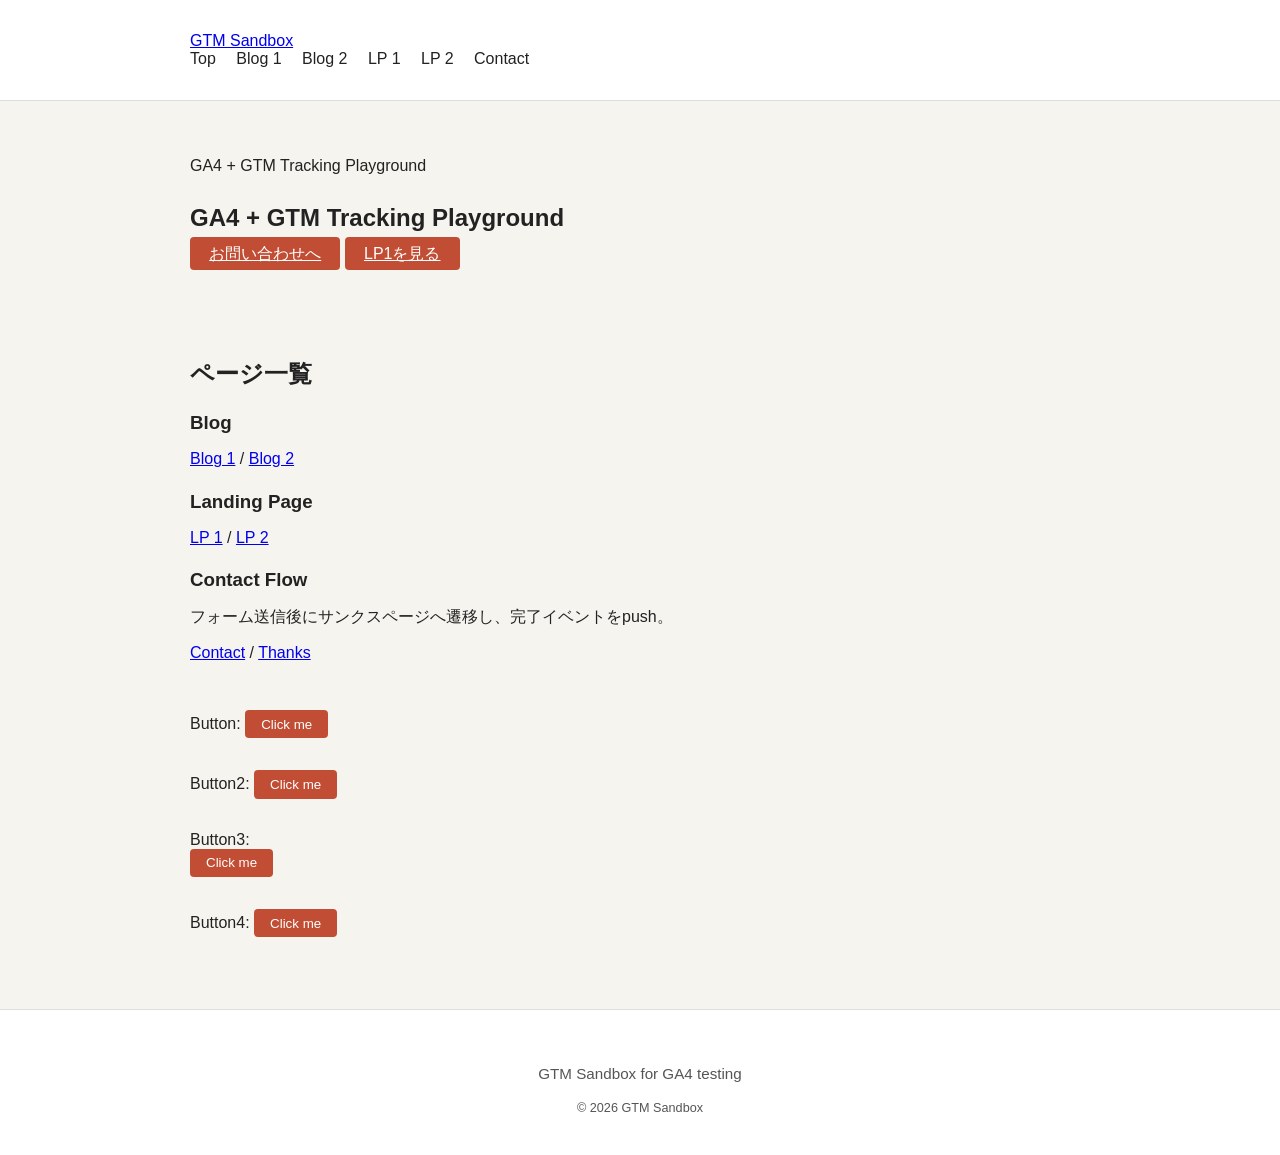
<file: index.html>
<!doctype html>
<html lang="ja">
    <head>
        <!-- Google Tag Manager -->
        <script>
            (function (w, d, s, l, i) {
                w[l] = w[l] || [];
                w[l].push({ 'gtm.start': new Date().getTime(), event: 'gtm.js' });
                var f = d.getElementsByTagName(s)[0],
                    j = d.createElement(s),
                    dl = l != 'dataLayer' ? '&l=' + l : '';
                j.async = true;
                j.src = 'https://www.googletagmanager.com/gtm.js?id=' + i + dl;
                f.parentNode.insertBefore(j, f);
            })(window, document, 'script', 'dataLayer', 'GTM-WM9JNK3D');
        </script>
        <!-- End Google Tag Manager -->
        <meta charset="UTF-8" />
        <meta name="viewport" content="width=device-width, initial-scale=1.0" />
        <title>トップページ | GTM Sandbox</title>
        <meta name="description" content="GTM/GA4計測テスト用のトップページです。" />
        <link rel="preconnect" href="https://fonts.googleapis.com" />
        <link rel="preconnect" href="https://fonts.gstatic.com" crossorigin />
        <link href="https://fonts.googleapis.com/css2?family=Zen+Kaku+Gothic+New:wght@400;500;700;900&family=M+PLUS+1+Code:wght@500&display=swap" rel="stylesheet" />
        <link rel="stylesheet" href="style.css" />
        <script src="script.js" defer></script>
    </head>
    <body data-page="home">
        <!-- Google Tag Manager (noscript) -->
        <noscript><iframe src="https://www.googletagmanager.com/ns.html?id=GTM-WM9JNK3D" height="0" width="0" style="display: none; visibility: hidden"></iframe></noscript>
        <!-- End Google Tag Manager (noscript) -->

        <header class="site-header">
            <div class="container nav-wrap">
                <a class="brand" href="index.html">GTM Sandbox</a>
                <nav class="main-nav" aria-label="メインナビゲーション">
                    <a href="index.html">Top</a>
                    <a href="blog-1.html">Blog 1</a>
                    <a href="blog-2.html">Blog 2</a>
                    <a href="lp-1.html">LP 1</a>
                    <a href="lp-2.html">LP 2</a>
                    <a href="contact.html">Contact</a>
                </nav>
            </div>
        </header>

        <main>
            <section class="hero">
                <div class="container hero-inner">
                    <p class="eyebrow">GA4 + GTM Tracking Playground</p>
                    <h1>GA4 + GTM Tracking Playground</h1>
                    <div class="hero-cta-row">
                        <a class="btn btn-primary js-track-cta" href="contact.html" data-cta-name="home_hero_contact">お問い合わせへ</a>
                        <a class="btn btn-ghost js-track-cta" href="lp-1.html" data-cta-name="home_hero_lp1">LP1を見る</a>
                    </div>
                </div>
            </section>


            <section class="section">
                <div class="container">
                    <h2>ページ一覧</h2>
                    <div class="grid cards-3">
                        <article class="card">
                            <h3>Blog</h3>
                            <p><a href="blog-1.html">Blog 1</a> / <a href="blog-2.html">Blog 2</a></p>
                        </article>
                        <article class="card">
                            <h3>Landing Page</h3>
                            <p><a href="lp-1.html">LP 1</a> / <a href="lp-2.html">LP 2</a></p>
                        </article>
                        <article class="card">
                            <h3>Contact Flow</h3>
                            <p>フォーム送信後にサンクスページへ遷移し、完了イベントをpush。</p>
                            <p><a href="contact.html">Contact</a> / <a href="thanks.html">Thanks</a></p>
                        </article>
                    </div>
                </div>
                <div class="container">Button: <button id="testButton" onclick="sendTapEvent()">Click me</button></div>
                <div class="container">Button2: <button id="testButton2">Click me</button></div>
                <div class="container" id="Button3">Button3: <div><button>Click me</button></div></div>
                <div class="container">Button4: <button>Click me</button></div>
            </section>
        </main>

        <footer class="site-footer">
            <div class="container footer-inner">
                <p>GTM Sandbox for GA4 testing</p>
                <small>&copy; 2026 GTM Sandbox</small>
            </div>
        </footer>
    </body>
</html>
</file>
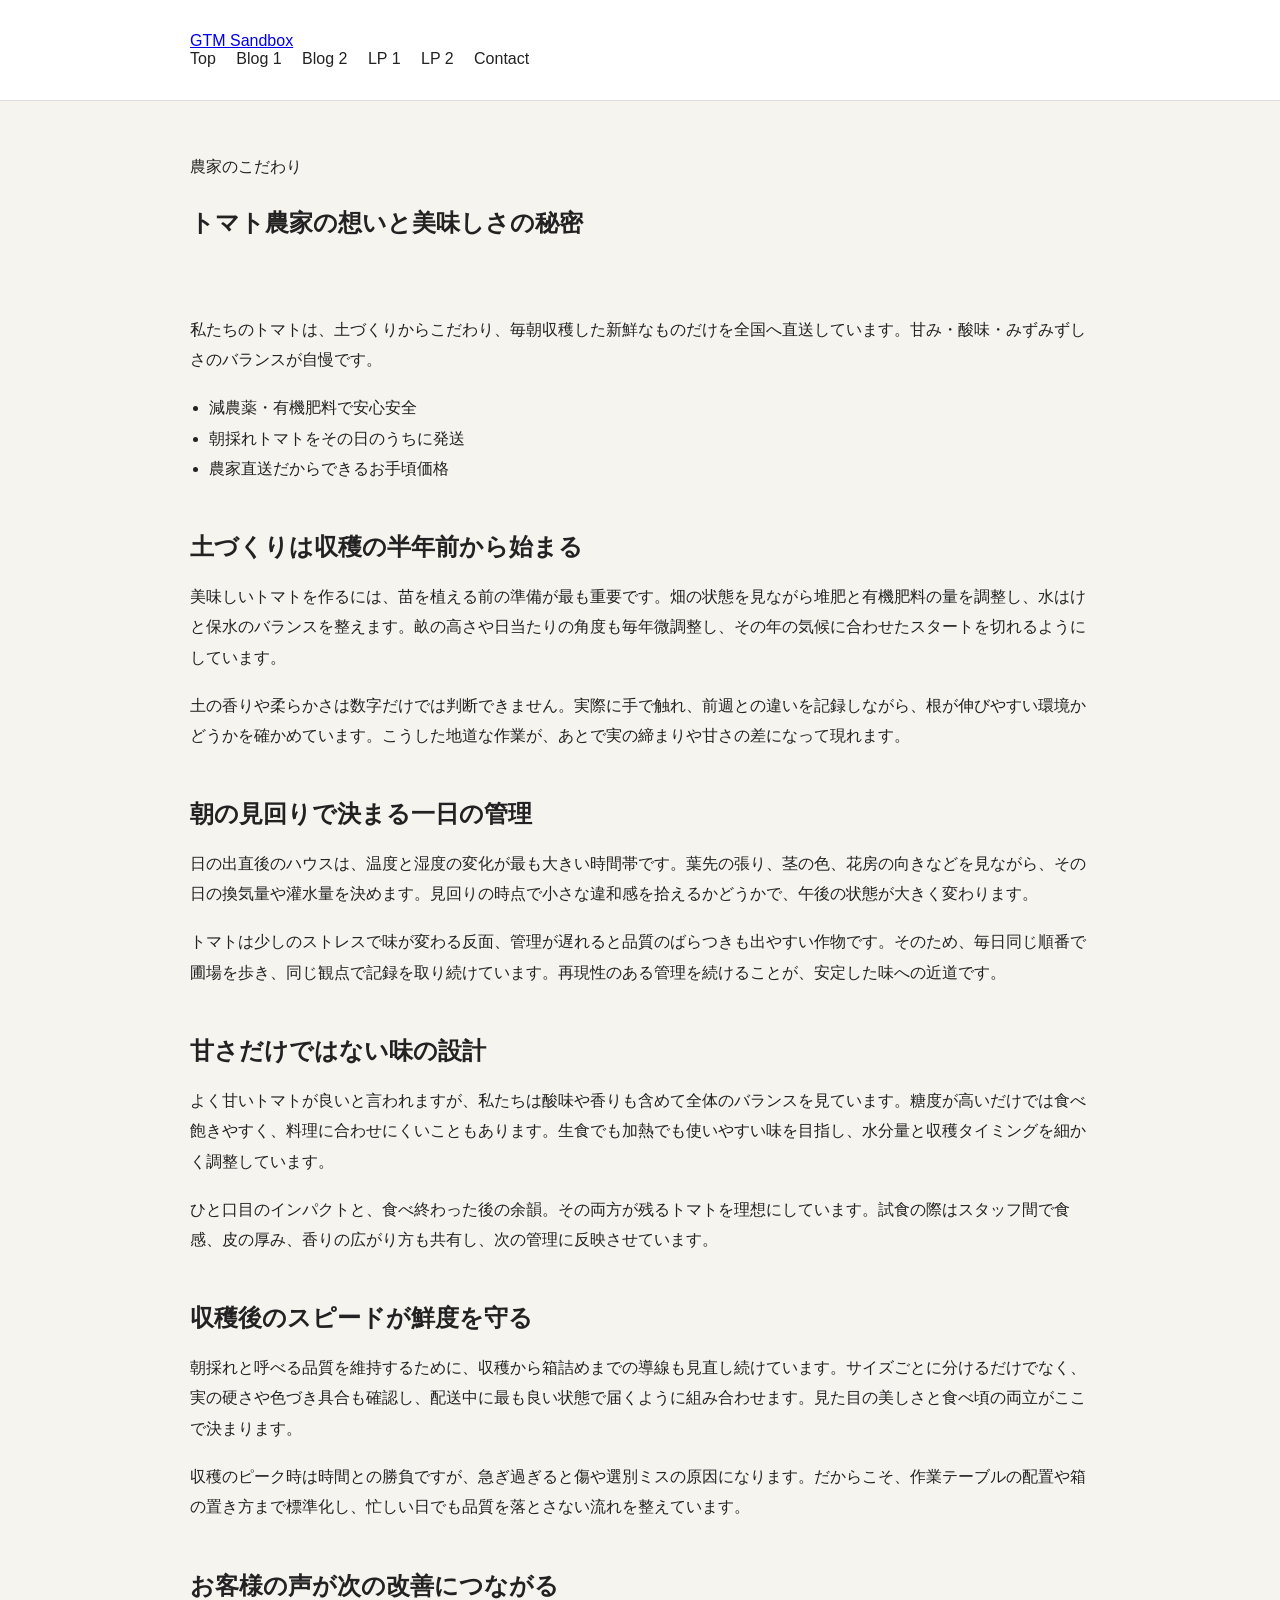
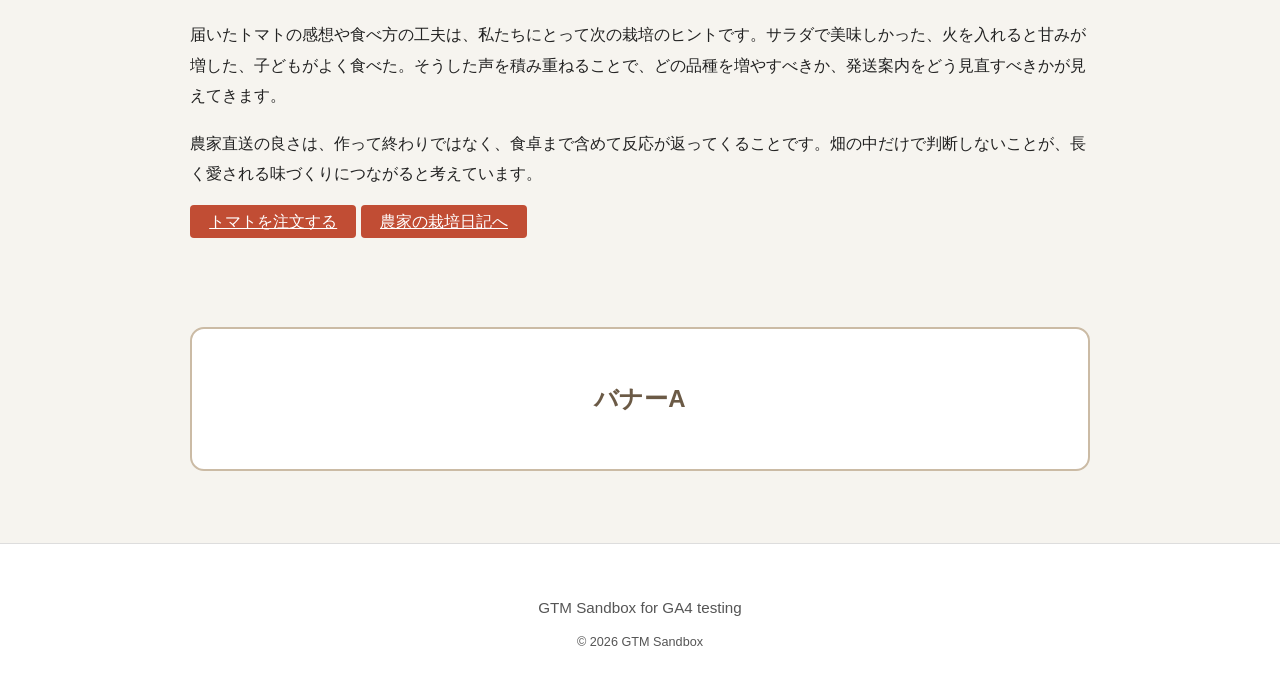
<file: blog-1.html>
<!doctype html>
<html lang="ja">
    <head>
        <!-- Google Tag Manager -->
        <script>
            (function (w, d, s, l, i) {
                w[l] = w[l] || [];
                w[l].push({ 'gtm.start': new Date().getTime(), event: 'gtm.js' });
                var f = d.getElementsByTagName(s)[0],
                    j = d.createElement(s),
                    dl = l !== 'dataLayer' ? '&l=' + l : '';
                j.async = true;
                j.src = 'https://www.googletagmanager.com/gtm.js?id=' + i + dl;
                f.parentNode.insertBefore(j, f);
            })(window, document, 'script', 'dataLayer', 'GTM-WM9JNK3D');
        </script>
        <!-- End Google Tag Manager -->
        <meta charset="UTF-8" />
        <meta name="viewport" content="width=device-width, initial-scale=1.0" />
        <title>Blog 1 | GTM Sandbox</title>
        <meta name="description" content="Blogページ1。GTM計測検証用。" />
        <link rel="preconnect" href="https://fonts.googleapis.com" />
        <link rel="preconnect" href="https://fonts.gstatic.com" crossorigin />
        <link href="https://fonts.googleapis.com/css2?family=Zen+Kaku+Gothic+New:wght@400;500;700;900&family=M+PLUS+1+Code:wght@500&display=swap" rel="stylesheet" />
        <link rel="stylesheet" href="style.css" />
        <script src="script.js" defer></script>
    </head>
    <body data-page="blog1">
        <!-- Google Tag Manager (noscript) -->
        <noscript>
            <iframe src="https://www.googletagmanager.com/ns.html?id=GTM-WM9JNK3D" height="0" width="0" style="display: none; visibility: hidden"></iframe>
        </noscript>
        <!-- End Google Tag Manager (noscript) -->

        <header class="site-header">
            <div class="container nav-wrap">
                <a class="brand" href="index.html">GTM Sandbox</a>
                <nav class="main-nav" aria-label="メインナビゲーション">
                    <a href="index.html">Top</a>
                    <a href="blog-1.html">Blog 1</a>
                    <a href="blog-2.html">Blog 2</a>
                    <a href="lp-1.html">LP 1</a>
                    <a href="lp-2.html">LP 2</a>
                    <a href="contact.html">Contact</a>
                </nav>
            </div>
        </header>

        <main>
            <section class="page-head">
                <div class="container">
                    <p class="page-kicker">農家のこだわり</p>
                    <h1>トマト農家の想いと美味しさの秘密</h1>
                </div>
            </section>

            <section class="section">
                <div class="container content blog-article">
                    <p>私たちのトマトは、土づくりからこだわり、毎朝収穫した新鮮なものだけを全国へ直送しています。甘み・酸味・みずみずしさのバランスが自慢です。</p>
                    <ul class="feature-list">
                        <li>減農薬・有機肥料で安心安全</li>
                        <li>朝採れトマトをその日のうちに発送</li>
                        <li>農家直送だからできるお手頃価格</li>
                    </ul>

                    <h2>土づくりは収穫の半年前から始まる</h2>
                    <p>美味しいトマトを作るには、苗を植える前の準備が最も重要です。畑の状態を見ながら堆肥と有機肥料の量を調整し、水はけと保水のバランスを整えます。畝の高さや日当たりの角度も毎年微調整し、その年の気候に合わせたスタートを切れるようにしています。</p>
                    <p>土の香りや柔らかさは数字だけでは判断できません。実際に手で触れ、前週との違いを記録しながら、根が伸びやすい環境かどうかを確かめています。こうした地道な作業が、あとで実の締まりや甘さの差になって現れます。</p>

                    <h2>朝の見回りで決まる一日の管理</h2>
                    <p>日の出直後のハウスは、温度と湿度の変化が最も大きい時間帯です。葉先の張り、茎の色、花房の向きなどを見ながら、その日の換気量や灌水量を決めます。見回りの時点で小さな違和感を拾えるかどうかで、午後の状態が大きく変わります。</p>
                    <p>トマトは少しのストレスで味が変わる反面、管理が遅れると品質のばらつきも出やすい作物です。そのため、毎日同じ順番で圃場を歩き、同じ観点で記録を取り続けています。再現性のある管理を続けることが、安定した味への近道です。</p>

                    <h2>甘さだけではない味の設計</h2>
                    <p>よく甘いトマトが良いと言われますが、私たちは酸味や香りも含めて全体のバランスを見ています。糖度が高いだけでは食べ飽きやすく、料理に合わせにくいこともあります。生食でも加熱でも使いやすい味を目指し、水分量と収穫タイミングを細かく調整しています。</p>
                    <p>ひと口目のインパクトと、食べ終わった後の余韻。その両方が残るトマトを理想にしています。試食の際はスタッフ間で食感、皮の厚み、香りの広がり方も共有し、次の管理に反映させています。</p>

                    <h2>収穫後のスピードが鮮度を守る</h2>
                    <p>朝採れと呼べる品質を維持するために、収穫から箱詰めまでの導線も見直し続けています。サイズごとに分けるだけでなく、実の硬さや色づき具合も確認し、配送中に最も良い状態で届くように組み合わせます。見た目の美しさと食べ頃の両立がここで決まります。</p>
                    <p>収穫のピーク時は時間との勝負ですが、急ぎ過ぎると傷や選別ミスの原因になります。だからこそ、作業テーブルの配置や箱の置き方まで標準化し、忙しい日でも品質を落とさない流れを整えています。</p>

                    <h2>お客様の声が次の改善につながる</h2>
                    <p>届いたトマトの感想や食べ方の工夫は、私たちにとって次の栽培のヒントです。サラダで美味しかった、火を入れると甘みが増した、子どもがよく食べた。そうした声を積み重ねることで、どの品種を増やすべきか、発送案内をどう見直すべきかが見えてきます。</p>
                    <p>農家直送の良さは、作って終わりではなく、食卓まで含めて反応が返ってくることです。畑の中だけで判断しないことが、長く愛される味づくりにつながると考えています。</p>

                    <p class="cta-row">
                        <a class="btn btn-primary js-track-cta" href="contact.html" data-cta-name="blog1_contact">トマトを注文する</a>
                        <a class="btn btn-ghost js-track-cta" href="blog-2.html" data-cta-name="blog1_to_blog2">農家の栽培日記へ</a>
                    </p>
                </div>
            </section>

            <section class="section blog-bottom-banner-section">
                <div class="container">
                    <div class="blog-bottom-banner" id="cta_bnr_a">バナーA</div>
                </div>
            </section>
        </main>

        <footer class="site-footer">
            <div class="container footer-inner">
                <p>GTM Sandbox for GA4 testing</p>
                <small>&copy; 2026 GTM Sandbox</small>
            </div>
        </footer>
    </body>
</html>
</file>
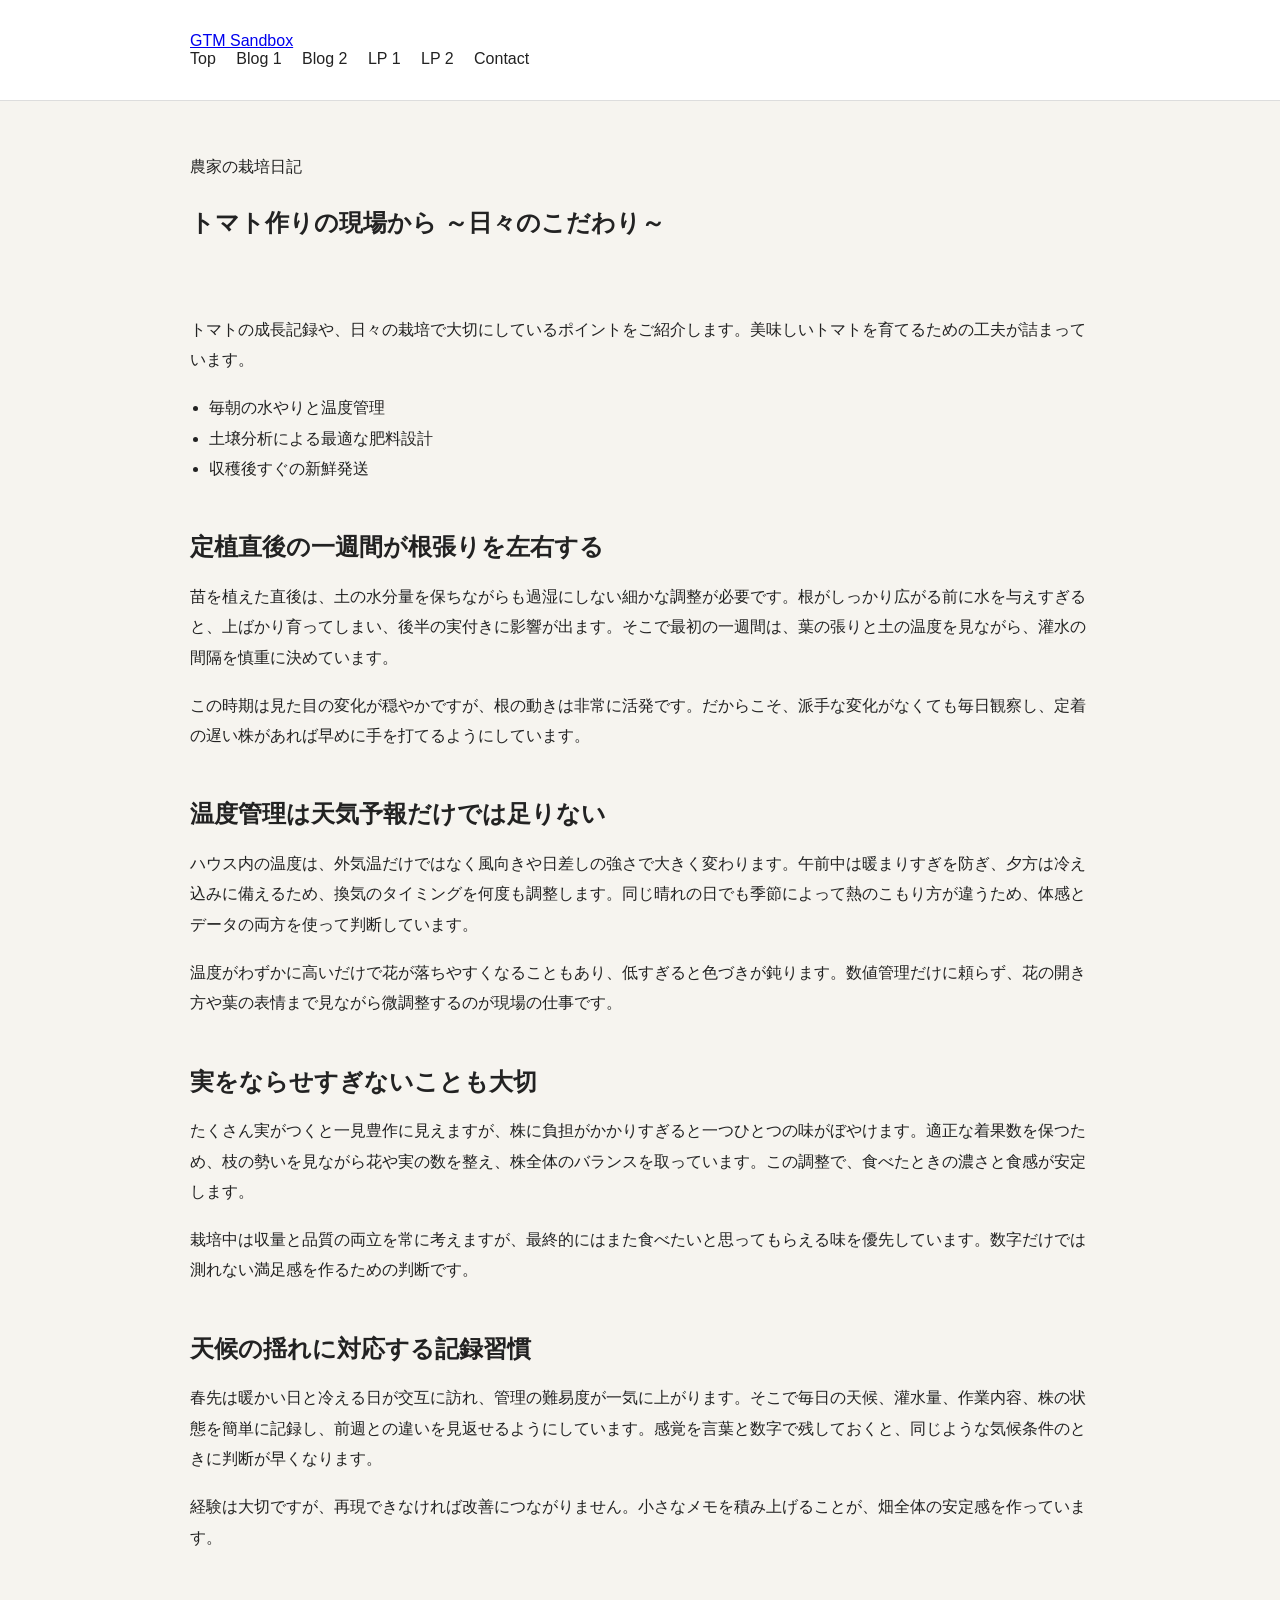
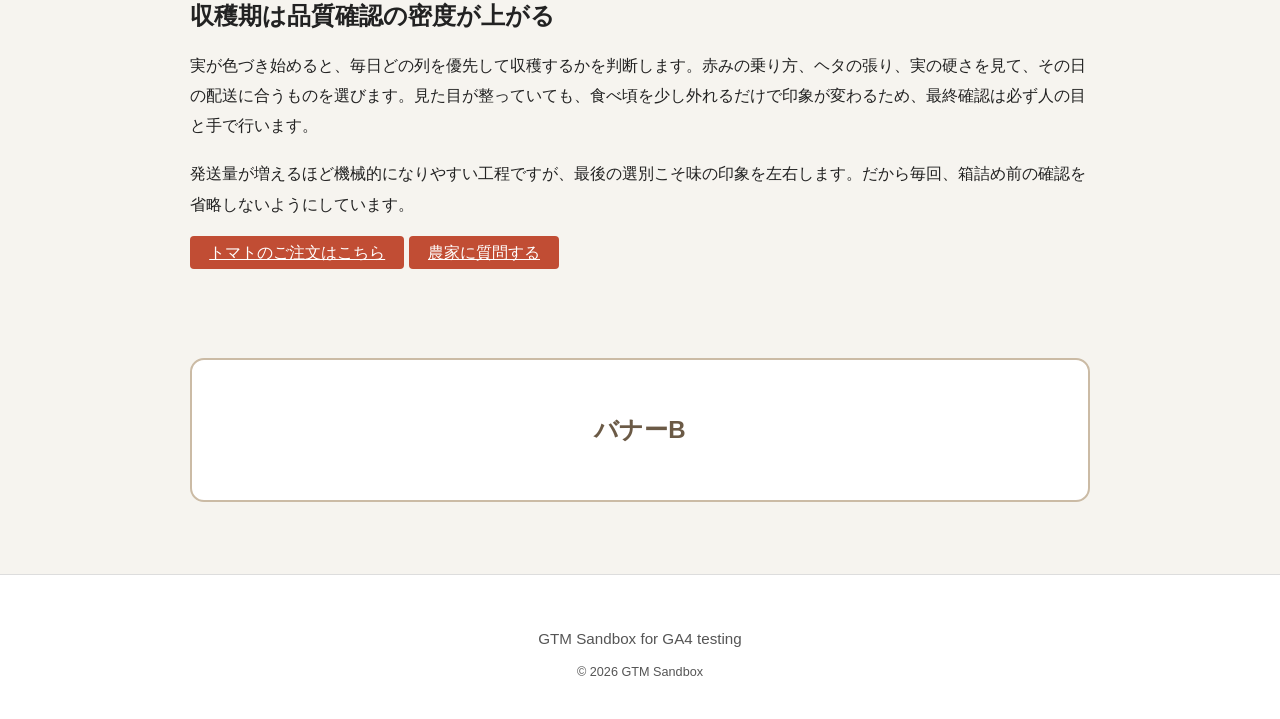
<file: blog-2.html>
<!doctype html>
<html lang="ja">
    <head>
        <!-- Google Tag Manager -->
        <script>
            (function (w, d, s, l, i) {
                w[l] = w[l] || [];
                w[l].push({ 'gtm.start': new Date().getTime(), event: 'gtm.js' });
                var f = d.getElementsByTagName(s)[0],
                    j = d.createElement(s),
                    dl = l !== 'dataLayer' ? '&l=' + l : '';
                j.async = true;
                j.src = 'https://www.googletagmanager.com/gtm.js?id=' + i + dl;
                f.parentNode.insertBefore(j, f);
            })(window, document, 'script', 'dataLayer', 'GTM-WM9JNK3D');
        </script>
        <!-- End Google Tag Manager -->
        <meta charset="UTF-8" />
        <meta name="viewport" content="width=device-width, initial-scale=1.0" />
        <title>Blog 2 | GTM Sandbox</title>
        <meta name="description" content="Blogページ2。GTM計測検証用。" />
        <link rel="preconnect" href="https://fonts.googleapis.com" />
        <link rel="preconnect" href="https://fonts.gstatic.com" crossorigin />
        <link href="https://fonts.googleapis.com/css2?family=Zen+Kaku+Gothic+New:wght@400;500;700;900&family=M+PLUS+1+Code:wght@500&display=swap" rel="stylesheet" />
        <link rel="stylesheet" href="style.css" />
        <script src="script.js" defer></script>
    </head>
    <body data-page="blog2">
        <!-- Google Tag Manager (noscript) -->
        <noscript>
            <iframe src="https://www.googletagmanager.com/ns.html?id=GTM-WM9JNK3D" height="0" width="0" style="display: none; visibility: hidden"></iframe>
        </noscript>
        <!-- End Google Tag Manager (noscript) -->

        <header class="site-header">
            <div class="container nav-wrap">
                <a class="brand" href="index.html">GTM Sandbox</a>
                <nav class="main-nav" aria-label="メインナビゲーション">
                    <a href="index.html">Top</a>
                    <a href="blog-1.html">Blog 1</a>
                    <a href="blog-2.html">Blog 2</a>
                    <a href="lp-1.html">LP 1</a>
                    <a href="lp-2.html">LP 2</a>
                    <a href="contact.html">Contact</a>
                </nav>
            </div>
        </header>

        <main>
            <section class="page-head">
                <div class="container">
                    <p class="page-kicker">農家の栽培日記</p>
                    <h1>トマト作りの現場から ～日々のこだわり～</h1>
                </div>
            </section>

            <section class="section">
                <div class="container content blog-article">
                    <p>トマトの成長記録や、日々の栽培で大切にしているポイントをご紹介します。美味しいトマトを育てるための工夫が詰まっています。</p>
                    <ul class="feature-list">
                        <li>毎朝の水やりと温度管理</li>
                        <li>土壌分析による最適な肥料設計</li>
                        <li>収穫後すぐの新鮮発送</li>
                    </ul>

                    <h2>定植直後の一週間が根張りを左右する</h2>
                    <p>苗を植えた直後は、土の水分量を保ちながらも過湿にしない細かな調整が必要です。根がしっかり広がる前に水を与えすぎると、上ばかり育ってしまい、後半の実付きに影響が出ます。そこで最初の一週間は、葉の張りと土の温度を見ながら、灌水の間隔を慎重に決めています。</p>
                    <p>この時期は見た目の変化が穏やかですが、根の動きは非常に活発です。だからこそ、派手な変化がなくても毎日観察し、定着の遅い株があれば早めに手を打てるようにしています。</p>

                    <h2>温度管理は天気予報だけでは足りない</h2>
                    <p>ハウス内の温度は、外気温だけではなく風向きや日差しの強さで大きく変わります。午前中は暖まりすぎを防ぎ、夕方は冷え込みに備えるため、換気のタイミングを何度も調整します。同じ晴れの日でも季節によって熱のこもり方が違うため、体感とデータの両方を使って判断しています。</p>
                    <p>温度がわずかに高いだけで花が落ちやすくなることもあり、低すぎると色づきが鈍ります。数値管理だけに頼らず、花の開き方や葉の表情まで見ながら微調整するのが現場の仕事です。</p>

                    <h2>実をならせすぎないことも大切</h2>
                    <p>たくさん実がつくと一見豊作に見えますが、株に負担がかかりすぎると一つひとつの味がぼやけます。適正な着果数を保つため、枝の勢いを見ながら花や実の数を整え、株全体のバランスを取っています。この調整で、食べたときの濃さと食感が安定します。</p>
                    <p>栽培中は収量と品質の両立を常に考えますが、最終的にはまた食べたいと思ってもらえる味を優先しています。数字だけでは測れない満足感を作るための判断です。</p>

                    <h2>天候の揺れに対応する記録習慣</h2>
                    <p>春先は暖かい日と冷える日が交互に訪れ、管理の難易度が一気に上がります。そこで毎日の天候、灌水量、作業内容、株の状態を簡単に記録し、前週との違いを見返せるようにしています。感覚を言葉と数字で残しておくと、同じような気候条件のときに判断が早くなります。</p>
                    <p>経験は大切ですが、再現できなければ改善につながりません。小さなメモを積み上げることが、畑全体の安定感を作っています。</p>

                    <h2>収穫期は品質確認の密度が上がる</h2>
                    <p>実が色づき始めると、毎日どの列を優先して収穫するかを判断します。赤みの乗り方、ヘタの張り、実の硬さを見て、その日の配送に合うものを選びます。見た目が整っていても、食べ頃を少し外れるだけで印象が変わるため、最終確認は必ず人の目と手で行います。</p>
                    <p>発送量が増えるほど機械的になりやすい工程ですが、最後の選別こそ味の印象を左右します。だから毎回、箱詰め前の確認を省略しないようにしています。</p>

                    <p class="cta-row">
                        <a class="btn btn-primary js-track-cta" href="lp-1.html" data-cta-name="blog2_to_lp1">トマトのご注文はこちら</a>
                        <a class="btn btn-ghost js-track-cta" href="contact.html" data-cta-name="blog2_contact">農家に質問する</a>
                    </p>
                </div>
            </section>

            <section class="section blog-bottom-banner-section">
                <div class="container">
                    <div class="blog-bottom-banner" id="cta_bnr_b">バナーB</div>
                </div>
            </section>
        </main>

        <footer class="site-footer">
            <div class="container footer-inner">
                <p>GTM Sandbox for GA4 testing</p>
                <small>&copy; 2026 GTM Sandbox</small>
            </div>
        </footer>
    </body>
</html>
</file>
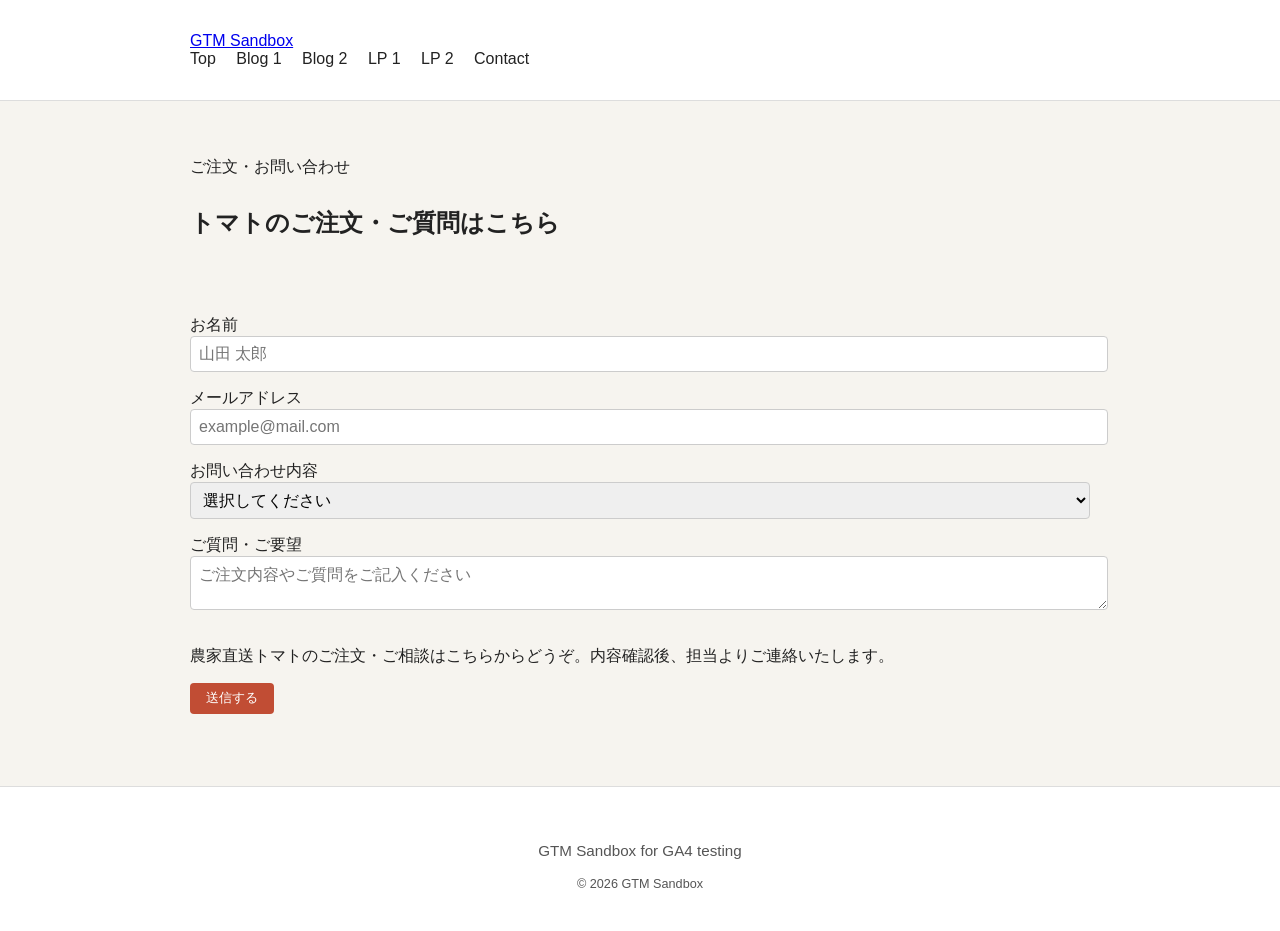
<file: contact.html>
<!doctype html>
<html lang="ja">
    <head>
        <!-- Google Tag Manager -->
        <script>
            (function (w, d, s, l, i) {
                w[l] = w[l] || [];
                w[l].push({ 'gtm.start': new Date().getTime(), event: 'gtm.js' });
                var f = d.getElementsByTagName(s)[0],
                    j = d.createElement(s),
                    dl = l !== 'dataLayer' ? '&l=' + l : '';
                j.async = true;
                j.src = 'https://www.googletagmanager.com/gtm.js?id=' + i + dl;
                f.parentNode.insertBefore(j, f);
            })(window, document, 'script', 'dataLayer', 'GTM-WM9JNK3D');
        </script>
        <!-- End Google Tag Manager -->
        <meta charset="UTF-8" />
        <meta name="viewport" content="width=device-width, initial-scale=1.0" />
        <title>お問い合わせフォーム | GTM Sandbox</title>
        <meta name="description" content="お問い合わせフォームページ。送信後はサンクスページへ遷移。" />
        <link rel="preconnect" href="https://fonts.googleapis.com" />
        <link rel="preconnect" href="https://fonts.gstatic.com" crossorigin />
        <link href="https://fonts.googleapis.com/css2?family=Zen+Kaku+Gothic+New:wght@400;500;700;900&family=M+PLUS+1+Code:wght@500&display=swap" rel="stylesheet" />
        <link rel="stylesheet" href="style.css" />
        <script src="script.js" defer></script>
    </head>
    <body data-page="contact">
        <!-- Google Tag Manager (noscript) -->
        <noscript>
            <iframe src="https://www.googletagmanager.com/ns.html?id=GTM-WM9JNK3D" height="0" width="0" style="display: none; visibility: hidden"></iframe>
        </noscript>
        <!-- End Google Tag Manager (noscript) -->

        <header class="site-header">
            <div class="container nav-wrap">
                <a class="brand" href="index.html">GTM Sandbox</a>
                <nav class="main-nav" aria-label="メインナビゲーション">
                    <a href="index.html">Top</a>
                    <a href="blog-1.html">Blog 1</a>
                    <a href="blog-2.html">Blog 2</a>
                    <a href="lp-1.html">LP 1</a>
                    <a href="lp-2.html">LP 2</a>
                    <a href="contact.html">Contact</a>
                </nav>
            </div>
        </header>

        <main>
            <section class="page-head">
                <div class="container">
                    <p class="page-kicker">ご注文・お問い合わせ</p>
                    <h1>トマトのご注文・ご質問はこちら</h1>
                </div>
            </section>

            <section class="section">
                <div class="container content">
                    <form id="contact-form" class="form-layout" novalidate>
                        <label>
                            お名前
                            <input type="text" name="name" placeholder="山田 太郎" required />
                        </label>

                        <label>
                            メールアドレス
                            <input type="email" name="email" placeholder="example@mail.com" required />
                        </label>

                        <label>
                            お問い合わせ内容
                            <select name="inquiryType" required>
                                <option value="">選択してください</option>
                                <option value="order">トマトの注文</option>
                                <option value="gift">贈答・ギフト相談</option>
                                <option value="question">栽培や商品について</option>
                                <option value="other">その他</option>
                            </select>
                        </label>

                        <label>
                            ご質問・ご要望
                            <textarea name="message" placeholder="ご注文内容やご質問をご記入ください" required></textarea>
                        </label>

                        <p class="form-note">農家直送トマトのご注文・ご相談はこちらからどうぞ。内容確認後、担当よりご連絡いたします。</p>

                        <button type="submit" class="btn btn-primary">送信する</button>
                    </form>
                </div>
            </section>
        </main>

        <footer class="site-footer">
            <div class="container footer-inner">
                <p>GTM Sandbox for GA4 testing</p>
                <small>&copy; 2026 GTM Sandbox</small>
            </div>
        </footer>
    </body>
</html>
</file>
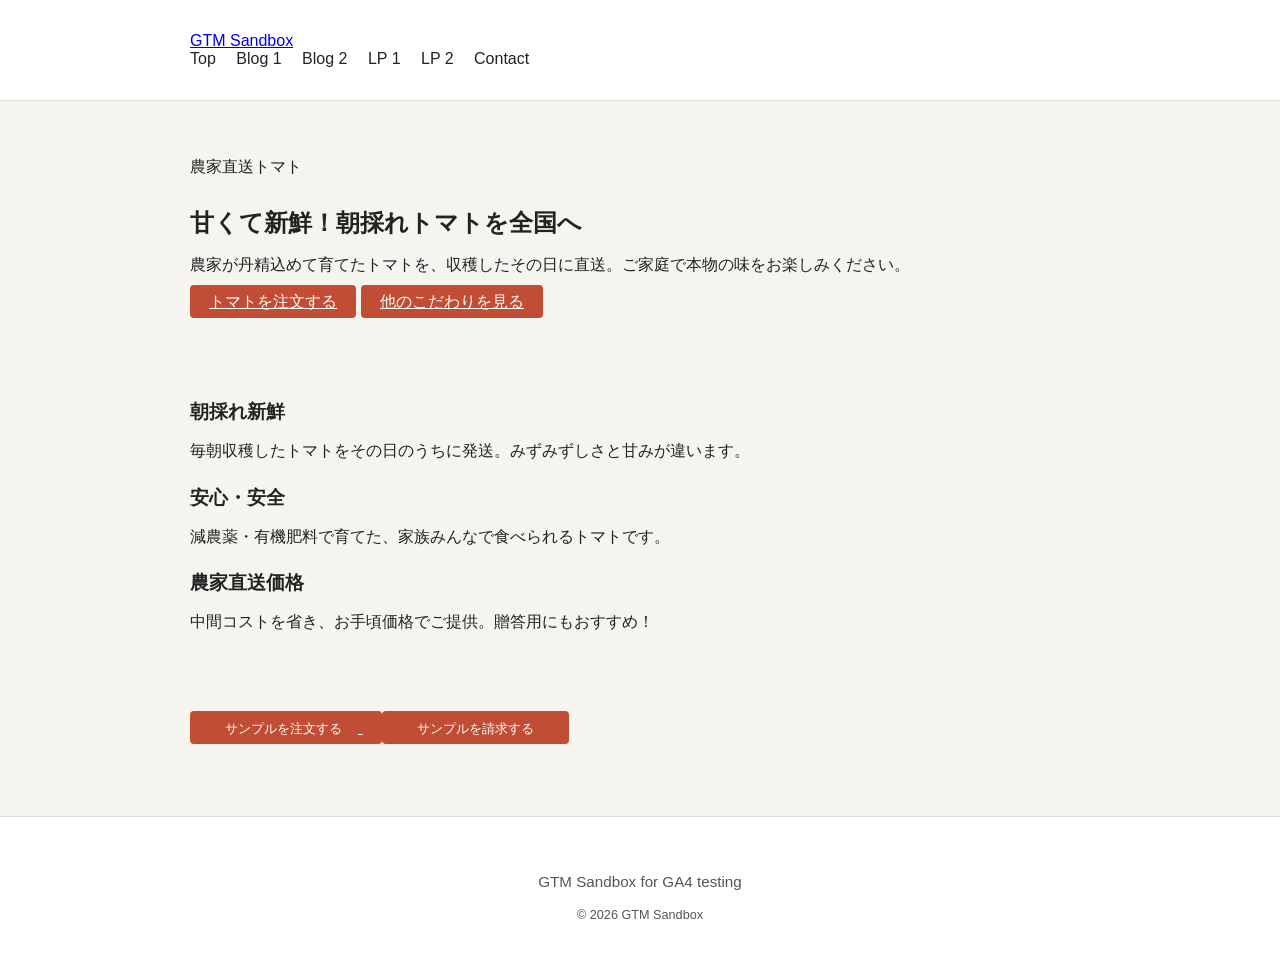
<file: lp-1.html>
<!doctype html>
<html lang="ja">
    <head>
        <!-- Google Tag Manager -->
        <script>
            (function (w, d, s, l, i) {
                w[l] = w[l] || [];
                w[l].push({ 'gtm.start': new Date().getTime(), event: 'gtm.js' });
                var f = d.getElementsByTagName(s)[0],
                    j = d.createElement(s),
                    dl = l !== 'dataLayer' ? '&l=' + l : '';
                j.async = true;
                j.src = 'https://www.googletagmanager.com/gtm.js?id=' + i + dl;
                f.parentNode.insertBefore(j, f);
            })(window, document, 'script', 'dataLayer', 'GTM-WM9JNK3D');
        </script>
        <!-- End Google Tag Manager -->
        <meta charset="UTF-8" />
        <meta name="viewport" content="width=device-width, initial-scale=1.0" />
        <title>LP 1 | GTM Sandbox</title>
        <meta name="description" content="ランディングページ1。GTM計測検証用。" />
        <link rel="preconnect" href="https://fonts.googleapis.com" />
        <link rel="preconnect" href="https://fonts.gstatic.com" crossorigin />
        <link href="https://fonts.googleapis.com/css2?family=Zen+Kaku+Gothic+New:wght@400;500;700;900&family=M+PLUS+1+Code:wght@500&display=swap" rel="stylesheet" />
        <link rel="stylesheet" href="style.css" />
        <script src="script.js" defer></script>
    </head>
    <body data-page="lp1">
        <!-- Google Tag Manager (noscript) -->
        <noscript>
            <iframe src="https://www.googletagmanager.com/ns.html?id=GTM-WM9JNK3D" height="0" width="0" style="display: none; visibility: hidden"></iframe>
        </noscript>
        <!-- End Google Tag Manager (noscript) -->

        <header class="site-header">
            <div class="container nav-wrap">
                <a class="brand" href="index.html">GTM Sandbox</a>
                <nav class="main-nav" aria-label="メインナビゲーション">
                    <a href="index.html">Top</a>
                    <a href="blog-1.html">Blog 1</a>
                    <a href="blog-2.html">Blog 2</a>
                    <a href="lp-1.html">LP 1</a>
                    <a href="lp-2.html">LP 2</a>
                    <a href="contact.html">Contact</a>
                </nav>
            </div>
        </header>

        <main>
            <section class="hero">
                <div class="container hero-inner">
                    <p class="eyebrow">農家直送トマト</p>
                    <h1>甘くて新鮮！朝採れトマトを全国へ</h1>
                    <p class="hero-copy">農家が丹精込めて育てたトマトを、収穫したその日に直送。ご家庭で本物の味をお楽しみください。</p>
                    <div class="hero-cta-row">
                        <a class="btn btn-primary js-track-cta" href="contact.html" data-cta-name="lp1_hero_contact" id="cta_btn_lp1">トマトを注文する</a>
                        <a class="btn btn-ghost js-track-cta" href="lp-2.html" data-cta-name="lp1_to_lp2">他のこだわりを見る</a>
                    </div>
                </div>
            </section>

            <section class="section">
                <div class="container grid cards-3">
                    <article class="card">
                        <h3>朝採れ新鮮</h3>
                        <p>毎朝収穫したトマトをその日のうちに発送。みずみずしさと甘みが違います。</p>
                    </article>
                    <article class="card">
                        <h3>安心・安全</h3>
                        <p>減農薬・有機肥料で育てた、家族みんなで食べられるトマトです。</p>
                    </article>
                    <article class="card">
                        <h3>農家直送価格</h3>
                        <p>中間コストを省き、お手頃価格でご提供。贈答用にもおすすめ！</p>
                    </article>
                </div>
            </section>

            <section class="section">
                <div class="container sample-btn-wrap">
                    <div class="sample-btn-group">
                        <a class="btn btn-primary js-track-cta" href="contact.html" data-cta-name="lp1_sample_btn">
                            <button type="button">サンプルを注文する</button>
                        </a>
                        <a class="btn btn-secondary js-track-cta" href="contact.html" data-cta-name="lp1_sample_btn_2" id="cta_btn_lp1_sample">
                            <button type="button" id="btn_lp1_sample">サンプルを請求する</button>
                        </a>
                    </div>
                </div>
            </section>
        </main>

        <footer class="site-footer">
            <div class="container footer-inner">
                <p>GTM Sandbox for GA4 testing</p>
                <small>&copy; 2026 GTM Sandbox</small>
            </div>
        </footer>
    </body>
</html>
</file>
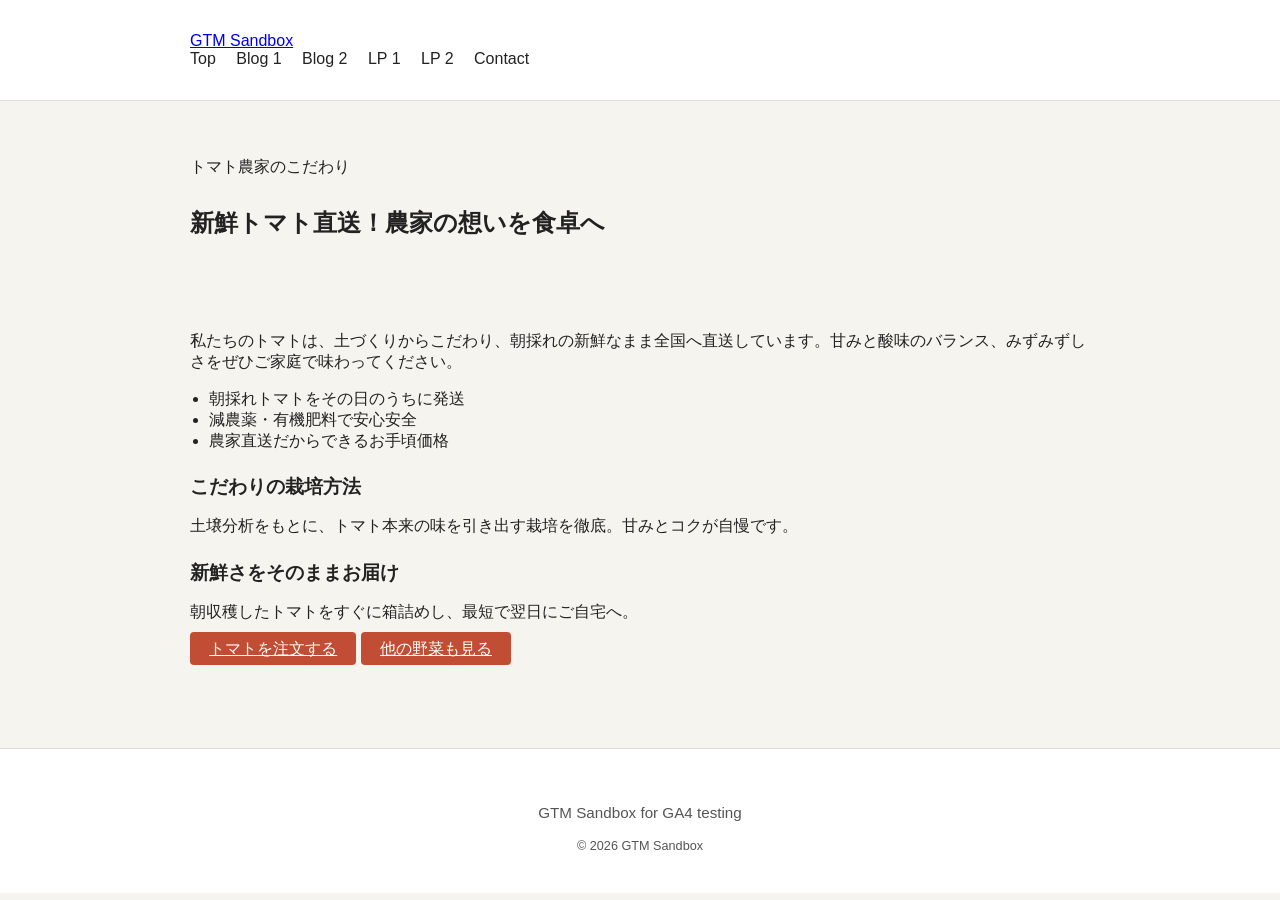
<file: lp-2.html>
<!doctype html>
<html lang="ja">
    <head>
        <!-- Google Tag Manager -->
        <script>
            (function (w, d, s, l, i) {
                w[l] = w[l] || [];
                w[l].push({ 'gtm.start': new Date().getTime(), event: 'gtm.js' });
                var f = d.getElementsByTagName(s)[0],
                    j = d.createElement(s),
                    dl = l !== 'dataLayer' ? '&l=' + l : '';
                j.async = true;
                j.src = 'https://www.googletagmanager.com/gtm.js?id=' + i + dl;
                f.parentNode.insertBefore(j, f);
            })(window, document, 'script', 'dataLayer', 'GTM-WM9JNK3D');
        </script>
        <!-- End Google Tag Manager -->
        <meta charset="UTF-8" />
        <meta name="viewport" content="width=device-width, initial-scale=1.0" />
        <title>LP 2 | GTM Sandbox</title>
        <meta name="description" content="ランディングページ2。GTM計測検証用。" />
        <link rel="preconnect" href="https://fonts.googleapis.com" />
        <link rel="preconnect" href="https://fonts.gstatic.com" crossorigin />
        <link href="https://fonts.googleapis.com/css2?family=Zen+Kaku+Gothic+New:wght@400;500;700;900&family=M+PLUS+1+Code:wght@500&display=swap" rel="stylesheet" />
        <link rel="stylesheet" href="style.css" />
        <script src="script.js" defer></script>
    </head>
    <body data-page="lp2">
        <!-- Google Tag Manager (noscript) -->
        <noscript>
            <iframe src="https://www.googletagmanager.com/ns.html?id=GTM-WM9JNK3D" height="0" width="0" style="display: none; visibility: hidden"></iframe>
        </noscript>
        <!-- End Google Tag Manager (noscript) -->

        <header class="site-header">
            <div class="container nav-wrap">
                <a class="brand" href="index.html">GTM Sandbox</a>
                <nav class="main-nav" aria-label="メインナビゲーション">
                    <a href="index.html">Top</a>
                    <a href="blog-1.html">Blog 1</a>
                    <a href="blog-2.html">Blog 2</a>
                    <a href="lp-1.html">LP 1</a>
                    <a href="lp-2.html">LP 2</a>
                    <a href="contact.html">Contact</a>
                </nav>
            </div>
        </header>

        <main>
            <section class="page-head">
                <div class="container">
                    <p class="page-kicker">トマト農家のこだわり</p>
                    <h1>新鮮トマト直送！農家の想いを食卓へ</h1>
                </div>
            </section>

            <section class="section">
                <div class="container content">
                    <p>私たちのトマトは、土づくりからこだわり、朝採れの新鮮なまま全国へ直送しています。甘みと酸味のバランス、みずみずしさをぜひご家庭で味わってください。</p>
                    <ul class="feature-list">
                        <li>朝採れトマトをその日のうちに発送</li>
                        <li>減農薬・有機肥料で安心安全</li>
                        <li>農家直送だからできるお手頃価格</li>
                    </ul>
                    <div class="grid cards-2">
                        <article class="card">
                            <h3>こだわりの栽培方法</h3>
                            <p>土壌分析をもとに、トマト本来の味を引き出す栽培を徹底。甘みとコクが自慢です。</p>
                        </article>
                        <article class="card">
                            <h3>新鮮さをそのままお届け</h3>
                            <p>朝収穫したトマトをすぐに箱詰めし、最短で翌日にご自宅へ。</p>
                        </article>
                    </div>
                    <p class="cta-row" style="margin-top: 1rem">
                        <a class="btn btn-primary js-track-cta" href="contact.html" data-cta-name="lp2_main_contact" id="cta_btn_lp2">トマトを注文する</a>
                        <a class="btn btn-ghost js-track-cta" href="lp-1.html" data-cta-name="lp2_to_lp1">他の野菜も見る</a>
                    </p>
                </div>
            </section>
        </main>

        <footer class="site-footer">
            <div class="container footer-inner">
                <p>GTM Sandbox for GA4 testing</p>
                <small>&copy; 2026 GTM Sandbox</small>
            </div>
        </footer>
    </body>
</html>
</file>
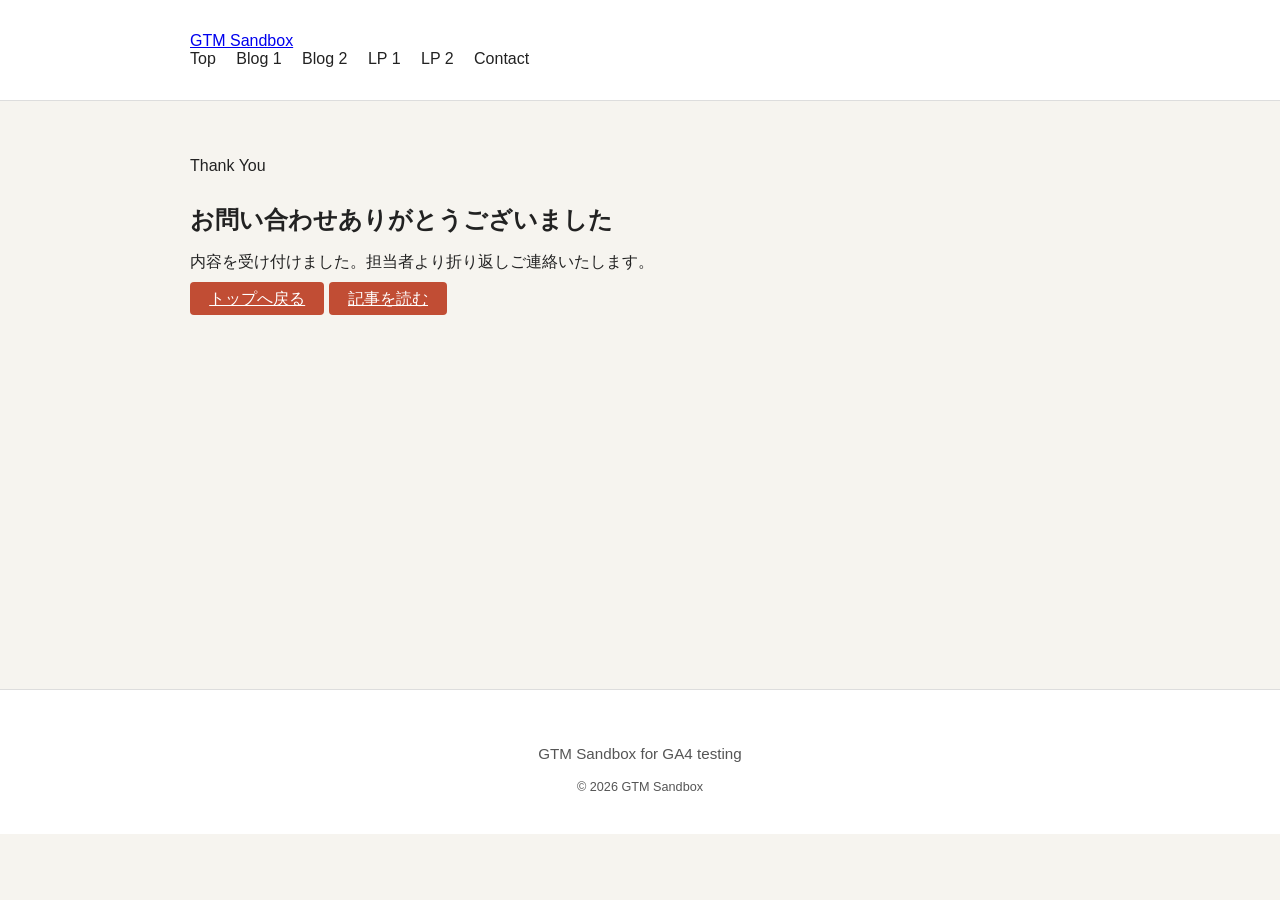
<file: thanks.html>
<!doctype html>
<html lang="ja">
<head>
    <!-- Google Tag Manager -->
    <script>
        (function (w, d, s, l, i) {
            w[l] = w[l] || [];
            w[l].push({ 'gtm.start': new Date().getTime(), event: 'gtm.js' });
            var f = d.getElementsByTagName(s)[0],
                j = d.createElement(s),
                dl = l !== 'dataLayer' ? '&l=' + l : '';
            j.async = true;
            j.src = 'https://www.googletagmanager.com/gtm.js?id=' + i + dl;
            f.parentNode.insertBefore(j, f);
        })(window, document, 'script', 'dataLayer', 'GTM-WM9JNK3D');
    </script>
    <!-- End Google Tag Manager -->
    <meta charset="UTF-8">
    <meta name="viewport" content="width=device-width, initial-scale=1.0">
    <title>お問い合わせ完了 | GTM Sandbox</title>
    <meta name="description" content="お問い合わせ完了ページ。">
    <link rel="preconnect" href="https://fonts.googleapis.com">
    <link rel="preconnect" href="https://fonts.gstatic.com" crossorigin>
    <link href="https://fonts.googleapis.com/css2?family=Zen+Kaku+Gothic+New:wght@400;500;700;900&family=M+PLUS+1+Code:wght@500&display=swap" rel="stylesheet">
    <link rel="stylesheet" href="style.css">
    <script src="script.js" defer></script>
</head>
<body data-page="thanks">
    <!-- Google Tag Manager (noscript) -->
    <noscript>
        <iframe src="https://www.googletagmanager.com/ns.html?id=GTM-WM9JNK3D" height="0" width="0" style="display:none;visibility:hidden"></iframe>
    </noscript>
    <!-- End Google Tag Manager (noscript) -->

    <header class="site-header">
        <div class="container nav-wrap">
            <a class="brand" href="index.html">GTM Sandbox</a>
            <nav class="main-nav" aria-label="メインナビゲーション">
                <a href="index.html">Top</a>
                <a href="blog-1.html">Blog 1</a>
                <a href="blog-2.html">Blog 2</a>
                <a href="lp-1.html">LP 1</a>
                <a href="lp-2.html">LP 2</a>
                <a href="contact.html">Contact</a>
            </nav>
        </div>
    </header>

    <main>
        <section class="section">
            <div class="container content">
                <p class="page-kicker">Thank You</p>
                <h1>お問い合わせありがとうございました</h1>
                <p>内容を受け付けました。担当者より折り返しご連絡いたします。</p>
                <p class="cta-row" style="margin-top: 1rem;">
                    <a class="btn btn-primary js-track-cta" href="index.html" data-cta-name="thanks_to_home">トップへ戻る</a>
                    <a class="btn btn-ghost js-track-cta" href="blog-1.html" data-cta-name="thanks_to_blog1">記事を読む</a>
                </p>
            </div>
        </section>
    </main>

    <footer class="site-footer">
        <div class="container footer-inner">
            <p>GTM Sandbox for GA4 testing</p>
            <small>&copy; 2026 GTM Sandbox</small>
        </div>
    </footer>
</body>
</html>
</file>
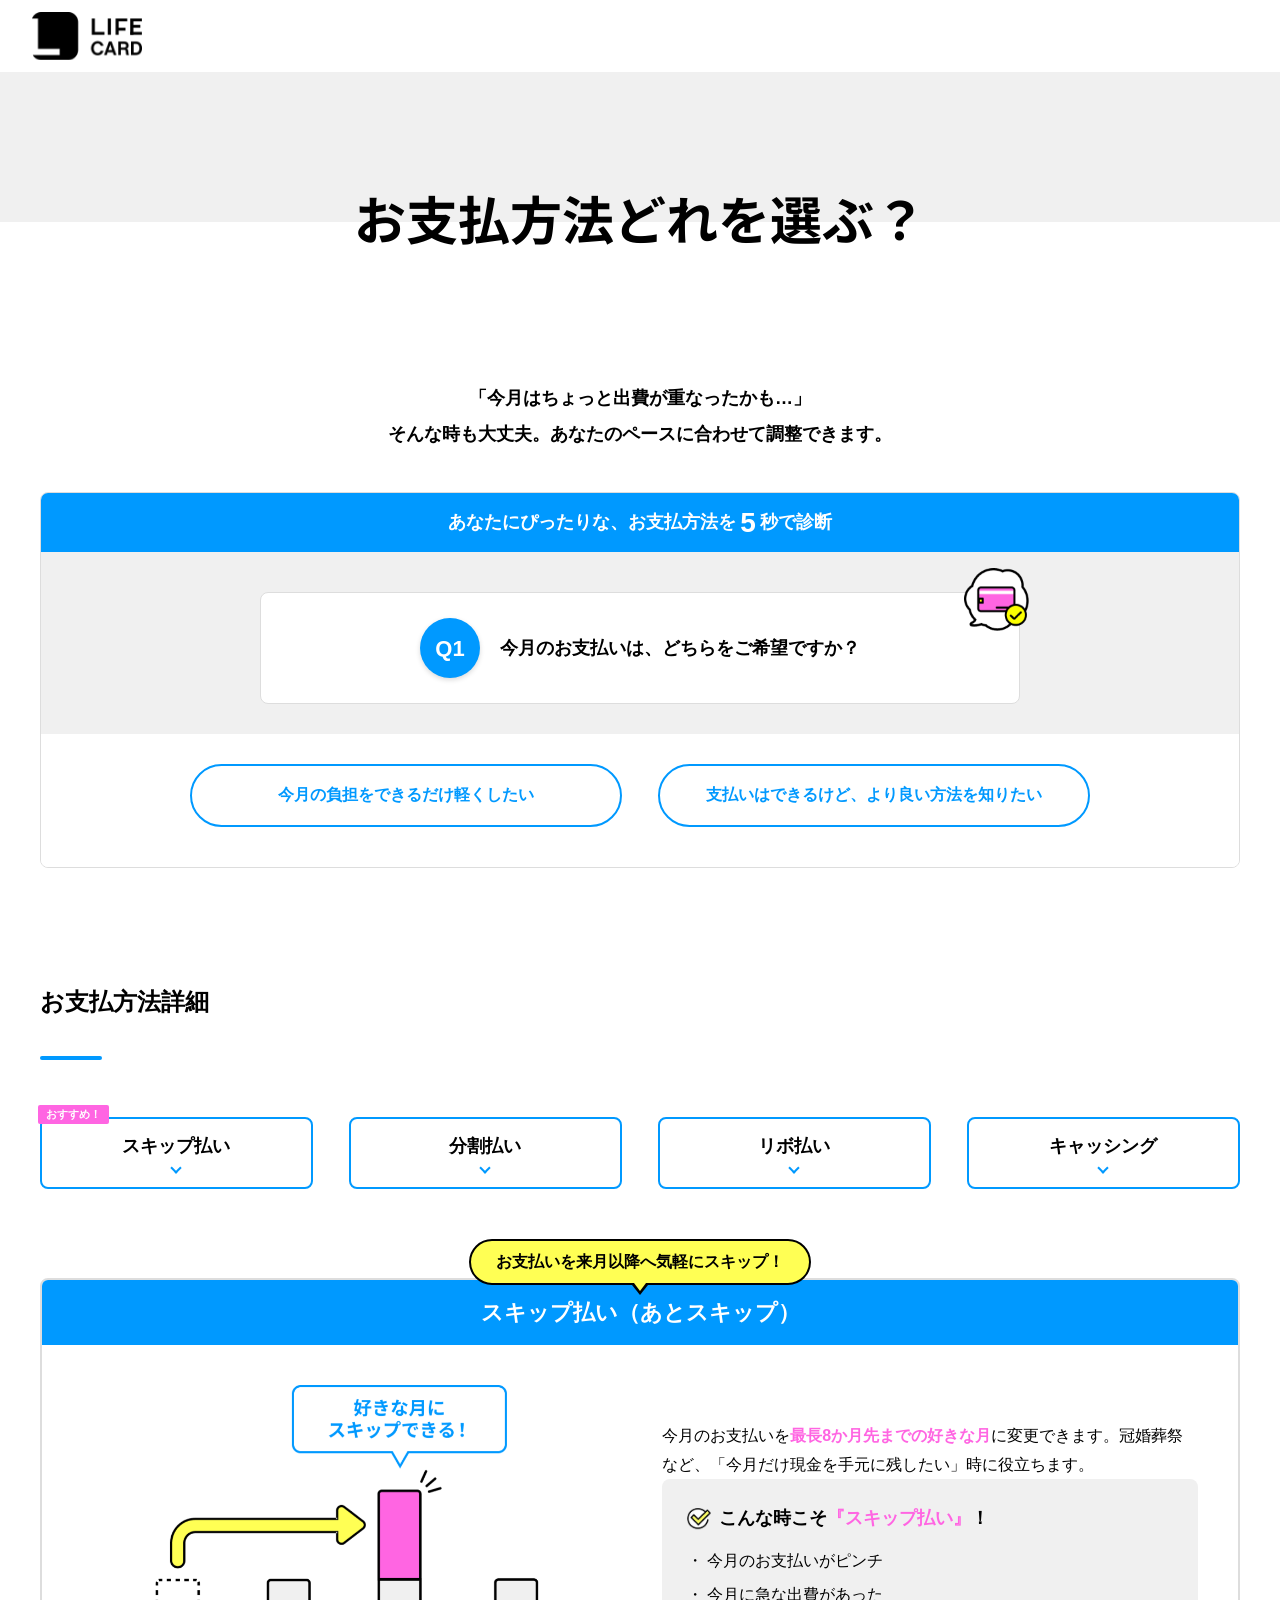
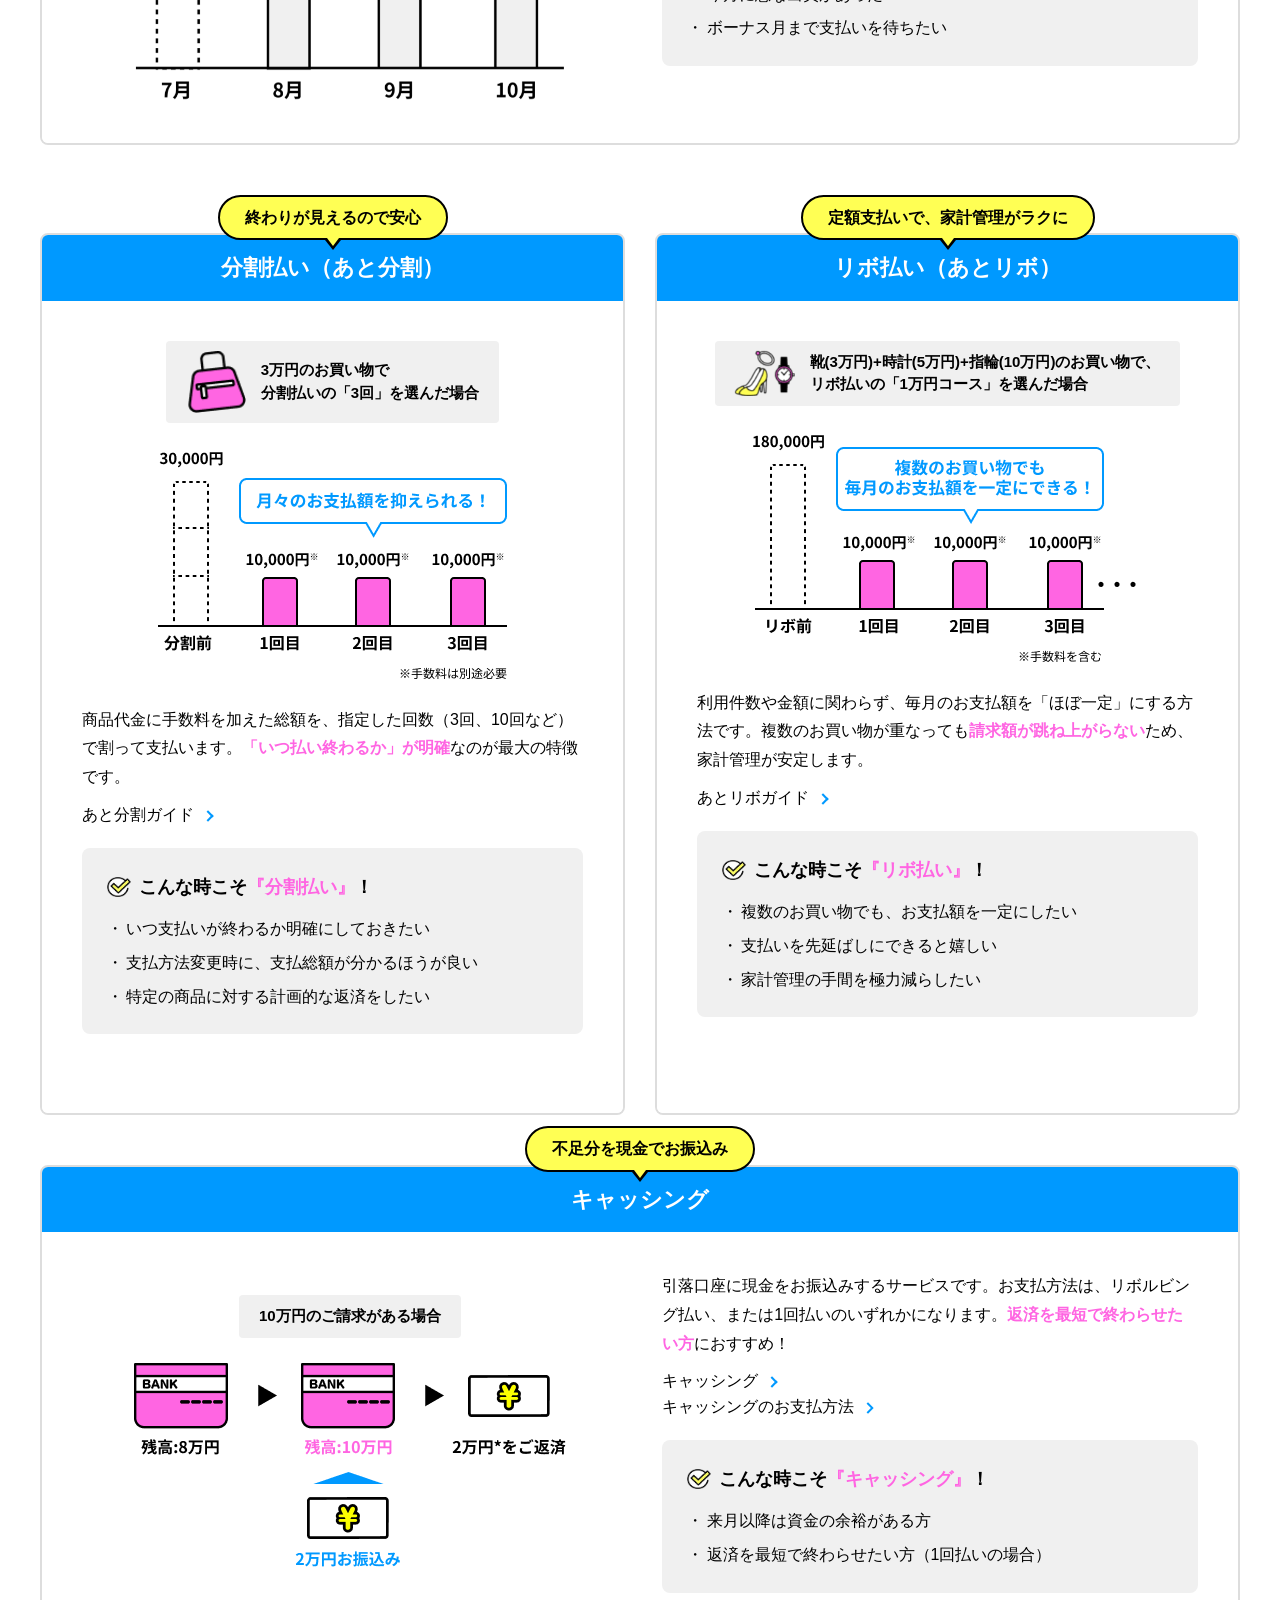
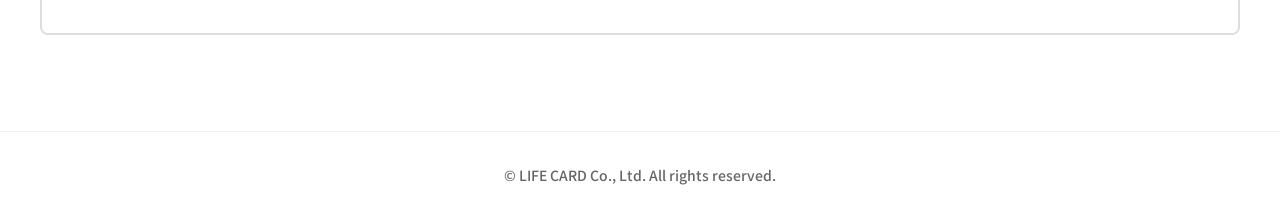
<file: howto/payment/choose.html>
<!DOCTYPE html>
<!-- saved from url=(0048)https://pre.lifecard.co.jp/howto/payment/choose/ -->
<html lang="ja"><head prefix="og: http://ogp.me/ns# fb: http://ogp.me/ns/fb# article: http://ogp.me/ns/article#"><meta http-equiv="Content-Type" content="text/html; charset=UTF-8">
    <!-- Google Tag Manager -->
    <script>
        (function (w, d, s, l, i) {
            w[l] = w[l] || [];
            w[l].push({ 'gtm.start': new Date().getTime(), event: 'gtm.js' });
            var f = d.getElementsByTagName(s)[0],
                j = d.createElement(s),
                dl = l !== 'dataLayer' ? '&l=' + l : '';
            j.async = true;
            j.src = 'https://www.googletagmanager.com/gtm.js?id=' + i + dl;
            f.parentNode.insertBefore(j, f);
        })(window, document, 'script', 'dataLayer', 'GTM-WM9JNK3D');
    </script>
    <!-- End Google Tag Manager -->
  <meta http-equiv="X-UA-Compatible" content="IE=edge">
  <meta name="viewport" content="width=device-width, initial-scale=1, minimum-scale=1.0, user-scalable=yes, shrink-to-fit=no">
  <meta name="format-detection" content="telephone=no">
  <title>お支払方法どれを選ぶ？ | クレジットカードはライフカード</title>
  <script type="text/javascript" async="" src="./お支払方法どれを選ぶ？ _ クレジットカードはライフカード_files/destination"></script><script src="./お支払方法どれを選ぶ？ _ クレジットカードはライフカード_files/239904609076478" async=""></script><script async="" src="./お支払方法どれを選ぶ？ _ クレジットカードはライフカード_files/fbevents.js.ダウンロード"></script><script type="text/javascript" async="" src="./お支払方法どれを選ぶ？ _ クレジットカードはライフカード_files/js"></script><script type="text/javascript" async="" src="./お支払方法どれを選ぶ？ _ クレジットカードはライフカード_files/js(1)"></script><script async="" src="./お支払方法どれを選ぶ？ _ クレジットカードはライフカード_files/gtm.js.ダウンロード"></script><script type="text/javascript" src="./お支払方法どれを選ぶ？ _ クレジットカードはライフカード_files/gtm(1).js.ダウンロード"></script>
  <meta name="description" content="「今月はちょっと出費が重なったかも…」そんな時も大丈夫。あなたのペースに合わせて調整できます。">
  <meta property="og:type" content="article">
  <meta property="og:title" content="お支払方法どれを選ぶ？ | クレジットカードはライフカード">
  <meta property="og:description" content="「今月はちょっと出費が重なったかも…」そんな時も大丈夫。あなたのペースに合わせて調整できます。">
  <meta property="og:url" content="https://www.lifecard.co.jp/howto/payment/choose/">
  <link rel="canonical" href="https://www.lifecard.co.jp/howto/payment/choose/">
  <meta property="og:image" content="https://www.lifecard.co.jp/app-files/img/symbol/ogp.webp">
  <meta property="og:site_name" content="クレジットカードはライフカード">
  <meta property="og:locale" content="ja_JP">
  <meta name="robots" content="noindex">
  <link rel="shortcut icon" href="https://pre.lifecard.co.jp/app-files/img/symbol/favicon.ico">
  <link rel="apple-touch-icon-precomposed" href="https://pre.lifecard.co.jp/app-files/img/symbol/apple-touch-icon.webp">
  <link rel="stylesheet" href="./お支払方法どれを選ぶ？ _ クレジットカードはライフカード_files/app.css">
  <link rel="stylesheet" href="./お支払方法どれを選ぶ？ _ クレジットカードはライフカード_files/subpage_common.css">
  <link rel="stylesheet" href="./お支払方法どれを選ぶ？ _ クレジットカードはライフカード_files/style.css">
  <script src="./お支払方法どれを選ぶ？ _ クレジットカードはライフカード_files/sindan.js.ダウンロード"></script>
  <script type="application/ld+json">
{
  "@context": "https://schema.org",
  "@type": "Organization",
  "url": "https://www.lifecard.co.jp/",
  "logo": "https://www.lifecard.co.jp/app-files/img/symbol/logo_main_01.webp"
}
</script>
<style type="text/css">/*!
	Modaal - accessible modals - v0.4.4
	by Humaan, for all humans.
	http://humaan.com
 */
.modaal-noscroll {
  overflow: hidden; }

.modaal-accessible-hide {
  position: absolute !important;
  clip: rect(1px 1px 1px 1px);
  /* IE6, IE7 */
  clip: rect(1px, 1px, 1px, 1px);
  padding: 0 !important;
  border: 0 !important;
  height: 1px !important;
  width: 1px !important;
  overflow: hidden; }

.modaal-overlay {
  position: fixed;
  top: 0;
  left: 0;
  width: 100%;
  height: 100%;
  z-index: 999;
  opacity: 0; }

.modaal-wrapper {
  display: block;
  position: fixed;
  top: 0;
  left: 0;
  width: 100%;
  height: 100%;
  z-index: 9999;
  overflow: auto;
  opacity: 1;
  box-sizing: border-box;
  -webkit-overflow-scrolling: touch;
  transition: all 0.3s ease-in-out; }
  .modaal-wrapper * {
    box-sizing: border-box;
    -webkit-font-smoothing: antialiased;
    -moz-osx-font-smoothing: grayscale;
    -webkit-backface-visibility: hidden; }
  .modaal-wrapper .modaal-close {
    border: none;
    background: transparent;
    padding: 0;
    -webkit-appearance: none; }
  .modaal-wrapper.modaal-start_none {
    display: none;
    opacity: 1; }
  .modaal-wrapper.modaal-start_fade {
    opacity: 0; }
  .modaal-wrapper *[tabindex="0"] {
    outline: none !important; }
  .modaal-wrapper.modaal-fullscreen {
    overflow: hidden; }

.modaal-outer-wrapper {
  display: table;
  position: relative;
  width: 100%;
  height: 100%; }
  .modaal-fullscreen .modaal-outer-wrapper {
    display: block; }

.modaal-inner-wrapper {
  display: table-cell;
  width: 100%;
  height: 100%;
  position: relative;
  vertical-align: middle;
  text-align: center;
  padding: 80px 25px; }
  .modaal-fullscreen .modaal-inner-wrapper {
    padding: 0;
    display: block;
    vertical-align: top; }

.modaal-container {
  position: relative;
  display: inline-block;
  width: 100%;
  margin: auto;
  text-align: left;
  color: #000;
  max-width: 1000px;
  border-radius: 0px;
  background: #fff;
  box-shadow: 0 4px 15px rgba(0, 0, 0, 0.2);
  cursor: auto; }
  .modaal-container.is_loading {
    height: 100px;
    width: 100px;
    overflow: hidden; }
  .modaal-fullscreen .modaal-container {
    max-width: none;
    height: 100%;
    overflow: auto; }

.modaal-close {
  position: fixed;
  right: 20px;
  top: 20px;
  color: #fff;
  cursor: pointer;
  opacity: 1;
  width: 50px;
  height: 50px;
  background: rgba(0, 0, 0, 0);
  border-radius: 100%;
  transition: all 0.2s ease-in-out; }
  .modaal-close:focus, .modaal-close:hover {
    outline: none;
    background: #fff; }
    .modaal-close:focus:before, .modaal-close:focus:after, .modaal-close:hover:before, .modaal-close:hover:after {
      background: #b93d0c; }
  .modaal-close span {
    position: absolute !important;
    clip: rect(1px 1px 1px 1px);
    /* IE6, IE7 */
    clip: rect(1px, 1px, 1px, 1px);
    padding: 0 !important;
    border: 0 !important;
    height: 1px !important;
    width: 1px !important;
    overflow: hidden; }
  .modaal-close:before, .modaal-close:after {
    display: block;
    content: " ";
    position: absolute;
    top: 14px;
    left: 23px;
    width: 4px;
    height: 22px;
    border-radius: 4px;
    background: #fff;
    transition: background 0.2s ease-in-out; }
  .modaal-close:before {
    transform: rotate(-45deg); }
  .modaal-close:after {
    transform: rotate(45deg); }
  .modaal-fullscreen .modaal-close {
    background: #afb7bc;
    right: 10px;
    top: 10px; }

.modaal-content-container {
  padding: 30px; }

.modaal-confirm-wrap {
  padding: 30px 0 0;
  text-align: center;
  font-size: 0; }

.modaal-confirm-btn {
  font-size: 14px;
  display: inline-block;
  margin: 0 10px;
  vertical-align: middle;
  cursor: pointer;
  border: none;
  background: transparent; }
  .modaal-confirm-btn.modaal-ok {
    padding: 10px 15px;
    color: #fff;
    background: #555;
    border-radius: 3px;
    transition: background 0.2s ease-in-out; }
    .modaal-confirm-btn.modaal-ok:hover {
      background: #2f2f2f; }
  .modaal-confirm-btn.modaal-cancel {
    text-decoration: underline; }
    .modaal-confirm-btn.modaal-cancel:hover {
      text-decoration: none;
      color: #2f2f2f; }

@keyframes instaReveal {
  0% {
    opacity: 0; }
  100% {
    opacity: 1; } }

@-o-keyframes instaReveal {
  0% {
    opacity: 0; }
  100% {
    opacity: 1; } }

@-moz-keyframes instaReveal {
  0% {
    opacity: 0; }
  100% {
    opacity: 1; } }

@-webkit-keyframes instaReveal {
  0% {
    opacity: 0; }
  100% {
    opacity: 1; } }

@-ms-keyframes instaReveal {
  0% {
    opacity: 0; }
  100% {
    opacity: 1; } }

.modaal-instagram .modaal-container {
  width: auto;
  background: transparent;
  box-shadow: none !important; }

.modaal-instagram .modaal-content-container {
  padding: 0;
  background: transparent; }

.modaal-instagram .modaal-content-container > blockquote {
  width: 1px !important;
  height: 1px !important;
  opacity: 0 !important; }

.modaal-instagram iframe {
  opacity: 0;
  margin: -6px !important;
  border-radius: 0 !important;
  width: 1000px !important;
  max-width: 800px !important;
  box-shadow: none !important;
  animation: instaReveal 1s linear forwards; }

.modaal-image .modaal-inner-wrapper {
  padding-left: 140px;
  padding-right: 140px; }

.modaal-image .modaal-container {
  width: auto;
  max-width: 100%; }

.modaal-gallery-wrap {
  position: relative;
  color: #fff; }

.modaal-gallery-item {
  display: none; }
  .modaal-gallery-item img {
    display: block; }
  .modaal-gallery-item.is_active {
    display: block; }

.modaal-gallery-label {
  position: absolute;
  left: 0;
  width: 100%;
  margin: 20px 0 0;
  font-size: 18px;
  text-align: center;
  color: #fff; }
  .modaal-gallery-label:focus {
    outline: none; }

.modaal-gallery-control {
  position: absolute;
  top: 50%;
  transform: translateY(-50%);
  opacity: 1;
  cursor: pointer;
  color: #fff;
  width: 50px;
  height: 50px;
  background: rgba(0, 0, 0, 0);
  border: none;
  border-radius: 100%;
  transition: all 0.2s ease-in-out; }
  .modaal-gallery-control.is_hidden {
    opacity: 0;
    cursor: default; }
  .modaal-gallery-control:focus, .modaal-gallery-control:hover {
    outline: none;
    background: #fff; }
    .modaal-gallery-control:focus:before, .modaal-gallery-control:focus:after, .modaal-gallery-control:hover:before, .modaal-gallery-control:hover:after {
      background: #afb7bc; }
  .modaal-gallery-control span {
    position: absolute !important;
    clip: rect(1px 1px 1px 1px);
    /* IE6, IE7 */
    clip: rect(1px, 1px, 1px, 1px);
    padding: 0 !important;
    border: 0 !important;
    height: 1px !important;
    width: 1px !important;
    overflow: hidden; }
  .modaal-gallery-control:before, .modaal-gallery-control:after {
    display: block;
    content: " ";
    position: absolute;
    top: 16px;
    left: 25px;
    width: 4px;
    height: 18px;
    border-radius: 4px;
    background: #fff;
    transition: background 0.2s ease-in-out; }
  .modaal-gallery-control:before {
    margin: -5px 0 0;
    transform: rotate(-45deg); }
  .modaal-gallery-control:after {
    margin: 5px 0 0;
    transform: rotate(45deg); }

.modaal-gallery-next-inner {
  left: 100%;
  margin-left: 40px; }

.modaal-gallery-next-outer {
  right: 45px; }

.modaal-gallery-prev:before, .modaal-gallery-prev:after {
  left: 22px; }

.modaal-gallery-prev:before {
  margin: 5px 0 0;
  transform: rotate(-45deg); }

.modaal-gallery-prev:after {
  margin: -5px 0 0;
  transform: rotate(45deg); }

.modaal-gallery-prev-inner {
  right: 100%;
  margin-right: 40px; }

.modaal-gallery-prev-outer {
  left: 45px; }

.modaal-video-wrap {
  margin: auto 50px;
  position: relative; }

.modaal-video-container {
  position: relative;
  padding-bottom: 56.25%;
  height: 0;
  overflow: hidden;
  max-width: 100%;
  box-shadow: 0 0 10px rgba(0, 0, 0, 0.3);
  background: #000;
  max-width: 1300px;
  margin-left: auto;
  margin-right: auto; }
  .modaal-video-container iframe,
  .modaal-video-container object,
  .modaal-video-container embed {
    position: absolute;
    top: 0;
    left: 0;
    width: 100%;
    height: 100%; }

.modaal-iframe .modaal-content {
  width: 100%;
  height: 100%; }

.modaal-iframe-elem {
  width: 100%;
  height: 100%;
  display: block; }

@media only screen and (min-width: 1400px) {
  .modaal-video-container {
    padding-bottom: 0;
    height: 731px; } }

@media only screen and (max-width: 1140px) {
  .modaal-image .modaal-inner-wrapper {
    padding-left: 25px;
    padding-right: 25px; }
  .modaal-gallery-control {
    top: auto;
    bottom: 20px;
    transform: none;
    background: rgba(0, 0, 0, 0.7); }
    .modaal-gallery-control:before, .modaal-gallery-control:after {
      background: #fff; }
  .modaal-gallery-next {
    left: auto;
    right: 20px; }
  .modaal-gallery-prev {
    left: 20px;
    right: auto; } }

@media screen and (max-width: 900px) {
  .modaal-instagram iframe {
    width: 500px !important; } }

@media screen and (max-height: 1100px) {
  .modaal-instagram iframe {
    width: 700px !important; } }

@media screen and (max-height: 1000px) {
  .modaal-inner-wrapper {
    padding-top: 60px;
    padding-bottom: 60px; }
  .modaal-instagram iframe {
    width: 600px !important; } }

@media screen and (max-height: 900px) {
  .modaal-instagram iframe {
    width: 500px !important; }
  .modaal-video-container {
    max-width: 900px;
    max-height: 510px; } }

@media only screen and (max-width: 600px) {
  .modaal-instagram iframe {
    width: 280px !important; } }

@media only screen and (max-height: 820px) {
  .modaal-gallery-label {
    display: none; } }

.modaal-loading-spinner {
  background: none;
  position: absolute;
  width: 200px;
  height: 200px;
  top: 50%;
  left: 50%;
  margin: -100px 0 0 -100px;
  transform: scale(0.25); }

@-ms-keyframes modaal-loading-spinner {
  0% {
    opacity: 1;
    -ms-transform: scale(1.5);
    -moz-transform: scale(1.5);
    -webkit-transform: scale(1.5);
    -o-transform: scale(1.5);
    transform: scale(1.5); }
  100% {
    opacity: .1;
    -ms-transform: scale(1);
    -moz-transform: scale(1);
    -webkit-transform: scale(1);
    -o-transform: scale(1);
    transform: scale(1); } }

@-moz-keyframes modaal-loading-spinner {
  0% {
    opacity: 1;
    -ms-transform: scale(1.5);
    -moz-transform: scale(1.5);
    -webkit-transform: scale(1.5);
    -o-transform: scale(1.5);
    transform: scale(1.5); }
  100% {
    opacity: .1;
    -ms-transform: scale(1);
    -moz-transform: scale(1);
    -webkit-transform: scale(1);
    -o-transform: scale(1);
    transform: scale(1); } }

@-webkit-keyframes modaal-loading-spinner {
  0% {
    opacity: 1;
    -ms-transform: scale(1.5);
    -moz-transform: scale(1.5);
    -webkit-transform: scale(1.5);
    -o-transform: scale(1.5);
    transform: scale(1.5); }
  100% {
    opacity: .1;
    -ms-transform: scale(1);
    -moz-transform: scale(1);
    -webkit-transform: scale(1);
    -o-transform: scale(1);
    transform: scale(1); } }

@-o-keyframes modaal-loading-spinner {
  0% {
    opacity: 1;
    -ms-transform: scale(1.5);
    -moz-transform: scale(1.5);
    -webkit-transform: scale(1.5);
    -o-transform: scale(1.5);
    transform: scale(1.5); }
  100% {
    opacity: .1;
    -ms-transform: scale(1);
    -moz-transform: scale(1);
    -webkit-transform: scale(1);
    -o-transform: scale(1);
    transform: scale(1); } }

@keyframes modaal-loading-spinner {
  0% {
    opacity: 1;
    -ms-transform: scale(1.5);
    -moz-transform: scale(1.5);
    -webkit-transform: scale(1.5);
    -o-transform: scale(1.5);
    transform: scale(1.5); }
  100% {
    opacity: .1;
    -ms-transform: scale(1);
    -moz-transform: scale(1);
    -webkit-transform: scale(1);
    -o-transform: scale(1);
    transform: scale(1); } }

.modaal-loading-spinner > div {
  width: 24px;
  height: 24px;
  margin-left: 4px;
  margin-top: 4px;
  position: absolute; }

.modaal-loading-spinner > div > div {
  width: 100%;
  height: 100%;
  border-radius: 15px;
  background: #fff; }

.modaal-loading-spinner > div:nth-of-type(1) > div {
  -ms-animation: modaal-loading-spinner 1s linear infinite;
  -moz-animation: modaal-loading-spinner 1s linear infinite;
  -webkit-animation: modaal-loading-spinner 1s linear infinite;
  -o-animation: modaal-loading-spinner 1s linear infinite;
  animation: modaal-loading-spinner 1s linear infinite;
  -ms-animation-delay: 0s;
  -moz-animation-delay: 0s;
  -webkit-animation-delay: 0s;
  -o-animation-delay: 0s;
  animation-delay: 0s; }

.modaal-loading-spinner > div:nth-of-type(2) > div, .modaal-loading-spinner > div:nth-of-type(3) > div {
  -ms-animation: modaal-loading-spinner 1s linear infinite;
  -moz-animation: modaal-loading-spinner 1s linear infinite;
  -webkit-animation: modaal-loading-spinner 1s linear infinite;
  -o-animation: modaal-loading-spinner 1s linear infinite; }

.modaal-loading-spinner > div:nth-of-type(1) {
  -ms-transform: translate(84px, 84px) rotate(45deg) translate(70px, 0);
  -moz-transform: translate(84px, 84px) rotate(45deg) translate(70px, 0);
  -webkit-transform: translate(84px, 84px) rotate(45deg) translate(70px, 0);
  -o-transform: translate(84px, 84px) rotate(45deg) translate(70px, 0);
  transform: translate(84px, 84px) rotate(45deg) translate(70px, 0); }

.modaal-loading-spinner > div:nth-of-type(2) > div {
  animation: modaal-loading-spinner 1s linear infinite;
  -ms-animation-delay: .12s;
  -moz-animation-delay: .12s;
  -webkit-animation-delay: .12s;
  -o-animation-delay: .12s;
  animation-delay: .12s; }

.modaal-loading-spinner > div:nth-of-type(2) {
  -ms-transform: translate(84px, 84px) rotate(90deg) translate(70px, 0);
  -moz-transform: translate(84px, 84px) rotate(90deg) translate(70px, 0);
  -webkit-transform: translate(84px, 84px) rotate(90deg) translate(70px, 0);
  -o-transform: translate(84px, 84px) rotate(90deg) translate(70px, 0);
  transform: translate(84px, 84px) rotate(90deg) translate(70px, 0); }

.modaal-loading-spinner > div:nth-of-type(3) > div {
  animation: modaal-loading-spinner 1s linear infinite;
  -ms-animation-delay: .25s;
  -moz-animation-delay: .25s;
  -webkit-animation-delay: .25s;
  -o-animation-delay: .25s;
  animation-delay: .25s; }

.modaal-loading-spinner > div:nth-of-type(4) > div, .modaal-loading-spinner > div:nth-of-type(5) > div {
  -ms-animation: modaal-loading-spinner 1s linear infinite;
  -moz-animation: modaal-loading-spinner 1s linear infinite;
  -webkit-animation: modaal-loading-spinner 1s linear infinite;
  -o-animation: modaal-loading-spinner 1s linear infinite; }

.modaal-loading-spinner > div:nth-of-type(3) {
  -ms-transform: translate(84px, 84px) rotate(135deg) translate(70px, 0);
  -moz-transform: translate(84px, 84px) rotate(135deg) translate(70px, 0);
  -webkit-transform: translate(84px, 84px) rotate(135deg) translate(70px, 0);
  -o-transform: translate(84px, 84px) rotate(135deg) translate(70px, 0);
  transform: translate(84px, 84px) rotate(135deg) translate(70px, 0); }

.modaal-loading-spinner > div:nth-of-type(4) > div {
  animation: modaal-loading-spinner 1s linear infinite;
  -ms-animation-delay: .37s;
  -moz-animation-delay: .37s;
  -webkit-animation-delay: .37s;
  -o-animation-delay: .37s;
  animation-delay: .37s; }

.modaal-loading-spinner > div:nth-of-type(4) {
  -ms-transform: translate(84px, 84px) rotate(180deg) translate(70px, 0);
  -moz-transform: translate(84px, 84px) rotate(180deg) translate(70px, 0);
  -webkit-transform: translate(84px, 84px) rotate(180deg) translate(70px, 0);
  -o-transform: translate(84px, 84px) rotate(180deg) translate(70px, 0);
  transform: translate(84px, 84px) rotate(180deg) translate(70px, 0); }

.modaal-loading-spinner > div:nth-of-type(5) > div {
  animation: modaal-loading-spinner 1s linear infinite;
  -ms-animation-delay: .5s;
  -moz-animation-delay: .5s;
  -webkit-animation-delay: .5s;
  -o-animation-delay: .5s;
  animation-delay: .5s; }

.modaal-loading-spinner > div:nth-of-type(6) > div, .modaal-loading-spinner > div:nth-of-type(7) > div {
  -ms-animation: modaal-loading-spinner 1s linear infinite;
  -moz-animation: modaal-loading-spinner 1s linear infinite;
  -webkit-animation: modaal-loading-spinner 1s linear infinite;
  -o-animation: modaal-loading-spinner 1s linear infinite; }

.modaal-loading-spinner > div:nth-of-type(5) {
  -ms-transform: translate(84px, 84px) rotate(225deg) translate(70px, 0);
  -moz-transform: translate(84px, 84px) rotate(225deg) translate(70px, 0);
  -webkit-transform: translate(84px, 84px) rotate(225deg) translate(70px, 0);
  -o-transform: translate(84px, 84px) rotate(225deg) translate(70px, 0);
  transform: translate(84px, 84px) rotate(225deg) translate(70px, 0); }

.modaal-loading-spinner > div:nth-of-type(6) > div {
  animation: modaal-loading-spinner 1s linear infinite;
  -ms-animation-delay: .62s;
  -moz-animation-delay: .62s;
  -webkit-animation-delay: .62s;
  -o-animation-delay: .62s;
  animation-delay: .62s; }

.modaal-loading-spinner > div:nth-of-type(6) {
  -ms-transform: translate(84px, 84px) rotate(270deg) translate(70px, 0);
  -moz-transform: translate(84px, 84px) rotate(270deg) translate(70px, 0);
  -webkit-transform: translate(84px, 84px) rotate(270deg) translate(70px, 0);
  -o-transform: translate(84px, 84px) rotate(270deg) translate(70px, 0);
  transform: translate(84px, 84px) rotate(270deg) translate(70px, 0); }

.modaal-loading-spinner > div:nth-of-type(7) > div {
  animation: modaal-loading-spinner 1s linear infinite;
  -ms-animation-delay: .75s;
  -moz-animation-delay: .75s;
  -webkit-animation-delay: .75s;
  -o-animation-delay: .75s;
  animation-delay: .75s; }

.modaal-loading-spinner > div:nth-of-type(7) {
  -ms-transform: translate(84px, 84px) rotate(315deg) translate(70px, 0);
  -moz-transform: translate(84px, 84px) rotate(315deg) translate(70px, 0);
  -webkit-transform: translate(84px, 84px) rotate(315deg) translate(70px, 0);
  -o-transform: translate(84px, 84px) rotate(315deg) translate(70px, 0);
  transform: translate(84px, 84px) rotate(315deg) translate(70px, 0); }

.modaal-loading-spinner > div:nth-of-type(8) > div {
  -ms-animation: modaal-loading-spinner 1s linear infinite;
  -moz-animation: modaal-loading-spinner 1s linear infinite;
  -webkit-animation: modaal-loading-spinner 1s linear infinite;
  -o-animation: modaal-loading-spinner 1s linear infinite;
  animation: modaal-loading-spinner 1s linear infinite;
  -ms-animation-delay: .87s;
  -moz-animation-delay: .87s;
  -webkit-animation-delay: .87s;
  -o-animation-delay: .87s;
  animation-delay: .87s; }

.modaal-loading-spinner > div:nth-of-type(8) {
  -ms-transform: translate(84px, 84px) rotate(360deg) translate(70px, 0);
  -moz-transform: translate(84px, 84px) rotate(360deg) translate(70px, 0);
  -webkit-transform: translate(84px, 84px) rotate(360deg) translate(70px, 0);
  -o-transform: translate(84px, 84px) rotate(360deg) translate(70px, 0);
  transform: translate(84px, 84px) rotate(360deg) translate(70px, 0); }
</style><style type="text/css">/* Slider */
.slick-slider {
  position: relative;
  display: block;
  box-sizing: border-box;
  -webkit-touch-callout: none;
  -webkit-user-select: none;
  -khtml-user-select: none;
  -moz-user-select: none;
  -ms-user-select: none;
  user-select: none;
  -ms-touch-action: pan-y;
  touch-action: pan-y;
  -webkit-tap-highlight-color: transparent; }

.slick-list {
  position: relative;
  overflow: hidden;
  display: block;
  margin: 0;
  padding: 0; }
  .slick-list:focus {
    outline: none; }
  .slick-list.dragging {
    cursor: pointer;
    cursor: hand; }

.slick-slider .slick-track,
.slick-slider .slick-list {
  -webkit-transform: translate3d(0, 0, 0);
  -moz-transform: translate3d(0, 0, 0);
  -ms-transform: translate3d(0, 0, 0);
  -o-transform: translate3d(0, 0, 0);
  transform: translate3d(0, 0, 0); }

.slick-track {
  position: relative;
  left: 0;
  top: 0;
  display: block;
  margin-left: auto;
  margin-right: auto; }
  .slick-track:before, .slick-track:after {
    content: "";
    display: table; }
  .slick-track:after {
    clear: both; }
  .slick-loading .slick-track {
    visibility: hidden; }

.slick-slide {
  float: left;
  height: 100%;
  min-height: 1px;
  display: none; }
  [dir="rtl"] .slick-slide {
    float: right; }
  .slick-slide img {
    display: block; }
  .slick-slide.slick-loading img {
    display: none; }
  .slick-slide.dragging img {
    pointer-events: none; }
  .slick-initialized .slick-slide {
    display: block; }
  .slick-loading .slick-slide {
    visibility: hidden; }
  .slick-vertical .slick-slide {
    display: block;
    height: auto;
    border: 1px solid transparent; }

.slick-arrow.slick-hidden {
  display: none; }
</style><script type="text/javascript" async="" src="./お支払方法どれを選ぶ？ _ クレジットカードはライフカード_files/f.txt"></script><script type="text/javascript" async="" src="./お支払方法どれを選ぶ？ _ クレジットカードはライフカード_files/f(1).txt"></script></head>

<body data-browser="chrome">
  <!-- Google Tag Manager (noscript) -->
  <noscript><iframe src="https://www.googletagmanager.com/ns.html?id=GTM-PMNRFCT" height="0" width="0"
      style="display:none;visibility:hidden"></iframe></noscript>
  <!-- End Google Tag Manager (noscript) -->
  <header id="header" class="Header_simple">
    <div class="Header_simple__inner">
      <div class="Header_simple__body">
        <h1 class="header_simple-logo--body">
          <div><img src="./お支払方法どれを選ぶ？ _ クレジットカードはライフカード_files/logo_main_02.webp" alt="LIFE CARD"></div>
        </h1>
        <!--/Header__body-->
      </div>
      <!--/Header__inner-->
    </div>
    <!--/Header-->
  </header>

  <main id="main" class="Main">

    <!--　↓本文エリア（ここからコピーして編集）　-->
    <div class="Main__inner"><!--/Main__head-->
      <div class="Main__head">
        <div class="heading1">
          <div class="heading1__inner Header_simpletitle-sp">
            <h1 class="heading1__title additional-css-class">お支払方法どれを選ぶ？</h1>
          </div>
        </div>
      </div>
      <div class="Main__body">
        <div class="Main__content">
          <section>
            <p class="lead-v2--center">「今月はちょっと出費が重なったかも…」<br>そんな時も大丈夫。あなたのペースに合わせて調整できます。</p>

            <div class="diagnosis-wrap" id="diagnosis-area">
              <div class="diagnosis-head" id="diagnosis-main-head">
                あなたにぴったりな、お支払方法を<span class="diagnosis-head__large">5</span>秒で診断
              </div>

              <div class="diagnosis-body" id="diagnosis-main-body">

                <div class="diagnosis-step js-diagnosis-step" id="q1" style="display: block;">
                  <div class="diagnosis-question-area">
                    <div class="diagnosis-question">
                      <div class="diagnosis-question__icon">Q1</div>
                      <p class="diagnosis-question__text">今月のお支払いは、どちらをご希望ですか？</p>
                      <img src="./お支払方法どれを選ぶ？ _ クレジットカードはライフカード_files/icon-wallet-check_pc.webp" alt="" class="diagnosis-question__img">
                    </div>
                  </div>
                  <div class="diagnosis-answers-area">
                    <div class="button-wrap diagnosis-answers" data-col-pc="2" data-col-sp="1">
                      <div class="button-v2">
                        <button type="button" class="button-v2__type diagnosis-btn js-diagnosis-btn" data-next="q2-A">
                          <span class="button-v2__label">今月の負担をできるだけ軽くしたい</span>
                        </button>
                      </div>
                      <div class="button-v2">
                        <button type="button" class="button-v2__type diagnosis-btn js-diagnosis-btn" data-next="q2-B">
                          <span class="button-v2__label">支払いはできるけど、より良い方法を知りたい</span>
                        </button>
                      </div>
                    </div>
                  </div>
                </div>

                <div class="diagnosis-step js-diagnosis-step" id="q2-A" style="display: none;">
                  <div class="diagnosis-question-area">
                    <div class="diagnosis-question">
                      <div class="diagnosis-question__icon">Q2</div>
                      <p class="diagnosis-question__text">今月の支払いを<br class="util-pc-hidden">"後ろにずらせる"と助かりますか？</p>
                      <img src="./お支払方法どれを選ぶ？ _ クレジットカードはライフカード_files/icon-bill_pc.webp" alt="" class="diagnosis-question__img">
                    </div>
                  </div>
                  <div class="diagnosis-answers-area">
                    <div class="button-wrap button-wrap--center diagnosis-answers none-gap" data-col-pc="2" data-col-sp="1">
                      <div class="button-v2">
                        <button type="button" class="button-v2__type diagnosis-btn js-diagnosis-btn" data-next="result-skip">
                          <span class="button-v2__label">はい、今月の支払いを減らせるなら助かる</span>
                        </button>
                      </div>
                      <div class="button-v2">
                        <button type="button" class="button-v2__type diagnosis-btn js-diagnosis-btn" data-next="q3-A">
                          <span class="button-v2__label">いいえ、今月だけではなく毎月の<br class="util-sp-hidden">金額が変更できた方が助かる。</span>
                        </button>
                      </div>
                    </div>
                    <div class="diagnosis-back-wrap">
                      <a href="javascript:void(0)" class="js-diagnosis-prev diagnosis-back-link" data-prev="q1">前の画面に戻る</a>
                    </div>
                  </div>
                </div>

                <div class="diagnosis-step js-diagnosis-step" id="q2-B" style="display: none;">
                  <div class="diagnosis-question-area">
                    <div class="diagnosis-question">
                      <div class="diagnosis-question__icon">Q2</div>
                      <p class="diagnosis-question__text">今月だけ支払いの負担が大きいと<br class="util-pc-hidden">感じますか？</p>
                      <img src="./お支払方法どれを選ぶ？ _ クレジットカードはライフカード_files/icon-bill_pc.webp" alt="" class="diagnosis-question__img">
                    </div>
                  </div>
                  <div class="diagnosis-answers-area">
                    <div class="button-wrap button-wrap--center diagnosis-answers none-gap" data-col-pc="2" data-col-sp="1">
                      <div class="button-v2">
                        <button type="button" class="button-v2__type diagnosis-btn js-diagnosis-btn" data-next="result-skip">
                          <span class="button-v2__label">はい、今月の負担を軽くできると助かる。</span>
                        </button>
                      </div>
                      <div class="button-v2">
                        <button type="button" class="button-v2__type diagnosis-btn js-diagnosis-btn" data-next="q3-B">
                          <span class="button-v2__label">いいえ、他の月についても相談したい。</span>
                        </button>
                      </div>
                    </div>
                    <div class="diagnosis-back-wrap">
                      <a href="javascript:void(0)" class="js-diagnosis-prev diagnosis-back-link" data-prev="q1">前の画面に戻る</a>
                    </div>
                  </div>
                </div>

                <div class="diagnosis-step js-diagnosis-step" id="q3-A" style="display: none;">
                  <div class="diagnosis-question-area">
                    <div class="diagnosis-question">
                      <div class="diagnosis-question__icon">Q3</div>
                      <p class="diagnosis-question__text">毎月の支払額は一定の方が安心ですか？</p>
                      <img src="./お支払方法どれを選ぶ？ _ クレジットカードはライフカード_files/icon-payment-flat_pc.webp" alt="" class="diagnosis-question__img">
                    </div>
                  </div>
                  <div class="diagnosis-answers-area">
                    <div class="button-wrap button-wrap--center diagnosis-answers none-gap" data-col-pc="2" data-col-sp="1">
                      <div class="button-v2">
                        <button type="button" class="button-v2__type diagnosis-btn js-diagnosis-btn" data-next="result-revo">
                          <span class="button-v2__label">はい、一定額で支払いしたい</span>
                        </button>
                      </div>
                      <div class="button-v2">
                        <button type="button" class="button-v2__type diagnosis-btn js-diagnosis-btn" data-next="result-split">
                          <span class="button-v2__label">いいえ、回数を決めて計画的に返したい</span>
                        </button>
                      </div>
                    </div>
                    <div class="diagnosis-back-wrap">
                      <a href="javascript:void(0)" class="js-diagnosis-prev diagnosis-back-link" data-prev="q2-A">前の画面に戻る</a>
                    </div>
                  </div>
                </div>

                <div class="diagnosis-step js-diagnosis-step" id="q3-B" style="display: none;">
                  <div class="diagnosis-question-area">
                    <div class="diagnosis-question">
                      <div class="diagnosis-question__icon">Q3</div>
                      <p class="diagnosis-question__text">手元の現金は足りていますか？</p>
                      <img src="./お支払方法どれを選ぶ？ _ クレジットカードはライフカード_files/icon-wallet_pc.webp" alt="" class="diagnosis-question__img">
                    </div>
                  </div>
                  <div class="diagnosis-answers-area">
                    <div class="button-wrap button-wrap--center diagnosis-answers none-gap" data-col-pc="2" data-col-sp="1">
                      <div class="button-v2">
                        <button type="button" class="button-v2__type diagnosis-btn js-diagnosis-btn" data-next="result-cashing">
                          <span class="button-v2__label">足りない（現金が必要）</span>
                        </button>
                      </div>
                      <div class="button-v2">
                        <button type="button" class="button-v2__type diagnosis-btn js-diagnosis-btn" data-next="q4-A">
                          <span class="button-v2__label">足りている（支払い方法だけ調整したい）</span>
                        </button>
                      </div>
                    </div>
                    <div class="diagnosis-back-wrap">
                      <a href="javascript:void(0)" class="js-diagnosis-prev diagnosis-back-link" data-prev="q2-B">前の画面に戻る</a>
                    </div>
                  </div>
                </div>

                <div class="diagnosis-step js-diagnosis-step" id="q4-A" style="display: none;">
                  <div class="diagnosis-question-area">
                    <div class="diagnosis-question">
                      <div class="diagnosis-question__icon">Q4</div>
                      <p class="diagnosis-question__text">毎月の支払額は一定がいいですか？</p>
                      <img src="./お支払方法どれを選ぶ？ _ クレジットカードはライフカード_files/icon-payment-flat_pc.webp" alt="" class="diagnosis-question__img">
                    </div>
                  </div>
                  <div class="diagnosis-answers-area">
                    <div class="button-wrap button-wrap--center diagnosis-answers none-gap" data-col-pc="2" data-col-sp="1">
                      <div class="button-v2">
                        <button type="button" class="button-v2__type diagnosis-btn js-diagnosis-btn" data-next="result-revo">
                          <span class="button-v2__label">はい、一定額がいい</span>
                        </button>
                      </div>
                      <div class="button-v2">
                        <button type="button" class="button-v2__type diagnosis-btn js-diagnosis-btn" data-next="result-split">
                          <span class="button-v2__label">いいえ、回数を決めて返したい</span>
                        </button>
                      </div>
                    </div>
                    <div class="diagnosis-back-wrap">
                      <a href="javascript:void(0)" class="js-diagnosis-prev diagnosis-back-link" data-prev="q3-B">前の画面に戻る</a>
                    </div>
                  </div>
                </div>

              </div>

              <div id="result-skip" class="js-diagnosis-result-block diagnosis-result-box" style="display: none;">
                <div class="diagnosis-result-head">あなたにぴったりな、お支払方法は…</div>
                <div class="diagnosis-result-body">
                  <h3 class="diagnosis-result-title">スキップ払い（あとスキップ）</h3>
                  <div class="payment-block__cols">
                    <div class="payment-block__col-img">
                      <figure class="figure">
                        <img class="payment-block__col-img-size" src="./お支払方法どれを選ぶ？ _ クレジットカードはライフカード_files/fig-payment-skip_pc.webp" alt="好きな月にスキップできる！の図解">
                      </figure>
                    </div>
                    <div class="payment-block__col-text">
                      <p class="payment-block__desc">
                        今月のお支払いを<strong class="util-color--pink">最長8か月先までの好きな月</strong>に変更できます。冠婚葬祭など、「今月だけ現金を手元に残したい」時に役立ちます。
                      </p>
                      <div class="payment-case-box">
                        <h4 class="payment-case-box__title">
                          <img src="./お支払方法どれを選ぶ？ _ クレジットカードはライフカード_files/check-payment_pc.webp" alt="チェック" class="payment-case-box__icon">こんな時こそ<span class="util-color--pink">『スキップ払い』</span>！
                        </h4>
                        <ul class="payment-case-box__list">
                          <li>今月のお支払いがピンチ</li>
                          <li>今月に急な出費があった</li>
                          <li>ボーナス月まで支払いを待ちたい</li>
                        </ul>
                      </div>
                    </div>
                  </div>
                  <div class="button-wrap button-wrap--centering util-pc-mt30 util-sp-mt20">
                    <div class="button-v3">
                      <a href="https://onelink.lifecard.co.jp/JK1Z/skip" class="button-v3__type payment-btn">
                        <span class="button-v3__label">スキップ払いを使ってみる</span>
                      </a>
                    </div>
                  </div>
                </div>
              </div>

              <div id="result-split" class="js-diagnosis-result-block diagnosis-result-box" style="display: none;">
                <div class="diagnosis-result-head">あなたにぴったりな、お支払方法は…</div>
                <div class="diagnosis-result-body">
                  <h3 class="diagnosis-result-title">分割払い（あと分割）</h3>
                  <div class="payment-block__body--col">
                    <div class="payment-example-box">
                      <div class="payment-example-box__icon">
                        <img src="./お支払方法どれを選ぶ？ _ クレジットカードはライフカード_files/ill-bag_pc.webp" alt="">
                      </div>
                      <p class="payment-example-box__text">3万円のお買い物で<br>分割払いの「3回」を選んだ場合</p>
                    </div>
                    <figure class="figure payment-block__img-center">
                      <img src="./お支払方法どれを選ぶ？ _ クレジットカードはライフカード_files/fig-payment-split_pc.webp" alt="分割払いの図解">
                    </figure>
                    <p class="payment-block__desc">
                      商品代金に手数料を加えた総額を、指定した回数（3回、10回など）で割って支払います。<strong class="util-color--pink">「いつ払い終わるか」が明確</strong>なのが最大の特徴です。
                    </p>
                    <ul class="link-list util-pc-mt10 util-sp-mt10">
                      <li><a href="https://pre.lifecard.co.jp/howto/payment/installment/" class="link-list__type">あと分割ガイド</a></li>
                    </ul>
                    <div class="payment-case-box util-pc-mt20 util-sp-mt20">
                      <h4 class="payment-case-box__title">
                        <img src="./お支払方法どれを選ぶ？ _ クレジットカードはライフカード_files/check-payment_pc.webp" alt="チェック" class="payment-case-box__icon">こんな時こそ<span class="util-color--pink">『分割払い』</span>！
                      </h4>
                      <ul class="payment-case-box__list">
                        <li>いつ支払いが終わるか明確にしておきたい</li>
                        <li>支払方法変更時に、支払総額が分かるほうが良い</li>
                        <li>特定の商品に対する計画的な返済をしたい</li>
                      </ul>
                    </div>
                  </div>
                  <div class="button-wrap button-wrap--centering util-pc-mt30 util-sp-mt20">
                    <div class="button-v3">
                      <a href="https://onelink.lifecard.co.jp/JK1Z/installment" class="button-v3__type payment-btn">
                        <span class="button-v3__label">分割払いを使ってみる</span>
                      </a>
                    </div>
                  </div>
                </div>
              </div>

              <div id="result-revo" class="js-diagnosis-result-block diagnosis-result-box" style="display: none;">
                <div class="diagnosis-result-head">あなたにぴったりな、お支払方法は…</div>
                <div class="diagnosis-result-body">
                  <h3 class="diagnosis-result-title">リボ払い（あとリボ）</h3>
                  <div class="payment-block__body--col">
                    <div class="payment-example-box">
                      <div class="payment-example-box__icon">
                        <img src="./お支払方法どれを選ぶ？ _ クレジットカードはライフカード_files/ill-shopping-items_pc.webp" alt="">
                      </div>
                      <p class="payment-example-box__text">靴(3万円)+時計(5万円)+指輪(10万円)のお買い物で、<br class="util-sp-hidden">リボ払いの「1万円コース」を選んだ場合</p>
                    </div>
                    <figure class="figure payment-block__img-center">
                      <img src="./お支払方法どれを選ぶ？ _ クレジットカードはライフカード_files/fig-payment-revo_pc.webp" alt="リボ払いの図解">
                    </figure>
                    <p class="payment-block__desc">
                      利用件数や金額に関わらず、毎月のお支払額を「ほぼ一定」にする方法です。複数のお買い物が重なっても<strong class="util-color--pink">請求額が跳ね上がらない</strong>ため、家計管理が安定します。
                    </p>
                    <ul class="link-list util-pc-mt10 util-sp-mt10">
                      <li><a href="https://pre.lifecard.co.jp/howto/payment/revo/" class="link-list__type">あとリボガイド</a></li>
                    </ul>
                    <div class="payment-case-box util-pc-mt20 util-sp-mt20">
                      <h4 class="payment-case-box__title">
                        <img src="./お支払方法どれを選ぶ？ _ クレジットカードはライフカード_files/check-payment_pc.webp" alt="チェック" class="payment-case-box__icon">こんな時こそ<span class="util-color--pink">『リボ払い』</span>！
                      </h4>
                      <ul class="payment-case-box__list">
                        <li>複数のお買い物でも、お支払額を一定にしたい</li>
                        <li>支払いを先延ばしにできると嬉しい</li>
                        <li>家計管理の手間を極力減らしたい</li>
                      </ul>
                    </div>
                  </div>
                  <div class="button-wrap button-wrap--centering util-pc-mt30 util-sp-mt20">
                    <div class="button-v3">
                      <a href="https://onelink.lifecard.co.jp/JK1Z/revolving" class="button-v3__type payment-btn">
                        <span class="button-v3__label">リボ払いを使ってみる</span>
                      </a>
                    </div>
                  </div>
                </div>
              </div>

              <div id="result-cashing" class="js-diagnosis-result-block diagnosis-result-box" style="display: none;">
                <div class="diagnosis-result-head">あなたにぴったりな、お支払方法は…</div>
                <div class="diagnosis-result-body">
                  <h3 class="diagnosis-result-title">キャッシング</h3>
                  <div class="payment-block__cols">
                    <div class="payment-block__col-img">
                      <div class="payment-example-box payment-example-box--center">
                        <p class="payment-example-box__text">10万円のご請求がある場合</p>
                      </div>
                      <figure class="figure">
                        <img src="./お支払方法どれを選ぶ？ _ クレジットカードはライフカード_files/fig-repayment-advance_pc.webp" alt="キャッシングの図解">
                      </figure>
                    </div>
                    <div class="payment-block__col-text">
                      <p class="payment-block__desc">
                        引落口座に現金をお振込みするサービスです。お支払方法は、リボルビング払い、または1回払いのいずれかになります。<strong class="util-color--pink">返済を最短で終わらせたい方</strong>におすすめ！
                      </p>
                      <ul class="link-list util-pc-mt10 util-sp-mt10">
                        <li><a href="https://pre.lifecard.co.jp/howto/use/cashing/" class="link-list__type">キャッシング</a></li>
                        <li><a href="https://pre.lifecard.co.jp/howto/payment/cashing.html" class="link-list__type">キャッシングのお支払方法</a></li>
                      </ul>
                      <div class="payment-case-box util-pc-mt20 util-sp-mt20">
                        <h4 class="payment-case-box__title">
                          <img src="./お支払方法どれを選ぶ？ _ クレジットカードはライフカード_files/check-payment_pc.webp" alt="チェック" class="payment-case-box__icon">こんな時こそ<span class="util-color--pink">『キャッシング』</span>！
                        </h4>
                        <ul class="payment-case-box__list">
                          <li>来月以降は資金の余裕がある方</li>
                          <li>返済を最短で終わらせたい方（1回払いの場合）</li>
                        </ul>
                      </div>
                    </div>
                  </div>
                  <div class="button-wrap button-wrap--centering util-pc-mt30 util-sp-mt20">
                    <div class="button-v3">
                      <a href="https://onelink.lifecard.co.jp/JK1Z/onlinecashing" class="button-v3__type payment-btn">
                        <span class="button-v3__label">キャッシングを使ってみる</span>
                      </a>
                    </div>
                  </div>
                </div>
              </div>
            </div>
          </section>

          <section id="payment-detail" class="payment-detail-section">
            <h2 class="heading2">お支払方法詳細</h2>

            <div class="button-wrap button-wrap--center payment-navi" data-col-pc="4" data-col-sp="2">
              <div class="button-v2 payment-navi__item">
                <span class="payment-navi__badge">おすすめ！</span>
                <a href="https://pre.lifecard.co.jp/howto/payment/choose/#skip" class="button-v2__type payment-navi__btn">
                  <span class="button-v2__label">スキップ払い</span>
                  <i class="payment-navi__icon"></i>
                </a>
              </div>
              <div class="button-v2 payment-navi__item">
                <a href="https://pre.lifecard.co.jp/howto/payment/choose/#split" class="button-v2__type payment-navi__btn">
                  <span class="button-v2__label">分割払い</span>
                  <i class="payment-navi__icon"></i>
                </a>
              </div>
              <div class="button-v2 payment-navi__item">
                <a href="https://pre.lifecard.co.jp/howto/payment/choose/#revo" class="button-v2__type payment-navi__btn">
                  <span class="button-v2__label">リボ払い</span>
                  <i class="payment-navi__icon"></i>
                </a>
              </div>
              <div class="button-v2 payment-navi__item">
                <a href="https://pre.lifecard.co.jp/howto/payment/choose/#cashing" class="button-v2__type payment-navi__btn">
                  <span class="button-v2__label">キャッシング</span>
                  <i class="payment-navi__icon"></i>
                </a>
              </div>
            </div>

            <div id="skip" class="payment-block">
              <div class="payment-block__label-wrap">
                <span class="payment-block__label">お支払いを来月以降へ気軽にスキップ！</span>
              </div>
              <div class="payment-block__inner">
                <div class="payment-block__head">
                  <h3 class="payment-block__title">スキップ払い（あとスキップ）</h3>
                </div>
                <div class="payment-block__body">
                  <div class="payment-block__cols">
                    <div class="payment-block__col-img">
                      <figure class="figure">
                        <img class="payment-block__col-img-size" src="./お支払方法どれを選ぶ？ _ クレジットカードはライフカード_files/fig-payment-skip_pc.webp" alt="好きな月にスキップできる！の図解">
                      </figure>
                    </div>
                    <div class="payment-block__col-text">
                      <p class="payment-block__desc">
                        今月のお支払いを<strong class="util-color--pink">最長8か月先までの好きな月</strong>に変更できます。冠婚葬祭など、「今月だけ現金を手元に残したい」時に役立ちます。
                      </p>
                      <div class="payment-case-box">
                        <h4 class="payment-case-box__title">
                          <img src="./お支払方法どれを選ぶ？ _ クレジットカードはライフカード_files/check-payment_pc.webp" alt="チェック" class="payment-case-box__icon">こんな時こそ<span class="util-color--pink">『スキップ払い』</span>！
                        </h4>
                        <ul class="payment-case-box__list">
                          <li>今月のお支払いがピンチ</li>
                          <li>今月に急な出費があった</li>
                          <li>ボーナス月まで支払いを待ちたい</li>
                        </ul>
                      </div>
                    </div>
                  </div>
                </div>
              </div>
            </div>

            <div class="payment-block-2col-wrap">

              <div id="split" class="payment-block payment-block--half">
                <div class="payment-block__label-wrap">
                  <span class="payment-block__label">終わりが見えるので安心</span>
                </div>
                <div class="payment-block__inner">
                  <div class="payment-block__head">
                    <h3 class="payment-block__title">分割払い（あと分割）</h3>
                  </div>
                  <div class="payment-block__body payment-block__body--col">
                    <div class="payment-example-box">
                      <div class="payment-example-box__icon">
                        <img src="./お支払方法どれを選ぶ？ _ クレジットカードはライフカード_files/ill-bag_pc.webp" alt="">
                      </div>
                      <p class="payment-example-box__text">3万円のお買い物で<br>分割払いの「3回」を選んだ場合</p>
                    </div>

                    <figure class="figure payment-block__img-center">
                      <img src="./お支払方法どれを選ぶ？ _ クレジットカードはライフカード_files/fig-payment-split_pc.webp" alt="分割払いの図解">
                    </figure>
                    <p class="payment-block__desc">
                      商品代金に手数料を加えた総額を、指定した回数（3回、10回など）で割って支払います。<strong class="util-color--pink">「いつ払い終わるか」が明確</strong>なのが最大の特徴です。
                    </p>
                    <ul class="link-list util-pc-mt10 util-sp-mt10">
                      <li><a href="https://pre.lifecard.co.jp/howto/payment/installment/" class="link-list__type">あと分割ガイド</a></li>
                    </ul>
                    <div class="payment-case-box util-pc-mt20 util-sp-mt20">
                      <h4 class="payment-case-box__title">
                        <img src="./お支払方法どれを選ぶ？ _ クレジットカードはライフカード_files/check-payment_pc.webp" alt="チェック" class="payment-case-box__icon">こんな時こそ<span class="util-color--pink">『分割払い』</span>！
                      </h4>
                      <ul class="payment-case-box__list">
                        <li>いつ支払いが終わるか明確にしておきたい</li>
                        <li>支払方法変更時に、支払総額が分かるほうが良い</li>
                        <li>特定の商品に対する計画的な返済をしたい</li>
                      </ul>
                    </div>
                  </div>
                </div>
              </div>

              <div id="revo" class="payment-block payment-block--half">
                <div class="payment-block__label-wrap">
                  <span class="payment-block__label">定額支払いで、家計管理がラクに</span>
                </div>
                <div class="payment-block__inner">
                  <div class="payment-block__head">
                    <h3 class="payment-block__title">リボ払い（あとリボ）</h3>
                  </div>
                  <div class="payment-block__body payment-block__body--col">
                    <div class="payment-example-box">
                      <div class="payment-example-box__icon">
                        <img src="./お支払方法どれを選ぶ？ _ クレジットカードはライフカード_files/ill-shopping-items_pc.webp" alt="">
                      </div>
                      <p class="payment-example-box__text">靴(3万円)+時計(5万円)+指輪(10万円)のお買い物で、<br class="util-sp-hidden">リボ払いの「1万円コース」を選んだ場合</p>
                    </div>

                    <figure class="figure payment-block__img-center">
                      <img src="./お支払方法どれを選ぶ？ _ クレジットカードはライフカード_files/fig-payment-revo_pc.webp" alt="リボ払いの図解">
                    </figure>
                    <p class="payment-block__desc">
                      利用件数や金額に関わらず、毎月のお支払額を「ほぼ一定」にする方法です。複数のお買い物が重なっても<strong class="util-color--pink">請求額が跳ね上がらない</strong>ため、家計管理が安定します。
                    </p>
                    <ul class="link-list util-pc-mt10 util-sp-mt10">
                      <li><a href="https://pre.lifecard.co.jp/howto/payment/revo/" class="link-list__type">あとリボガイド</a></li>
                    </ul>
                    <div class="payment-case-box util-pc-mt20 util-sp-mt20">
                      <h4 class="payment-case-box__title">
                        <img src="./お支払方法どれを選ぶ？ _ クレジットカードはライフカード_files/check-payment_pc.webp" alt="チェック" class="payment-case-box__icon">こんな時こそ<span class="util-color--pink">『リボ払い』</span>！
                      </h4>
                      <ul class="payment-case-box__list">
                        <li>複数のお買い物でも、お支払額を一定にしたい</li>
                        <li>支払いを先延ばしにできると嬉しい</li>
                        <li>家計管理の手間を極力減らしたい</li>
                      </ul>
                    </div>
                  </div>
                </div>
              </div>

            </div>

            <div id="cashing" class="payment-block">
              <div class="payment-block__label-wrap">
                <span class="payment-block__label">不足分を現金でお振込み</span>
              </div>
              <div class="payment-block__inner">
                <div class="payment-block__head">
                  <h3 class="payment-block__title">キャッシング</h3>
                </div>
                <div class="payment-block__body">
                  <div class="payment-block__cols">
                    <div class="payment-block__col-img">
                      <div class="payment-example-box payment-example-box--center">
                        <p class="payment-example-box__text">10万円のご請求がある場合</p>
                      </div>
                      <figure class="figure">
                        <img src="./お支払方法どれを選ぶ？ _ クレジットカードはライフカード_files/fig-repayment-advance_pc.webp" alt="キャッシングの図解">
                      </figure>
                    </div>
                    <div class="payment-block__col-text">
                      <p class="payment-block__desc">
                        引落口座に現金をお振込みするサービスです。お支払方法は、リボルビング払い、または1回払いのいずれかになります。<strong class="util-color--pink">返済を最短で終わらせたい方</strong>におすすめ！
                      </p>
                      <ul class="link-list util-pc-mt10 util-sp-mt10">
                        <li><a href="https://pre.lifecard.co.jp/howto/use/cashing/" class="link-list__type">キャッシング</a></li>
                        <li><a href="https://pre.lifecard.co.jp/howto/payment/cashing.html" class="link-list__type">キャッシングのお支払方法</a></li>
                      </ul>
                      <div class="payment-case-box util-pc-mt20 util-sp-mt20">
                        <h4 class="payment-case-box__title">
                          <img src="./お支払方法どれを選ぶ？ _ クレジットカードはライフカード_files/check-payment_pc.webp" alt="チェック" class="payment-case-box__icon">こんな時こそ<span class="util-color--pink">『キャッシング』</span>！
                        </h4>
                        <ul class="payment-case-box__list">
                          <li>来月以降は資金の余裕がある方</li>
                          <li>返済を最短で終わらせたい方（1回払いの場合）</li>
                        </ul>
                      </div>
                    </div>
                  </div>
                </div>
              </div>
            </div>

          </section>
        </div>
        <!--Main__content--> <!--/Main__foot-->
      </div>
      <!--/Main__body-->
    </div>
    <!--/Main__inner--> <!--/Main-->

  </main>
  <footer id="footer_simple" class="Footer_simple">
    <div class="Footer_simple__inner">
      <!-- <div class="Footer_simple__guide">
        <div class="footer_simple-pagetop js-pagetop">
          <a href="#header">ページ上部へ</a>
        </div>
      </div> -->
      <div class="Footer_simple__body">
        <div class="footer_simple-copyright">
          <small class="footer_simple-copyright__label">© LIFE CARD Co., Ltd. All rights reserved.</small>
        </div>
        <!--/Footer__body-->
      </div>
      <!--/Footer__inner-->
    </div>
    <!--/Footer-->
  </footer>
  <style>
    body {
      margin-top: 0 !important;
    }
  </style>
  <script src="./お支払方法どれを選ぶ？ _ クレジットカードはライフカード_files/app.js.ダウンロード"></script>
  <script src="./お支払方法どれを選ぶ？ _ クレジットカードはライフカード_files/subpage_common.js.ダウンロード"></script>
  <!-- Search tag start -->
  <script type="text/javascript">
    if (location.protocol == "https:") {
      document.write(unescape('%3Cscript src="https://ssl.syncsearch.jp/common/js/suggest.js" type="text/javascript"%3E%3C/script%3E'));
    } else {
      document.write(unescape('%3Cscript src="http://pro.syncsearch.jp/common/js/suggest.js" type="text/javascript"%3E%3C/script%3E'));
    }
  </script><script src="./お支払方法どれを選ぶ？ _ クレジットカードはライフカード_files/suggest.js.ダウンロード" type="text/javascript"></script>
<script type="text/javascript" id="" charset="">!function(b,e,f,g,a,c,d){b.fbq||(a=b.fbq=function(){a.callMethod?a.callMethod.apply(a,arguments):a.queue.push(arguments)},b._fbq||(b._fbq=a),a.push=a,a.loaded=!0,a.version="2.0",a.queue=[],c=e.createElement(f),c.async=!0,c.src=g,d=e.getElementsByTagName(f)[0],d.parentNode.insertBefore(c,d))}(window,document,"script","https://connect.facebook.net/en_US/fbevents.js");fbq("init","239904609076478");fbq("track","PageView");</script>
<noscript><img height="1" width="1" style="display:none" src="https://www.facebook.com/tr?id=239904609076478&amp;ev=PageView&amp;noscript=1"></noscript>

  <script type="text/javascript">
    SYNCSEARCH_SITE = "V2GCK346";
  </script>
  <!-- Search tag end --><iframe height="0" width="0" style="display: none; visibility: hidden;" src="./お支払方法どれを選ぶ？ _ クレジットカードはライフカード_files/saved_resource.html"></iframe>


</body></html>
</file>
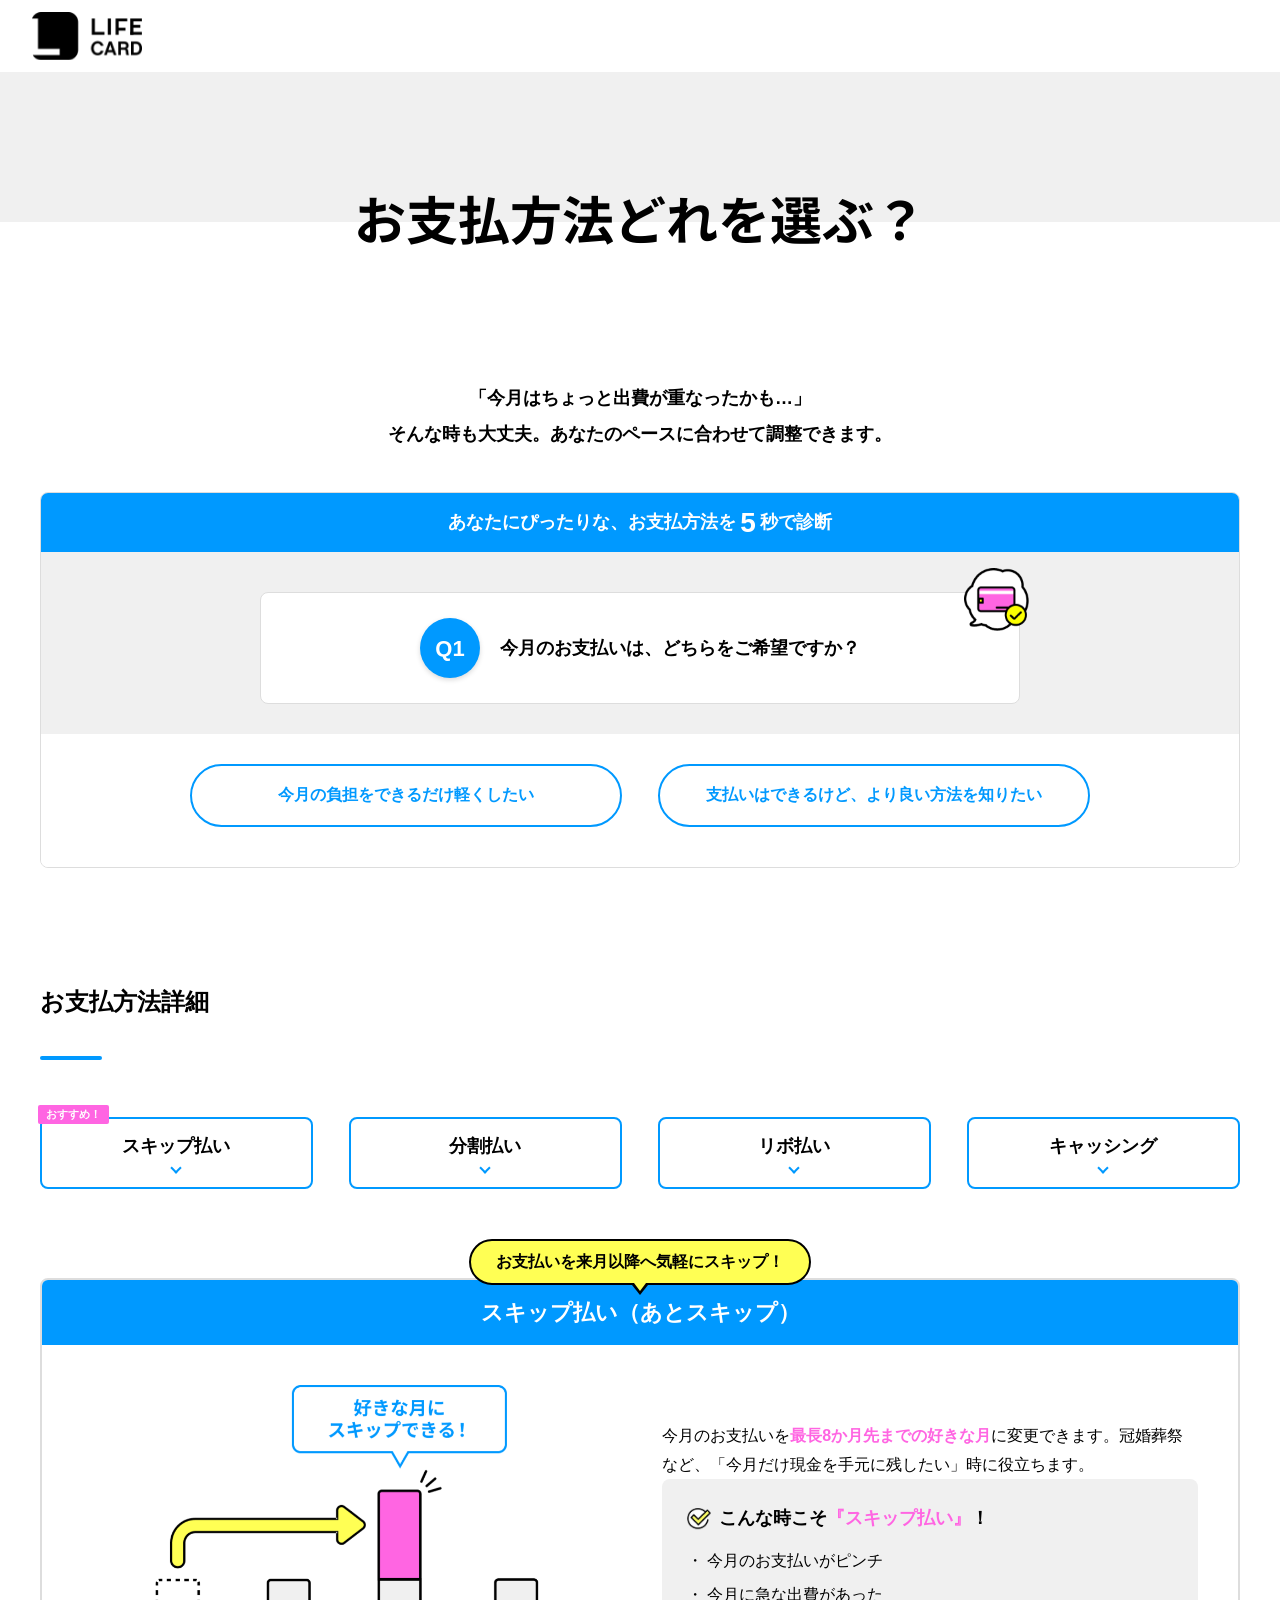
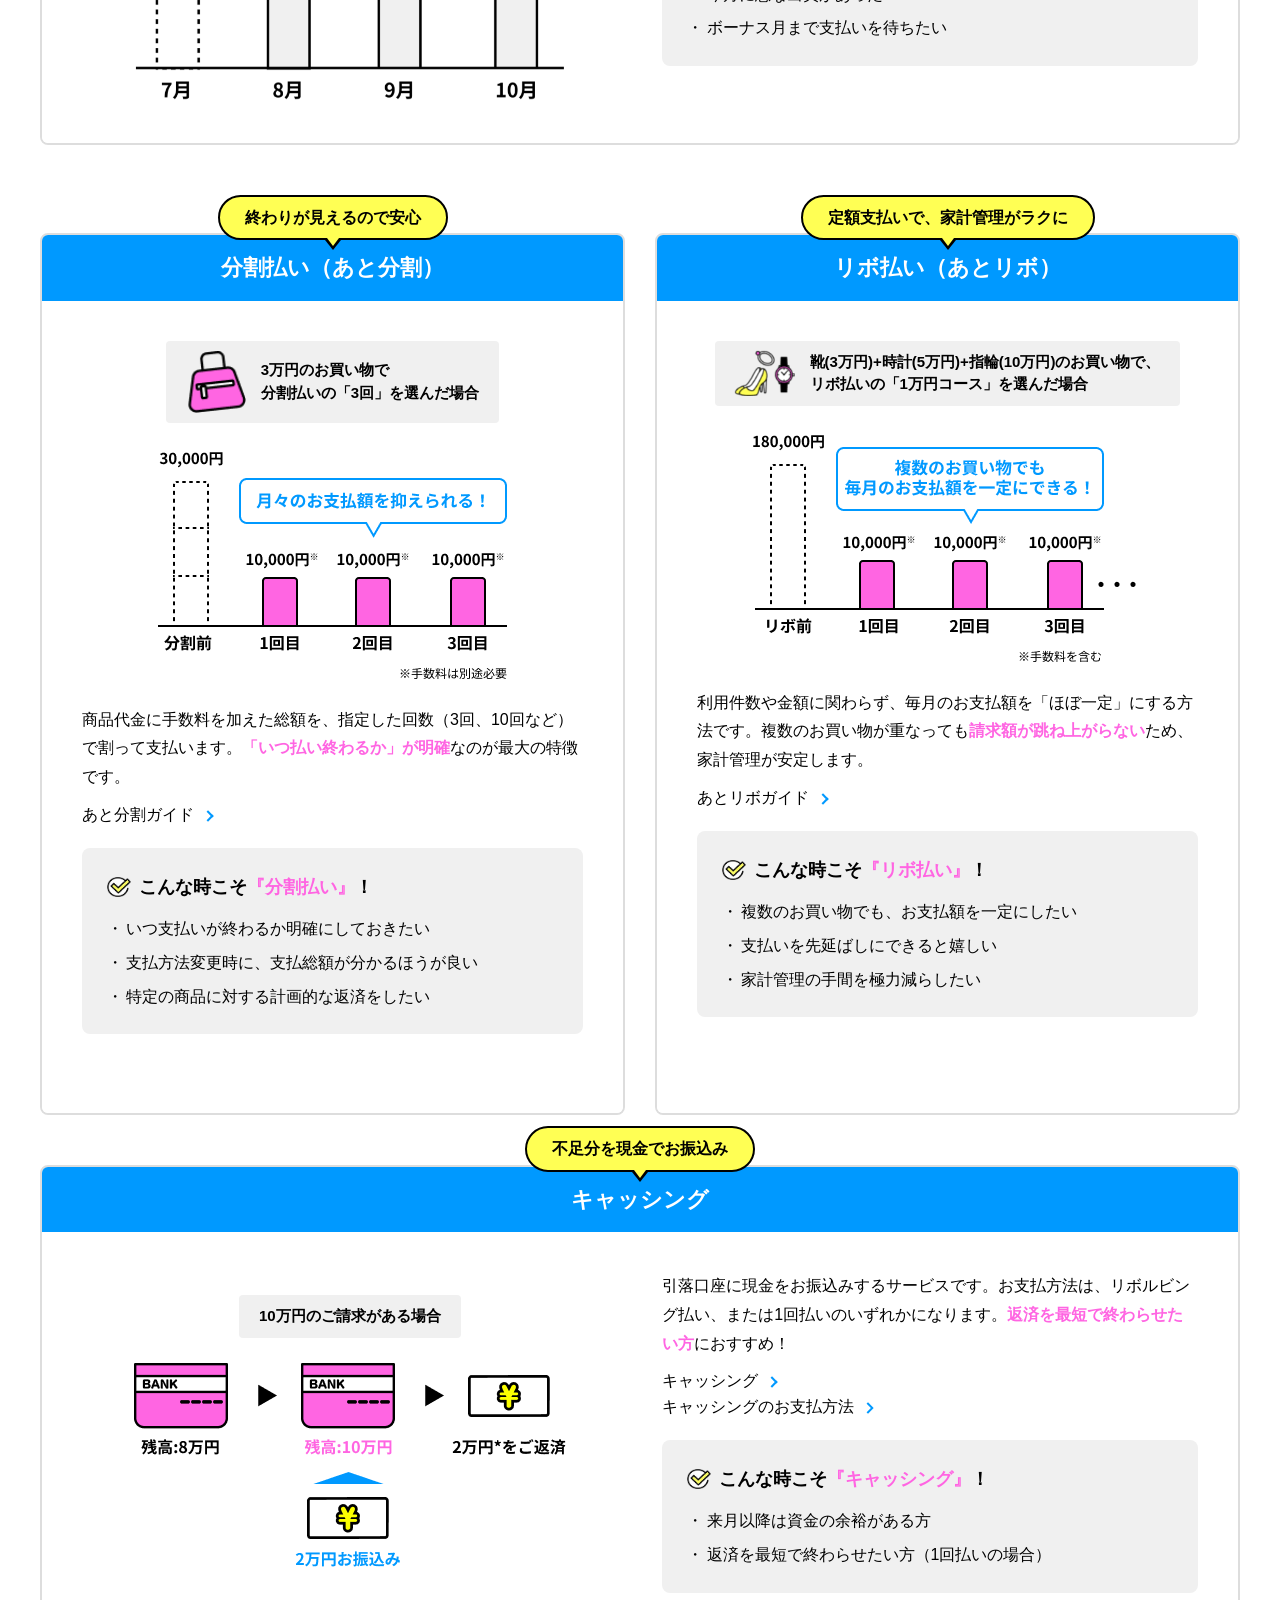
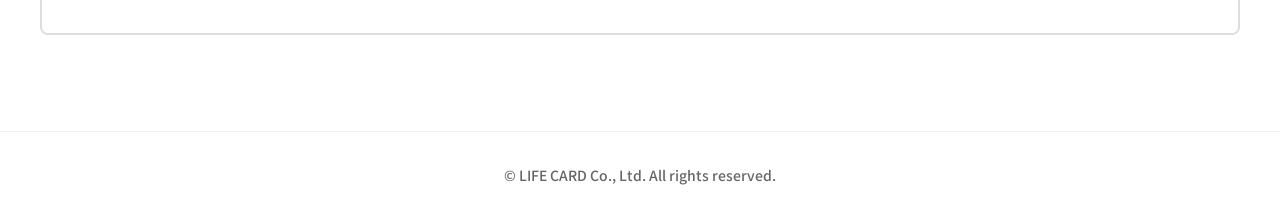
<file: howto/payment/お支払方法どれを選ぶ？ _ クレジットカードはライフカード.html>
<!DOCTYPE html>
<!-- saved from url=(0048)https://pre.lifecard.co.jp/howto/payment/choose/ -->
<html lang="ja"><head prefix="og: http://ogp.me/ns# fb: http://ogp.me/ns/fb# article: http://ogp.me/ns/article#"><meta http-equiv="Content-Type" content="text/html; charset=UTF-8">
  
  <meta http-equiv="X-UA-Compatible" content="IE=edge">
  <meta name="viewport" content="width=device-width, initial-scale=1, minimum-scale=1.0, user-scalable=yes, shrink-to-fit=no">
  <meta name="format-detection" content="telephone=no">
  <title>お支払方法どれを選ぶ？ | クレジットカードはライフカード</title>
  <script type="text/javascript" async="" src="./お支払方法どれを選ぶ？ _ クレジットカードはライフカード_files/destination"></script><script src="./お支払方法どれを選ぶ？ _ クレジットカードはライフカード_files/239904609076478" async=""></script><script async="" src="./お支払方法どれを選ぶ？ _ クレジットカードはライフカード_files/fbevents.js.ダウンロード"></script><script type="text/javascript" async="" src="./お支払方法どれを選ぶ？ _ クレジットカードはライフカード_files/js"></script><script type="text/javascript" async="" src="./お支払方法どれを選ぶ？ _ クレジットカードはライフカード_files/js(1)"></script><script async="" src="./お支払方法どれを選ぶ？ _ クレジットカードはライフカード_files/gtm.js.ダウンロード"></script><script type="text/javascript" src="./お支払方法どれを選ぶ？ _ クレジットカードはライフカード_files/gtm(1).js.ダウンロード"></script>
  <meta name="description" content="「今月はちょっと出費が重なったかも…」そんな時も大丈夫。あなたのペースに合わせて調整できます。">
  <meta property="og:type" content="article">
  <meta property="og:title" content="お支払方法どれを選ぶ？ | クレジットカードはライフカード">
  <meta property="og:description" content="「今月はちょっと出費が重なったかも…」そんな時も大丈夫。あなたのペースに合わせて調整できます。">
  <meta property="og:url" content="https://www.lifecard.co.jp/howto/payment/choose/">
  <link rel="canonical" href="https://www.lifecard.co.jp/howto/payment/choose/">
  <meta property="og:image" content="https://www.lifecard.co.jp/app-files/img/symbol/ogp.webp">
  <meta property="og:site_name" content="クレジットカードはライフカード">
  <meta property="og:locale" content="ja_JP">
  <meta name="robots" content="noindex">
  <link rel="shortcut icon" href="https://pre.lifecard.co.jp/app-files/img/symbol/favicon.ico">
  <link rel="apple-touch-icon-precomposed" href="https://pre.lifecard.co.jp/app-files/img/symbol/apple-touch-icon.webp">
  <link rel="stylesheet" href="./お支払方法どれを選ぶ？ _ クレジットカードはライフカード_files/app.css">
  <link rel="stylesheet" href="./お支払方法どれを選ぶ？ _ クレジットカードはライフカード_files/subpage_common.css">
  <link rel="stylesheet" href="./お支払方法どれを選ぶ？ _ クレジットカードはライフカード_files/style.css">
  <script src="./お支払方法どれを選ぶ？ _ クレジットカードはライフカード_files/sindan.js.ダウンロード"></script>
  <script type="application/ld+json">
{
  "@context": "https://schema.org",
  "@type": "Organization",
  "url": "https://www.lifecard.co.jp/",
  "logo": "https://www.lifecard.co.jp/app-files/img/symbol/logo_main_01.webp"
}
</script>
<style type="text/css">/*!
	Modaal - accessible modals - v0.4.4
	by Humaan, for all humans.
	http://humaan.com
 */
.modaal-noscroll {
  overflow: hidden; }

.modaal-accessible-hide {
  position: absolute !important;
  clip: rect(1px 1px 1px 1px);
  /* IE6, IE7 */
  clip: rect(1px, 1px, 1px, 1px);
  padding: 0 !important;
  border: 0 !important;
  height: 1px !important;
  width: 1px !important;
  overflow: hidden; }

.modaal-overlay {
  position: fixed;
  top: 0;
  left: 0;
  width: 100%;
  height: 100%;
  z-index: 999;
  opacity: 0; }

.modaal-wrapper {
  display: block;
  position: fixed;
  top: 0;
  left: 0;
  width: 100%;
  height: 100%;
  z-index: 9999;
  overflow: auto;
  opacity: 1;
  box-sizing: border-box;
  -webkit-overflow-scrolling: touch;
  transition: all 0.3s ease-in-out; }
  .modaal-wrapper * {
    box-sizing: border-box;
    -webkit-font-smoothing: antialiased;
    -moz-osx-font-smoothing: grayscale;
    -webkit-backface-visibility: hidden; }
  .modaal-wrapper .modaal-close {
    border: none;
    background: transparent;
    padding: 0;
    -webkit-appearance: none; }
  .modaal-wrapper.modaal-start_none {
    display: none;
    opacity: 1; }
  .modaal-wrapper.modaal-start_fade {
    opacity: 0; }
  .modaal-wrapper *[tabindex="0"] {
    outline: none !important; }
  .modaal-wrapper.modaal-fullscreen {
    overflow: hidden; }

.modaal-outer-wrapper {
  display: table;
  position: relative;
  width: 100%;
  height: 100%; }
  .modaal-fullscreen .modaal-outer-wrapper {
    display: block; }

.modaal-inner-wrapper {
  display: table-cell;
  width: 100%;
  height: 100%;
  position: relative;
  vertical-align: middle;
  text-align: center;
  padding: 80px 25px; }
  .modaal-fullscreen .modaal-inner-wrapper {
    padding: 0;
    display: block;
    vertical-align: top; }

.modaal-container {
  position: relative;
  display: inline-block;
  width: 100%;
  margin: auto;
  text-align: left;
  color: #000;
  max-width: 1000px;
  border-radius: 0px;
  background: #fff;
  box-shadow: 0 4px 15px rgba(0, 0, 0, 0.2);
  cursor: auto; }
  .modaal-container.is_loading {
    height: 100px;
    width: 100px;
    overflow: hidden; }
  .modaal-fullscreen .modaal-container {
    max-width: none;
    height: 100%;
    overflow: auto; }

.modaal-close {
  position: fixed;
  right: 20px;
  top: 20px;
  color: #fff;
  cursor: pointer;
  opacity: 1;
  width: 50px;
  height: 50px;
  background: rgba(0, 0, 0, 0);
  border-radius: 100%;
  transition: all 0.2s ease-in-out; }
  .modaal-close:focus, .modaal-close:hover {
    outline: none;
    background: #fff; }
    .modaal-close:focus:before, .modaal-close:focus:after, .modaal-close:hover:before, .modaal-close:hover:after {
      background: #b93d0c; }
  .modaal-close span {
    position: absolute !important;
    clip: rect(1px 1px 1px 1px);
    /* IE6, IE7 */
    clip: rect(1px, 1px, 1px, 1px);
    padding: 0 !important;
    border: 0 !important;
    height: 1px !important;
    width: 1px !important;
    overflow: hidden; }
  .modaal-close:before, .modaal-close:after {
    display: block;
    content: " ";
    position: absolute;
    top: 14px;
    left: 23px;
    width: 4px;
    height: 22px;
    border-radius: 4px;
    background: #fff;
    transition: background 0.2s ease-in-out; }
  .modaal-close:before {
    transform: rotate(-45deg); }
  .modaal-close:after {
    transform: rotate(45deg); }
  .modaal-fullscreen .modaal-close {
    background: #afb7bc;
    right: 10px;
    top: 10px; }

.modaal-content-container {
  padding: 30px; }

.modaal-confirm-wrap {
  padding: 30px 0 0;
  text-align: center;
  font-size: 0; }

.modaal-confirm-btn {
  font-size: 14px;
  display: inline-block;
  margin: 0 10px;
  vertical-align: middle;
  cursor: pointer;
  border: none;
  background: transparent; }
  .modaal-confirm-btn.modaal-ok {
    padding: 10px 15px;
    color: #fff;
    background: #555;
    border-radius: 3px;
    transition: background 0.2s ease-in-out; }
    .modaal-confirm-btn.modaal-ok:hover {
      background: #2f2f2f; }
  .modaal-confirm-btn.modaal-cancel {
    text-decoration: underline; }
    .modaal-confirm-btn.modaal-cancel:hover {
      text-decoration: none;
      color: #2f2f2f; }

@keyframes instaReveal {
  0% {
    opacity: 0; }
  100% {
    opacity: 1; } }

@-o-keyframes instaReveal {
  0% {
    opacity: 0; }
  100% {
    opacity: 1; } }

@-moz-keyframes instaReveal {
  0% {
    opacity: 0; }
  100% {
    opacity: 1; } }

@-webkit-keyframes instaReveal {
  0% {
    opacity: 0; }
  100% {
    opacity: 1; } }

@-ms-keyframes instaReveal {
  0% {
    opacity: 0; }
  100% {
    opacity: 1; } }

.modaal-instagram .modaal-container {
  width: auto;
  background: transparent;
  box-shadow: none !important; }

.modaal-instagram .modaal-content-container {
  padding: 0;
  background: transparent; }

.modaal-instagram .modaal-content-container > blockquote {
  width: 1px !important;
  height: 1px !important;
  opacity: 0 !important; }

.modaal-instagram iframe {
  opacity: 0;
  margin: -6px !important;
  border-radius: 0 !important;
  width: 1000px !important;
  max-width: 800px !important;
  box-shadow: none !important;
  animation: instaReveal 1s linear forwards; }

.modaal-image .modaal-inner-wrapper {
  padding-left: 140px;
  padding-right: 140px; }

.modaal-image .modaal-container {
  width: auto;
  max-width: 100%; }

.modaal-gallery-wrap {
  position: relative;
  color: #fff; }

.modaal-gallery-item {
  display: none; }
  .modaal-gallery-item img {
    display: block; }
  .modaal-gallery-item.is_active {
    display: block; }

.modaal-gallery-label {
  position: absolute;
  left: 0;
  width: 100%;
  margin: 20px 0 0;
  font-size: 18px;
  text-align: center;
  color: #fff; }
  .modaal-gallery-label:focus {
    outline: none; }

.modaal-gallery-control {
  position: absolute;
  top: 50%;
  transform: translateY(-50%);
  opacity: 1;
  cursor: pointer;
  color: #fff;
  width: 50px;
  height: 50px;
  background: rgba(0, 0, 0, 0);
  border: none;
  border-radius: 100%;
  transition: all 0.2s ease-in-out; }
  .modaal-gallery-control.is_hidden {
    opacity: 0;
    cursor: default; }
  .modaal-gallery-control:focus, .modaal-gallery-control:hover {
    outline: none;
    background: #fff; }
    .modaal-gallery-control:focus:before, .modaal-gallery-control:focus:after, .modaal-gallery-control:hover:before, .modaal-gallery-control:hover:after {
      background: #afb7bc; }
  .modaal-gallery-control span {
    position: absolute !important;
    clip: rect(1px 1px 1px 1px);
    /* IE6, IE7 */
    clip: rect(1px, 1px, 1px, 1px);
    padding: 0 !important;
    border: 0 !important;
    height: 1px !important;
    width: 1px !important;
    overflow: hidden; }
  .modaal-gallery-control:before, .modaal-gallery-control:after {
    display: block;
    content: " ";
    position: absolute;
    top: 16px;
    left: 25px;
    width: 4px;
    height: 18px;
    border-radius: 4px;
    background: #fff;
    transition: background 0.2s ease-in-out; }
  .modaal-gallery-control:before {
    margin: -5px 0 0;
    transform: rotate(-45deg); }
  .modaal-gallery-control:after {
    margin: 5px 0 0;
    transform: rotate(45deg); }

.modaal-gallery-next-inner {
  left: 100%;
  margin-left: 40px; }

.modaal-gallery-next-outer {
  right: 45px; }

.modaal-gallery-prev:before, .modaal-gallery-prev:after {
  left: 22px; }

.modaal-gallery-prev:before {
  margin: 5px 0 0;
  transform: rotate(-45deg); }

.modaal-gallery-prev:after {
  margin: -5px 0 0;
  transform: rotate(45deg); }

.modaal-gallery-prev-inner {
  right: 100%;
  margin-right: 40px; }

.modaal-gallery-prev-outer {
  left: 45px; }

.modaal-video-wrap {
  margin: auto 50px;
  position: relative; }

.modaal-video-container {
  position: relative;
  padding-bottom: 56.25%;
  height: 0;
  overflow: hidden;
  max-width: 100%;
  box-shadow: 0 0 10px rgba(0, 0, 0, 0.3);
  background: #000;
  max-width: 1300px;
  margin-left: auto;
  margin-right: auto; }
  .modaal-video-container iframe,
  .modaal-video-container object,
  .modaal-video-container embed {
    position: absolute;
    top: 0;
    left: 0;
    width: 100%;
    height: 100%; }

.modaal-iframe .modaal-content {
  width: 100%;
  height: 100%; }

.modaal-iframe-elem {
  width: 100%;
  height: 100%;
  display: block; }

@media only screen and (min-width: 1400px) {
  .modaal-video-container {
    padding-bottom: 0;
    height: 731px; } }

@media only screen and (max-width: 1140px) {
  .modaal-image .modaal-inner-wrapper {
    padding-left: 25px;
    padding-right: 25px; }
  .modaal-gallery-control {
    top: auto;
    bottom: 20px;
    transform: none;
    background: rgba(0, 0, 0, 0.7); }
    .modaal-gallery-control:before, .modaal-gallery-control:after {
      background: #fff; }
  .modaal-gallery-next {
    left: auto;
    right: 20px; }
  .modaal-gallery-prev {
    left: 20px;
    right: auto; } }

@media screen and (max-width: 900px) {
  .modaal-instagram iframe {
    width: 500px !important; } }

@media screen and (max-height: 1100px) {
  .modaal-instagram iframe {
    width: 700px !important; } }

@media screen and (max-height: 1000px) {
  .modaal-inner-wrapper {
    padding-top: 60px;
    padding-bottom: 60px; }
  .modaal-instagram iframe {
    width: 600px !important; } }

@media screen and (max-height: 900px) {
  .modaal-instagram iframe {
    width: 500px !important; }
  .modaal-video-container {
    max-width: 900px;
    max-height: 510px; } }

@media only screen and (max-width: 600px) {
  .modaal-instagram iframe {
    width: 280px !important; } }

@media only screen and (max-height: 820px) {
  .modaal-gallery-label {
    display: none; } }

.modaal-loading-spinner {
  background: none;
  position: absolute;
  width: 200px;
  height: 200px;
  top: 50%;
  left: 50%;
  margin: -100px 0 0 -100px;
  transform: scale(0.25); }

@-ms-keyframes modaal-loading-spinner {
  0% {
    opacity: 1;
    -ms-transform: scale(1.5);
    -moz-transform: scale(1.5);
    -webkit-transform: scale(1.5);
    -o-transform: scale(1.5);
    transform: scale(1.5); }
  100% {
    opacity: .1;
    -ms-transform: scale(1);
    -moz-transform: scale(1);
    -webkit-transform: scale(1);
    -o-transform: scale(1);
    transform: scale(1); } }

@-moz-keyframes modaal-loading-spinner {
  0% {
    opacity: 1;
    -ms-transform: scale(1.5);
    -moz-transform: scale(1.5);
    -webkit-transform: scale(1.5);
    -o-transform: scale(1.5);
    transform: scale(1.5); }
  100% {
    opacity: .1;
    -ms-transform: scale(1);
    -moz-transform: scale(1);
    -webkit-transform: scale(1);
    -o-transform: scale(1);
    transform: scale(1); } }

@-webkit-keyframes modaal-loading-spinner {
  0% {
    opacity: 1;
    -ms-transform: scale(1.5);
    -moz-transform: scale(1.5);
    -webkit-transform: scale(1.5);
    -o-transform: scale(1.5);
    transform: scale(1.5); }
  100% {
    opacity: .1;
    -ms-transform: scale(1);
    -moz-transform: scale(1);
    -webkit-transform: scale(1);
    -o-transform: scale(1);
    transform: scale(1); } }

@-o-keyframes modaal-loading-spinner {
  0% {
    opacity: 1;
    -ms-transform: scale(1.5);
    -moz-transform: scale(1.5);
    -webkit-transform: scale(1.5);
    -o-transform: scale(1.5);
    transform: scale(1.5); }
  100% {
    opacity: .1;
    -ms-transform: scale(1);
    -moz-transform: scale(1);
    -webkit-transform: scale(1);
    -o-transform: scale(1);
    transform: scale(1); } }

@keyframes modaal-loading-spinner {
  0% {
    opacity: 1;
    -ms-transform: scale(1.5);
    -moz-transform: scale(1.5);
    -webkit-transform: scale(1.5);
    -o-transform: scale(1.5);
    transform: scale(1.5); }
  100% {
    opacity: .1;
    -ms-transform: scale(1);
    -moz-transform: scale(1);
    -webkit-transform: scale(1);
    -o-transform: scale(1);
    transform: scale(1); } }

.modaal-loading-spinner > div {
  width: 24px;
  height: 24px;
  margin-left: 4px;
  margin-top: 4px;
  position: absolute; }

.modaal-loading-spinner > div > div {
  width: 100%;
  height: 100%;
  border-radius: 15px;
  background: #fff; }

.modaal-loading-spinner > div:nth-of-type(1) > div {
  -ms-animation: modaal-loading-spinner 1s linear infinite;
  -moz-animation: modaal-loading-spinner 1s linear infinite;
  -webkit-animation: modaal-loading-spinner 1s linear infinite;
  -o-animation: modaal-loading-spinner 1s linear infinite;
  animation: modaal-loading-spinner 1s linear infinite;
  -ms-animation-delay: 0s;
  -moz-animation-delay: 0s;
  -webkit-animation-delay: 0s;
  -o-animation-delay: 0s;
  animation-delay: 0s; }

.modaal-loading-spinner > div:nth-of-type(2) > div, .modaal-loading-spinner > div:nth-of-type(3) > div {
  -ms-animation: modaal-loading-spinner 1s linear infinite;
  -moz-animation: modaal-loading-spinner 1s linear infinite;
  -webkit-animation: modaal-loading-spinner 1s linear infinite;
  -o-animation: modaal-loading-spinner 1s linear infinite; }

.modaal-loading-spinner > div:nth-of-type(1) {
  -ms-transform: translate(84px, 84px) rotate(45deg) translate(70px, 0);
  -moz-transform: translate(84px, 84px) rotate(45deg) translate(70px, 0);
  -webkit-transform: translate(84px, 84px) rotate(45deg) translate(70px, 0);
  -o-transform: translate(84px, 84px) rotate(45deg) translate(70px, 0);
  transform: translate(84px, 84px) rotate(45deg) translate(70px, 0); }

.modaal-loading-spinner > div:nth-of-type(2) > div {
  animation: modaal-loading-spinner 1s linear infinite;
  -ms-animation-delay: .12s;
  -moz-animation-delay: .12s;
  -webkit-animation-delay: .12s;
  -o-animation-delay: .12s;
  animation-delay: .12s; }

.modaal-loading-spinner > div:nth-of-type(2) {
  -ms-transform: translate(84px, 84px) rotate(90deg) translate(70px, 0);
  -moz-transform: translate(84px, 84px) rotate(90deg) translate(70px, 0);
  -webkit-transform: translate(84px, 84px) rotate(90deg) translate(70px, 0);
  -o-transform: translate(84px, 84px) rotate(90deg) translate(70px, 0);
  transform: translate(84px, 84px) rotate(90deg) translate(70px, 0); }

.modaal-loading-spinner > div:nth-of-type(3) > div {
  animation: modaal-loading-spinner 1s linear infinite;
  -ms-animation-delay: .25s;
  -moz-animation-delay: .25s;
  -webkit-animation-delay: .25s;
  -o-animation-delay: .25s;
  animation-delay: .25s; }

.modaal-loading-spinner > div:nth-of-type(4) > div, .modaal-loading-spinner > div:nth-of-type(5) > div {
  -ms-animation: modaal-loading-spinner 1s linear infinite;
  -moz-animation: modaal-loading-spinner 1s linear infinite;
  -webkit-animation: modaal-loading-spinner 1s linear infinite;
  -o-animation: modaal-loading-spinner 1s linear infinite; }

.modaal-loading-spinner > div:nth-of-type(3) {
  -ms-transform: translate(84px, 84px) rotate(135deg) translate(70px, 0);
  -moz-transform: translate(84px, 84px) rotate(135deg) translate(70px, 0);
  -webkit-transform: translate(84px, 84px) rotate(135deg) translate(70px, 0);
  -o-transform: translate(84px, 84px) rotate(135deg) translate(70px, 0);
  transform: translate(84px, 84px) rotate(135deg) translate(70px, 0); }

.modaal-loading-spinner > div:nth-of-type(4) > div {
  animation: modaal-loading-spinner 1s linear infinite;
  -ms-animation-delay: .37s;
  -moz-animation-delay: .37s;
  -webkit-animation-delay: .37s;
  -o-animation-delay: .37s;
  animation-delay: .37s; }

.modaal-loading-spinner > div:nth-of-type(4) {
  -ms-transform: translate(84px, 84px) rotate(180deg) translate(70px, 0);
  -moz-transform: translate(84px, 84px) rotate(180deg) translate(70px, 0);
  -webkit-transform: translate(84px, 84px) rotate(180deg) translate(70px, 0);
  -o-transform: translate(84px, 84px) rotate(180deg) translate(70px, 0);
  transform: translate(84px, 84px) rotate(180deg) translate(70px, 0); }

.modaal-loading-spinner > div:nth-of-type(5) > div {
  animation: modaal-loading-spinner 1s linear infinite;
  -ms-animation-delay: .5s;
  -moz-animation-delay: .5s;
  -webkit-animation-delay: .5s;
  -o-animation-delay: .5s;
  animation-delay: .5s; }

.modaal-loading-spinner > div:nth-of-type(6) > div, .modaal-loading-spinner > div:nth-of-type(7) > div {
  -ms-animation: modaal-loading-spinner 1s linear infinite;
  -moz-animation: modaal-loading-spinner 1s linear infinite;
  -webkit-animation: modaal-loading-spinner 1s linear infinite;
  -o-animation: modaal-loading-spinner 1s linear infinite; }

.modaal-loading-spinner > div:nth-of-type(5) {
  -ms-transform: translate(84px, 84px) rotate(225deg) translate(70px, 0);
  -moz-transform: translate(84px, 84px) rotate(225deg) translate(70px, 0);
  -webkit-transform: translate(84px, 84px) rotate(225deg) translate(70px, 0);
  -o-transform: translate(84px, 84px) rotate(225deg) translate(70px, 0);
  transform: translate(84px, 84px) rotate(225deg) translate(70px, 0); }

.modaal-loading-spinner > div:nth-of-type(6) > div {
  animation: modaal-loading-spinner 1s linear infinite;
  -ms-animation-delay: .62s;
  -moz-animation-delay: .62s;
  -webkit-animation-delay: .62s;
  -o-animation-delay: .62s;
  animation-delay: .62s; }

.modaal-loading-spinner > div:nth-of-type(6) {
  -ms-transform: translate(84px, 84px) rotate(270deg) translate(70px, 0);
  -moz-transform: translate(84px, 84px) rotate(270deg) translate(70px, 0);
  -webkit-transform: translate(84px, 84px) rotate(270deg) translate(70px, 0);
  -o-transform: translate(84px, 84px) rotate(270deg) translate(70px, 0);
  transform: translate(84px, 84px) rotate(270deg) translate(70px, 0); }

.modaal-loading-spinner > div:nth-of-type(7) > div {
  animation: modaal-loading-spinner 1s linear infinite;
  -ms-animation-delay: .75s;
  -moz-animation-delay: .75s;
  -webkit-animation-delay: .75s;
  -o-animation-delay: .75s;
  animation-delay: .75s; }

.modaal-loading-spinner > div:nth-of-type(7) {
  -ms-transform: translate(84px, 84px) rotate(315deg) translate(70px, 0);
  -moz-transform: translate(84px, 84px) rotate(315deg) translate(70px, 0);
  -webkit-transform: translate(84px, 84px) rotate(315deg) translate(70px, 0);
  -o-transform: translate(84px, 84px) rotate(315deg) translate(70px, 0);
  transform: translate(84px, 84px) rotate(315deg) translate(70px, 0); }

.modaal-loading-spinner > div:nth-of-type(8) > div {
  -ms-animation: modaal-loading-spinner 1s linear infinite;
  -moz-animation: modaal-loading-spinner 1s linear infinite;
  -webkit-animation: modaal-loading-spinner 1s linear infinite;
  -o-animation: modaal-loading-spinner 1s linear infinite;
  animation: modaal-loading-spinner 1s linear infinite;
  -ms-animation-delay: .87s;
  -moz-animation-delay: .87s;
  -webkit-animation-delay: .87s;
  -o-animation-delay: .87s;
  animation-delay: .87s; }

.modaal-loading-spinner > div:nth-of-type(8) {
  -ms-transform: translate(84px, 84px) rotate(360deg) translate(70px, 0);
  -moz-transform: translate(84px, 84px) rotate(360deg) translate(70px, 0);
  -webkit-transform: translate(84px, 84px) rotate(360deg) translate(70px, 0);
  -o-transform: translate(84px, 84px) rotate(360deg) translate(70px, 0);
  transform: translate(84px, 84px) rotate(360deg) translate(70px, 0); }
</style><style type="text/css">/* Slider */
.slick-slider {
  position: relative;
  display: block;
  box-sizing: border-box;
  -webkit-touch-callout: none;
  -webkit-user-select: none;
  -khtml-user-select: none;
  -moz-user-select: none;
  -ms-user-select: none;
  user-select: none;
  -ms-touch-action: pan-y;
  touch-action: pan-y;
  -webkit-tap-highlight-color: transparent; }

.slick-list {
  position: relative;
  overflow: hidden;
  display: block;
  margin: 0;
  padding: 0; }
  .slick-list:focus {
    outline: none; }
  .slick-list.dragging {
    cursor: pointer;
    cursor: hand; }

.slick-slider .slick-track,
.slick-slider .slick-list {
  -webkit-transform: translate3d(0, 0, 0);
  -moz-transform: translate3d(0, 0, 0);
  -ms-transform: translate3d(0, 0, 0);
  -o-transform: translate3d(0, 0, 0);
  transform: translate3d(0, 0, 0); }

.slick-track {
  position: relative;
  left: 0;
  top: 0;
  display: block;
  margin-left: auto;
  margin-right: auto; }
  .slick-track:before, .slick-track:after {
    content: "";
    display: table; }
  .slick-track:after {
    clear: both; }
  .slick-loading .slick-track {
    visibility: hidden; }

.slick-slide {
  float: left;
  height: 100%;
  min-height: 1px;
  display: none; }
  [dir="rtl"] .slick-slide {
    float: right; }
  .slick-slide img {
    display: block; }
  .slick-slide.slick-loading img {
    display: none; }
  .slick-slide.dragging img {
    pointer-events: none; }
  .slick-initialized .slick-slide {
    display: block; }
  .slick-loading .slick-slide {
    visibility: hidden; }
  .slick-vertical .slick-slide {
    display: block;
    height: auto;
    border: 1px solid transparent; }

.slick-arrow.slick-hidden {
  display: none; }
</style><script type="text/javascript" async="" src="./お支払方法どれを選ぶ？ _ クレジットカードはライフカード_files/f.txt"></script><script type="text/javascript" async="" src="./お支払方法どれを選ぶ？ _ クレジットカードはライフカード_files/f(1).txt"></script></head>

<body data-browser="chrome">
  <!-- Google Tag Manager (noscript) -->
  <noscript><iframe src="https://www.googletagmanager.com/ns.html?id=GTM-PMNRFCT" height="0" width="0"
      style="display:none;visibility:hidden"></iframe></noscript>
  <!-- End Google Tag Manager (noscript) -->
  <header id="header" class="Header_simple">
    <div class="Header_simple__inner">
      <div class="Header_simple__body">
        <h1 class="header_simple-logo--body">
          <div><img src="./お支払方法どれを選ぶ？ _ クレジットカードはライフカード_files/logo_main_02.webp" alt="LIFE CARD"></div>
        </h1>
        <!--/Header__body-->
      </div>
      <!--/Header__inner-->
    </div>
    <!--/Header-->
  </header>

  <main id="main" class="Main">

    <!--　↓本文エリア（ここからコピーして編集）　-->
    <div class="Main__inner"><!--/Main__head-->
      <div class="Main__head">
        <div class="heading1">
          <div class="heading1__inner Header_simpletitle-sp">
            <h1 class="heading1__title additional-css-class">お支払方法どれを選ぶ？</h1>
          </div>
        </div>
      </div>
      <div class="Main__body">
        <div class="Main__content">
          <section>
            <p class="lead-v2--center">「今月はちょっと出費が重なったかも…」<br>そんな時も大丈夫。あなたのペースに合わせて調整できます。</p>

            <div class="diagnosis-wrap" id="diagnosis-area">
              <div class="diagnosis-head" id="diagnosis-main-head">
                あなたにぴったりな、お支払方法を<span class="diagnosis-head__large">5</span>秒で診断
              </div>

              <div class="diagnosis-body" id="diagnosis-main-body">

                <div class="diagnosis-step js-diagnosis-step" id="q1" style="display: block;">
                  <div class="diagnosis-question-area">
                    <div class="diagnosis-question">
                      <div class="diagnosis-question__icon">Q1</div>
                      <p class="diagnosis-question__text">今月のお支払いは、どちらをご希望ですか？</p>
                      <img src="./お支払方法どれを選ぶ？ _ クレジットカードはライフカード_files/icon-wallet-check_pc.webp" alt="" class="diagnosis-question__img">
                    </div>
                  </div>
                  <div class="diagnosis-answers-area">
                    <div class="button-wrap diagnosis-answers" data-col-pc="2" data-col-sp="1">
                      <div class="button-v2">
                        <button type="button" class="button-v2__type diagnosis-btn js-diagnosis-btn" data-next="q2-A">
                          <span class="button-v2__label">今月の負担をできるだけ軽くしたい</span>
                        </button>
                      </div>
                      <div class="button-v2">
                        <button type="button" class="button-v2__type diagnosis-btn js-diagnosis-btn" data-next="q2-B">
                          <span class="button-v2__label">支払いはできるけど、より良い方法を知りたい</span>
                        </button>
                      </div>
                    </div>
                  </div>
                </div>

                <div class="diagnosis-step js-diagnosis-step" id="q2-A" style="display: none;">
                  <div class="diagnosis-question-area">
                    <div class="diagnosis-question">
                      <div class="diagnosis-question__icon">Q2</div>
                      <p class="diagnosis-question__text">今月の支払いを<br class="util-pc-hidden">"後ろにずらせる"と助かりますか？</p>
                      <img src="./お支払方法どれを選ぶ？ _ クレジットカードはライフカード_files/icon-bill_pc.webp" alt="" class="diagnosis-question__img">
                    </div>
                  </div>
                  <div class="diagnosis-answers-area">
                    <div class="button-wrap button-wrap--center diagnosis-answers none-gap" data-col-pc="2" data-col-sp="1">
                      <div class="button-v2">
                        <button type="button" class="button-v2__type diagnosis-btn js-diagnosis-btn" data-next="result-skip">
                          <span class="button-v2__label">はい、今月の支払いを減らせるなら助かる</span>
                        </button>
                      </div>
                      <div class="button-v2">
                        <button type="button" class="button-v2__type diagnosis-btn js-diagnosis-btn" data-next="q3-A">
                          <span class="button-v2__label">いいえ、今月だけではなく毎月の<br class="util-sp-hidden">金額が変更できた方が助かる。</span>
                        </button>
                      </div>
                    </div>
                    <div class="diagnosis-back-wrap">
                      <a href="javascript:void(0)" class="js-diagnosis-prev diagnosis-back-link" data-prev="q1">前の画面に戻る</a>
                    </div>
                  </div>
                </div>

                <div class="diagnosis-step js-diagnosis-step" id="q2-B" style="display: none;">
                  <div class="diagnosis-question-area">
                    <div class="diagnosis-question">
                      <div class="diagnosis-question__icon">Q2</div>
                      <p class="diagnosis-question__text">今月だけ支払いの負担が大きいと<br class="util-pc-hidden">感じますか？</p>
                      <img src="./お支払方法どれを選ぶ？ _ クレジットカードはライフカード_files/icon-bill_pc.webp" alt="" class="diagnosis-question__img">
                    </div>
                  </div>
                  <div class="diagnosis-answers-area">
                    <div class="button-wrap button-wrap--center diagnosis-answers none-gap" data-col-pc="2" data-col-sp="1">
                      <div class="button-v2">
                        <button type="button" class="button-v2__type diagnosis-btn js-diagnosis-btn" data-next="result-skip">
                          <span class="button-v2__label">はい、今月の負担を軽くできると助かる。</span>
                        </button>
                      </div>
                      <div class="button-v2">
                        <button type="button" class="button-v2__type diagnosis-btn js-diagnosis-btn" data-next="q3-B">
                          <span class="button-v2__label">いいえ、他の月についても相談したい。</span>
                        </button>
                      </div>
                    </div>
                    <div class="diagnosis-back-wrap">
                      <a href="javascript:void(0)" class="js-diagnosis-prev diagnosis-back-link" data-prev="q1">前の画面に戻る</a>
                    </div>
                  </div>
                </div>

                <div class="diagnosis-step js-diagnosis-step" id="q3-A" style="display: none;">
                  <div class="diagnosis-question-area">
                    <div class="diagnosis-question">
                      <div class="diagnosis-question__icon">Q3</div>
                      <p class="diagnosis-question__text">毎月の支払額は一定の方が安心ですか？</p>
                      <img src="./お支払方法どれを選ぶ？ _ クレジットカードはライフカード_files/icon-payment-flat_pc.webp" alt="" class="diagnosis-question__img">
                    </div>
                  </div>
                  <div class="diagnosis-answers-area">
                    <div class="button-wrap button-wrap--center diagnosis-answers none-gap" data-col-pc="2" data-col-sp="1">
                      <div class="button-v2">
                        <button type="button" class="button-v2__type diagnosis-btn js-diagnosis-btn" data-next="result-revo">
                          <span class="button-v2__label">はい、一定額で支払いしたい</span>
                        </button>
                      </div>
                      <div class="button-v2">
                        <button type="button" class="button-v2__type diagnosis-btn js-diagnosis-btn" data-next="result-split">
                          <span class="button-v2__label">いいえ、回数を決めて計画的に返したい</span>
                        </button>
                      </div>
                    </div>
                    <div class="diagnosis-back-wrap">
                      <a href="javascript:void(0)" class="js-diagnosis-prev diagnosis-back-link" data-prev="q2-A">前の画面に戻る</a>
                    </div>
                  </div>
                </div>

                <div class="diagnosis-step js-diagnosis-step" id="q3-B" style="display: none;">
                  <div class="diagnosis-question-area">
                    <div class="diagnosis-question">
                      <div class="diagnosis-question__icon">Q3</div>
                      <p class="diagnosis-question__text">手元の現金は足りていますか？</p>
                      <img src="./お支払方法どれを選ぶ？ _ クレジットカードはライフカード_files/icon-wallet_pc.webp" alt="" class="diagnosis-question__img">
                    </div>
                  </div>
                  <div class="diagnosis-answers-area">
                    <div class="button-wrap button-wrap--center diagnosis-answers none-gap" data-col-pc="2" data-col-sp="1">
                      <div class="button-v2">
                        <button type="button" class="button-v2__type diagnosis-btn js-diagnosis-btn" data-next="result-cashing">
                          <span class="button-v2__label">足りない（現金が必要）</span>
                        </button>
                      </div>
                      <div class="button-v2">
                        <button type="button" class="button-v2__type diagnosis-btn js-diagnosis-btn" data-next="q4-A">
                          <span class="button-v2__label">足りている（支払い方法だけ調整したい）</span>
                        </button>
                      </div>
                    </div>
                    <div class="diagnosis-back-wrap">
                      <a href="javascript:void(0)" class="js-diagnosis-prev diagnosis-back-link" data-prev="q2-B">前の画面に戻る</a>
                    </div>
                  </div>
                </div>

                <div class="diagnosis-step js-diagnosis-step" id="q4-A" style="display: none;">
                  <div class="diagnosis-question-area">
                    <div class="diagnosis-question">
                      <div class="diagnosis-question__icon">Q4</div>
                      <p class="diagnosis-question__text">毎月の支払額は一定がいいですか？</p>
                      <img src="./お支払方法どれを選ぶ？ _ クレジットカードはライフカード_files/icon-payment-flat_pc.webp" alt="" class="diagnosis-question__img">
                    </div>
                  </div>
                  <div class="diagnosis-answers-area">
                    <div class="button-wrap button-wrap--center diagnosis-answers none-gap" data-col-pc="2" data-col-sp="1">
                      <div class="button-v2">
                        <button type="button" class="button-v2__type diagnosis-btn js-diagnosis-btn" data-next="result-revo">
                          <span class="button-v2__label">はい、一定額がいい</span>
                        </button>
                      </div>
                      <div class="button-v2">
                        <button type="button" class="button-v2__type diagnosis-btn js-diagnosis-btn" data-next="result-split">
                          <span class="button-v2__label">いいえ、回数を決めて返したい</span>
                        </button>
                      </div>
                    </div>
                    <div class="diagnosis-back-wrap">
                      <a href="javascript:void(0)" class="js-diagnosis-prev diagnosis-back-link" data-prev="q3-B">前の画面に戻る</a>
                    </div>
                  </div>
                </div>

              </div>

              <div id="result-skip" class="js-diagnosis-result-block diagnosis-result-box" style="display: none;">
                <div class="diagnosis-result-head">あなたにぴったりな、お支払方法は…</div>
                <div class="diagnosis-result-body">
                  <h3 class="diagnosis-result-title">スキップ払い（あとスキップ）</h3>
                  <div class="payment-block__cols">
                    <div class="payment-block__col-img">
                      <figure class="figure">
                        <img class="payment-block__col-img-size" src="./お支払方法どれを選ぶ？ _ クレジットカードはライフカード_files/fig-payment-skip_pc.webp" alt="好きな月にスキップできる！の図解">
                      </figure>
                    </div>
                    <div class="payment-block__col-text">
                      <p class="payment-block__desc">
                        今月のお支払いを<strong class="util-color--pink">最長8か月先までの好きな月</strong>に変更できます。冠婚葬祭など、「今月だけ現金を手元に残したい」時に役立ちます。
                      </p>
                      <div class="payment-case-box">
                        <h4 class="payment-case-box__title">
                          <img src="./お支払方法どれを選ぶ？ _ クレジットカードはライフカード_files/check-payment_pc.webp" alt="チェック" class="payment-case-box__icon">こんな時こそ<span class="util-color--pink">『スキップ払い』</span>！
                        </h4>
                        <ul class="payment-case-box__list">
                          <li>今月のお支払いがピンチ</li>
                          <li>今月に急な出費があった</li>
                          <li>ボーナス月まで支払いを待ちたい</li>
                        </ul>
                      </div>
                    </div>
                  </div>
                  <div class="button-wrap button-wrap--centering util-pc-mt30 util-sp-mt20">
                    <div class="button-v3">
                      <a href="https://onelink.lifecard.co.jp/JK1Z/skip" class="button-v3__type payment-btn">
                        <span class="button-v3__label">スキップ払いを使ってみる</span>
                      </a>
                    </div>
                  </div>
                </div>
              </div>

              <div id="result-split" class="js-diagnosis-result-block diagnosis-result-box" style="display: none;">
                <div class="diagnosis-result-head">あなたにぴったりな、お支払方法は…</div>
                <div class="diagnosis-result-body">
                  <h3 class="diagnosis-result-title">分割払い（あと分割）</h3>
                  <div class="payment-block__body--col">
                    <div class="payment-example-box">
                      <div class="payment-example-box__icon">
                        <img src="./お支払方法どれを選ぶ？ _ クレジットカードはライフカード_files/ill-bag_pc.webp" alt="">
                      </div>
                      <p class="payment-example-box__text">3万円のお買い物で<br>分割払いの「3回」を選んだ場合</p>
                    </div>
                    <figure class="figure payment-block__img-center">
                      <img src="./お支払方法どれを選ぶ？ _ クレジットカードはライフカード_files/fig-payment-split_pc.webp" alt="分割払いの図解">
                    </figure>
                    <p class="payment-block__desc">
                      商品代金に手数料を加えた総額を、指定した回数（3回、10回など）で割って支払います。<strong class="util-color--pink">「いつ払い終わるか」が明確</strong>なのが最大の特徴です。
                    </p>
                    <ul class="link-list util-pc-mt10 util-sp-mt10">
                      <li><a href="https://pre.lifecard.co.jp/howto/payment/installment/" class="link-list__type">あと分割ガイド</a></li>
                    </ul>
                    <div class="payment-case-box util-pc-mt20 util-sp-mt20">
                      <h4 class="payment-case-box__title">
                        <img src="./お支払方法どれを選ぶ？ _ クレジットカードはライフカード_files/check-payment_pc.webp" alt="チェック" class="payment-case-box__icon">こんな時こそ<span class="util-color--pink">『分割払い』</span>！
                      </h4>
                      <ul class="payment-case-box__list">
                        <li>いつ支払いが終わるか明確にしておきたい</li>
                        <li>支払方法変更時に、支払総額が分かるほうが良い</li>
                        <li>特定の商品に対する計画的な返済をしたい</li>
                      </ul>
                    </div>
                  </div>
                  <div class="button-wrap button-wrap--centering util-pc-mt30 util-sp-mt20">
                    <div class="button-v3">
                      <a href="https://onelink.lifecard.co.jp/JK1Z/installment" class="button-v3__type payment-btn">
                        <span class="button-v3__label">分割払いを使ってみる</span>
                      </a>
                    </div>
                  </div>
                </div>
              </div>

              <div id="result-revo" class="js-diagnosis-result-block diagnosis-result-box" style="display: none;">
                <div class="diagnosis-result-head">あなたにぴったりな、お支払方法は…</div>
                <div class="diagnosis-result-body">
                  <h3 class="diagnosis-result-title">リボ払い（あとリボ）</h3>
                  <div class="payment-block__body--col">
                    <div class="payment-example-box">
                      <div class="payment-example-box__icon">
                        <img src="./お支払方法どれを選ぶ？ _ クレジットカードはライフカード_files/ill-shopping-items_pc.webp" alt="">
                      </div>
                      <p class="payment-example-box__text">靴(3万円)+時計(5万円)+指輪(10万円)のお買い物で、<br class="util-sp-hidden">リボ払いの「1万円コース」を選んだ場合</p>
                    </div>
                    <figure class="figure payment-block__img-center">
                      <img src="./お支払方法どれを選ぶ？ _ クレジットカードはライフカード_files/fig-payment-revo_pc.webp" alt="リボ払いの図解">
                    </figure>
                    <p class="payment-block__desc">
                      利用件数や金額に関わらず、毎月のお支払額を「ほぼ一定」にする方法です。複数のお買い物が重なっても<strong class="util-color--pink">請求額が跳ね上がらない</strong>ため、家計管理が安定します。
                    </p>
                    <ul class="link-list util-pc-mt10 util-sp-mt10">
                      <li><a href="https://pre.lifecard.co.jp/howto/payment/revo/" class="link-list__type">あとリボガイド</a></li>
                    </ul>
                    <div class="payment-case-box util-pc-mt20 util-sp-mt20">
                      <h4 class="payment-case-box__title">
                        <img src="./お支払方法どれを選ぶ？ _ クレジットカードはライフカード_files/check-payment_pc.webp" alt="チェック" class="payment-case-box__icon">こんな時こそ<span class="util-color--pink">『リボ払い』</span>！
                      </h4>
                      <ul class="payment-case-box__list">
                        <li>複数のお買い物でも、お支払額を一定にしたい</li>
                        <li>支払いを先延ばしにできると嬉しい</li>
                        <li>家計管理の手間を極力減らしたい</li>
                      </ul>
                    </div>
                  </div>
                  <div class="button-wrap button-wrap--centering util-pc-mt30 util-sp-mt20">
                    <div class="button-v3">
                      <a href="https://onelink.lifecard.co.jp/JK1Z/revolving" class="button-v3__type payment-btn">
                        <span class="button-v3__label">リボ払いを使ってみる</span>
                      </a>
                    </div>
                  </div>
                </div>
              </div>

              <div id="result-cashing" class="js-diagnosis-result-block diagnosis-result-box" style="display: none;">
                <div class="diagnosis-result-head">あなたにぴったりな、お支払方法は…</div>
                <div class="diagnosis-result-body">
                  <h3 class="diagnosis-result-title">キャッシング</h3>
                  <div class="payment-block__cols">
                    <div class="payment-block__col-img">
                      <div class="payment-example-box payment-example-box--center">
                        <p class="payment-example-box__text">10万円のご請求がある場合</p>
                      </div>
                      <figure class="figure">
                        <img src="./お支払方法どれを選ぶ？ _ クレジットカードはライフカード_files/fig-repayment-advance_pc.webp" alt="キャッシングの図解">
                      </figure>
                    </div>
                    <div class="payment-block__col-text">
                      <p class="payment-block__desc">
                        引落口座に現金をお振込みするサービスです。お支払方法は、リボルビング払い、または1回払いのいずれかになります。<strong class="util-color--pink">返済を最短で終わらせたい方</strong>におすすめ！
                      </p>
                      <ul class="link-list util-pc-mt10 util-sp-mt10">
                        <li><a href="https://pre.lifecard.co.jp/howto/use/cashing/" class="link-list__type">キャッシング</a></li>
                        <li><a href="https://pre.lifecard.co.jp/howto/payment/cashing.html" class="link-list__type">キャッシングのお支払方法</a></li>
                      </ul>
                      <div class="payment-case-box util-pc-mt20 util-sp-mt20">
                        <h4 class="payment-case-box__title">
                          <img src="./お支払方法どれを選ぶ？ _ クレジットカードはライフカード_files/check-payment_pc.webp" alt="チェック" class="payment-case-box__icon">こんな時こそ<span class="util-color--pink">『キャッシング』</span>！
                        </h4>
                        <ul class="payment-case-box__list">
                          <li>来月以降は資金の余裕がある方</li>
                          <li>返済を最短で終わらせたい方（1回払いの場合）</li>
                        </ul>
                      </div>
                    </div>
                  </div>
                  <div class="button-wrap button-wrap--centering util-pc-mt30 util-sp-mt20">
                    <div class="button-v3">
                      <a href="https://onelink.lifecard.co.jp/JK1Z/onlinecashing" class="button-v3__type payment-btn">
                        <span class="button-v3__label">キャッシングを使ってみる</span>
                      </a>
                    </div>
                  </div>
                </div>
              </div>
            </div>
          </section>

          <section id="payment-detail" class="payment-detail-section">
            <h2 class="heading2">お支払方法詳細</h2>

            <div class="button-wrap button-wrap--center payment-navi" data-col-pc="4" data-col-sp="2">
              <div class="button-v2 payment-navi__item">
                <span class="payment-navi__badge">おすすめ！</span>
                <a href="https://pre.lifecard.co.jp/howto/payment/choose/#skip" class="button-v2__type payment-navi__btn">
                  <span class="button-v2__label">スキップ払い</span>
                  <i class="payment-navi__icon"></i>
                </a>
              </div>
              <div class="button-v2 payment-navi__item">
                <a href="https://pre.lifecard.co.jp/howto/payment/choose/#split" class="button-v2__type payment-navi__btn">
                  <span class="button-v2__label">分割払い</span>
                  <i class="payment-navi__icon"></i>
                </a>
              </div>
              <div class="button-v2 payment-navi__item">
                <a href="https://pre.lifecard.co.jp/howto/payment/choose/#revo" class="button-v2__type payment-navi__btn">
                  <span class="button-v2__label">リボ払い</span>
                  <i class="payment-navi__icon"></i>
                </a>
              </div>
              <div class="button-v2 payment-navi__item">
                <a href="https://pre.lifecard.co.jp/howto/payment/choose/#cashing" class="button-v2__type payment-navi__btn">
                  <span class="button-v2__label">キャッシング</span>
                  <i class="payment-navi__icon"></i>
                </a>
              </div>
            </div>

            <div id="skip" class="payment-block">
              <div class="payment-block__label-wrap">
                <span class="payment-block__label">お支払いを来月以降へ気軽にスキップ！</span>
              </div>
              <div class="payment-block__inner">
                <div class="payment-block__head">
                  <h3 class="payment-block__title">スキップ払い（あとスキップ）</h3>
                </div>
                <div class="payment-block__body">
                  <div class="payment-block__cols">
                    <div class="payment-block__col-img">
                      <figure class="figure">
                        <img class="payment-block__col-img-size" src="./お支払方法どれを選ぶ？ _ クレジットカードはライフカード_files/fig-payment-skip_pc.webp" alt="好きな月にスキップできる！の図解">
                      </figure>
                    </div>
                    <div class="payment-block__col-text">
                      <p class="payment-block__desc">
                        今月のお支払いを<strong class="util-color--pink">最長8か月先までの好きな月</strong>に変更できます。冠婚葬祭など、「今月だけ現金を手元に残したい」時に役立ちます。
                      </p>
                      <div class="payment-case-box">
                        <h4 class="payment-case-box__title">
                          <img src="./お支払方法どれを選ぶ？ _ クレジットカードはライフカード_files/check-payment_pc.webp" alt="チェック" class="payment-case-box__icon">こんな時こそ<span class="util-color--pink">『スキップ払い』</span>！
                        </h4>
                        <ul class="payment-case-box__list">
                          <li>今月のお支払いがピンチ</li>
                          <li>今月に急な出費があった</li>
                          <li>ボーナス月まで支払いを待ちたい</li>
                        </ul>
                      </div>
                    </div>
                  </div>
                </div>
              </div>
            </div>

            <div class="payment-block-2col-wrap">

              <div id="split" class="payment-block payment-block--half">
                <div class="payment-block__label-wrap">
                  <span class="payment-block__label">終わりが見えるので安心</span>
                </div>
                <div class="payment-block__inner">
                  <div class="payment-block__head">
                    <h3 class="payment-block__title">分割払い（あと分割）</h3>
                  </div>
                  <div class="payment-block__body payment-block__body--col">
                    <div class="payment-example-box">
                      <div class="payment-example-box__icon">
                        <img src="./お支払方法どれを選ぶ？ _ クレジットカードはライフカード_files/ill-bag_pc.webp" alt="">
                      </div>
                      <p class="payment-example-box__text">3万円のお買い物で<br>分割払いの「3回」を選んだ場合</p>
                    </div>

                    <figure class="figure payment-block__img-center">
                      <img src="./お支払方法どれを選ぶ？ _ クレジットカードはライフカード_files/fig-payment-split_pc.webp" alt="分割払いの図解">
                    </figure>
                    <p class="payment-block__desc">
                      商品代金に手数料を加えた総額を、指定した回数（3回、10回など）で割って支払います。<strong class="util-color--pink">「いつ払い終わるか」が明確</strong>なのが最大の特徴です。
                    </p>
                    <ul class="link-list util-pc-mt10 util-sp-mt10">
                      <li><a href="https://pre.lifecard.co.jp/howto/payment/installment/" class="link-list__type">あと分割ガイド</a></li>
                    </ul>
                    <div class="payment-case-box util-pc-mt20 util-sp-mt20">
                      <h4 class="payment-case-box__title">
                        <img src="./お支払方法どれを選ぶ？ _ クレジットカードはライフカード_files/check-payment_pc.webp" alt="チェック" class="payment-case-box__icon">こんな時こそ<span class="util-color--pink">『分割払い』</span>！
                      </h4>
                      <ul class="payment-case-box__list">
                        <li>いつ支払いが終わるか明確にしておきたい</li>
                        <li>支払方法変更時に、支払総額が分かるほうが良い</li>
                        <li>特定の商品に対する計画的な返済をしたい</li>
                      </ul>
                    </div>
                  </div>
                </div>
              </div>

              <div id="revo" class="payment-block payment-block--half">
                <div class="payment-block__label-wrap">
                  <span class="payment-block__label">定額支払いで、家計管理がラクに</span>
                </div>
                <div class="payment-block__inner">
                  <div class="payment-block__head">
                    <h3 class="payment-block__title">リボ払い（あとリボ）</h3>
                  </div>
                  <div class="payment-block__body payment-block__body--col">
                    <div class="payment-example-box">
                      <div class="payment-example-box__icon">
                        <img src="./お支払方法どれを選ぶ？ _ クレジットカードはライフカード_files/ill-shopping-items_pc.webp" alt="">
                      </div>
                      <p class="payment-example-box__text">靴(3万円)+時計(5万円)+指輪(10万円)のお買い物で、<br class="util-sp-hidden">リボ払いの「1万円コース」を選んだ場合</p>
                    </div>

                    <figure class="figure payment-block__img-center">
                      <img src="./お支払方法どれを選ぶ？ _ クレジットカードはライフカード_files/fig-payment-revo_pc.webp" alt="リボ払いの図解">
                    </figure>
                    <p class="payment-block__desc">
                      利用件数や金額に関わらず、毎月のお支払額を「ほぼ一定」にする方法です。複数のお買い物が重なっても<strong class="util-color--pink">請求額が跳ね上がらない</strong>ため、家計管理が安定します。
                    </p>
                    <ul class="link-list util-pc-mt10 util-sp-mt10">
                      <li><a href="https://pre.lifecard.co.jp/howto/payment/revo/" class="link-list__type">あとリボガイド</a></li>
                    </ul>
                    <div class="payment-case-box util-pc-mt20 util-sp-mt20">
                      <h4 class="payment-case-box__title">
                        <img src="./お支払方法どれを選ぶ？ _ クレジットカードはライフカード_files/check-payment_pc.webp" alt="チェック" class="payment-case-box__icon">こんな時こそ<span class="util-color--pink">『リボ払い』</span>！
                      </h4>
                      <ul class="payment-case-box__list">
                        <li>複数のお買い物でも、お支払額を一定にしたい</li>
                        <li>支払いを先延ばしにできると嬉しい</li>
                        <li>家計管理の手間を極力減らしたい</li>
                      </ul>
                    </div>
                  </div>
                </div>
              </div>

            </div>

            <div id="cashing" class="payment-block">
              <div class="payment-block__label-wrap">
                <span class="payment-block__label">不足分を現金でお振込み</span>
              </div>
              <div class="payment-block__inner">
                <div class="payment-block__head">
                  <h3 class="payment-block__title">キャッシング</h3>
                </div>
                <div class="payment-block__body">
                  <div class="payment-block__cols">
                    <div class="payment-block__col-img">
                      <div class="payment-example-box payment-example-box--center">
                        <p class="payment-example-box__text">10万円のご請求がある場合</p>
                      </div>
                      <figure class="figure">
                        <img src="./お支払方法どれを選ぶ？ _ クレジットカードはライフカード_files/fig-repayment-advance_pc.webp" alt="キャッシングの図解">
                      </figure>
                    </div>
                    <div class="payment-block__col-text">
                      <p class="payment-block__desc">
                        引落口座に現金をお振込みするサービスです。お支払方法は、リボルビング払い、または1回払いのいずれかになります。<strong class="util-color--pink">返済を最短で終わらせたい方</strong>におすすめ！
                      </p>
                      <ul class="link-list util-pc-mt10 util-sp-mt10">
                        <li><a href="https://pre.lifecard.co.jp/howto/use/cashing/" class="link-list__type">キャッシング</a></li>
                        <li><a href="https://pre.lifecard.co.jp/howto/payment/cashing.html" class="link-list__type">キャッシングのお支払方法</a></li>
                      </ul>
                      <div class="payment-case-box util-pc-mt20 util-sp-mt20">
                        <h4 class="payment-case-box__title">
                          <img src="./お支払方法どれを選ぶ？ _ クレジットカードはライフカード_files/check-payment_pc.webp" alt="チェック" class="payment-case-box__icon">こんな時こそ<span class="util-color--pink">『キャッシング』</span>！
                        </h4>
                        <ul class="payment-case-box__list">
                          <li>来月以降は資金の余裕がある方</li>
                          <li>返済を最短で終わらせたい方（1回払いの場合）</li>
                        </ul>
                      </div>
                    </div>
                  </div>
                </div>
              </div>
            </div>

          </section>
        </div>
        <!--Main__content--> <!--/Main__foot-->
      </div>
      <!--/Main__body-->
    </div>
    <!--/Main__inner--> <!--/Main-->

  </main>
  <footer id="footer_simple" class="Footer_simple">
    <div class="Footer_simple__inner">
      <!-- <div class="Footer_simple__guide">
        <div class="footer_simple-pagetop js-pagetop">
          <a href="#header">ページ上部へ</a>
        </div>
      </div> -->
      <div class="Footer_simple__body">
        <div class="footer_simple-copyright">
          <small class="footer_simple-copyright__label">© LIFE CARD Co., Ltd. All rights reserved.</small>
        </div>
        <!--/Footer__body-->
      </div>
      <!--/Footer__inner-->
    </div>
    <!--/Footer-->
  </footer>
  <style>
    body {
      margin-top: 0 !important;
    }
  </style>
  <script src="./お支払方法どれを選ぶ？ _ クレジットカードはライフカード_files/app.js.ダウンロード"></script>
  <script src="./お支払方法どれを選ぶ？ _ クレジットカードはライフカード_files/subpage_common.js.ダウンロード"></script>
  <!-- Search tag start -->
  <script type="text/javascript">
    if (location.protocol == "https:") {
      document.write(unescape('%3Cscript src="https://ssl.syncsearch.jp/common/js/suggest.js" type="text/javascript"%3E%3C/script%3E'));
    } else {
      document.write(unescape('%3Cscript src="http://pro.syncsearch.jp/common/js/suggest.js" type="text/javascript"%3E%3C/script%3E'));
    }
  </script><script src="./お支払方法どれを選ぶ？ _ クレジットカードはライフカード_files/suggest.js.ダウンロード" type="text/javascript"></script>
<script type="text/javascript" id="" charset="">!function(b,e,f,g,a,c,d){b.fbq||(a=b.fbq=function(){a.callMethod?a.callMethod.apply(a,arguments):a.queue.push(arguments)},b._fbq||(b._fbq=a),a.push=a,a.loaded=!0,a.version="2.0",a.queue=[],c=e.createElement(f),c.async=!0,c.src=g,d=e.getElementsByTagName(f)[0],d.parentNode.insertBefore(c,d))}(window,document,"script","https://connect.facebook.net/en_US/fbevents.js");fbq("init","239904609076478");fbq("track","PageView");</script>
<noscript><img height="1" width="1" style="display:none" src="https://www.facebook.com/tr?id=239904609076478&amp;ev=PageView&amp;noscript=1"></noscript>

  <script type="text/javascript">
    SYNCSEARCH_SITE = "V2GCK346";
  </script>
  <!-- Search tag end --><iframe height="0" width="0" style="display: none; visibility: hidden;" src="./お支払方法どれを選ぶ？ _ クレジットカードはライフカード_files/saved_resource.html"></iframe>


</body></html>
</file>
<file: style.css>
body {
    margin: 0;
    padding: 0;
    font-family: sans-serif;
    background: #f6f4ef;
    color: #222;
}

.container {
    max-width: 900px;
    margin: 0 auto;
    padding: 1rem;
}

header {
    background: #fff;
    border-bottom: 1px solid #ddd;
    padding: 1rem 0.5rem;
}

footer {
    background: #fff;
    border-top: 1px solid #ddd;
    padding: 1.5rem 0.5rem;
    color: #555;
    text-align: center;
    font-size: 0.95em;
}

nav a {
    color: #222;
    text-decoration: none;
    margin-right: 1em;
}
nav a:hover {
    text-decoration: underline;
}

h1,
h2,
h3 {
    margin: 1.2em 0 0.5em;
}

main {
    min-height: 60vh;
    padding: 1.5rem 0;
}

section {
    margin-bottom: 2rem;
}

.blog-article {
    line-height: 1.9;
}

.blog-article h2 {
    margin-top: 2.5rem;
}

.blog-article p {
    margin: 0 0 1.1rem;
}

.blog-bottom-banner-section {
    margin-top: 2.5rem;
}

.blog-bottom-banner {
    display: flex;
    align-items: center;
    justify-content: center;
    min-height: 140px;
    border: 2px solid #cbbba5;
    border-radius: 14px;
    background: #fff;
    color: #6b5a46;
    font-size: 1.5rem;
    font-weight: 700;
}

.promo-banner-section {
    margin-bottom: 2.5rem;
}

.promo-banner {
    display: flex;
    align-items: center;
    justify-content: space-between;
    gap: 1.5rem;
    padding: 1.5rem 1.75rem;
    border: 1px solid #d8cdbb;
    border-radius: 18px;
    background: linear-gradient(135deg, #fff8eb 0%, #f6dfc8 52%, #efc8aa 100%);
    color: #222;
    text-decoration: none;
    box-shadow: 0 12px 28px rgba(109, 68, 29, 0.12);
}

.promo-banner-copy {
    display: grid;
    gap: 0.45rem;
}

.promo-banner-copy strong {
    font-size: 1.25rem;
}

.promo-banner-copy p {
    margin: 0;
    color: #5e4631;
}

.promo-banner-label {
    display: inline-flex;
    width: fit-content;
    padding: 0.25rem 0.6rem;
    border-radius: 999px;
    background: rgba(97, 54, 22, 0.12);
    color: #7a3f17;
    font-size: 0.75rem;
    font-weight: 700;
    letter-spacing: 0.08em;
}

.promo-banner-action {
    display: inline-flex;
    align-items: center;
    justify-content: center;
    min-width: 140px;
    padding: 0.85rem 1.2rem;
    border-radius: 999px;
    background: #8f3f1e;
    color: #fff;
    font-weight: 700;
    white-space: nowrap;
}

.promo-banner:hover {
    background: linear-gradient(135deg, #fff4df 0%, #f3d2b1 52%, #eab690 100%);
}

.promo-banner:hover .promo-banner-action {
    background: #7b3417;
}

@media (max-width: 640px) {
    .promo-banner {
        flex-direction: column;
        align-items: flex-start;
        padding: 1.25rem;
    }

    .promo-banner-action {
        width: 100%;
    }
}

input,
textarea,
select {
    width: 100%;
    padding: 0.5em;
    border: 1px solid #ccc;
    border-radius: 4px;
    margin-bottom: 1em;
    font: inherit;
}

button,
.btn {
    background: #c14d34;
    color: #fff;
    border: none;
    border-radius: 4px;
    padding: 0.5em 1.2em;
    cursor: pointer;
}
button:hover,
.btn:hover {
    background: #a03c28;
}

ul {
    padding-left: 1.2em;
}
</file>
